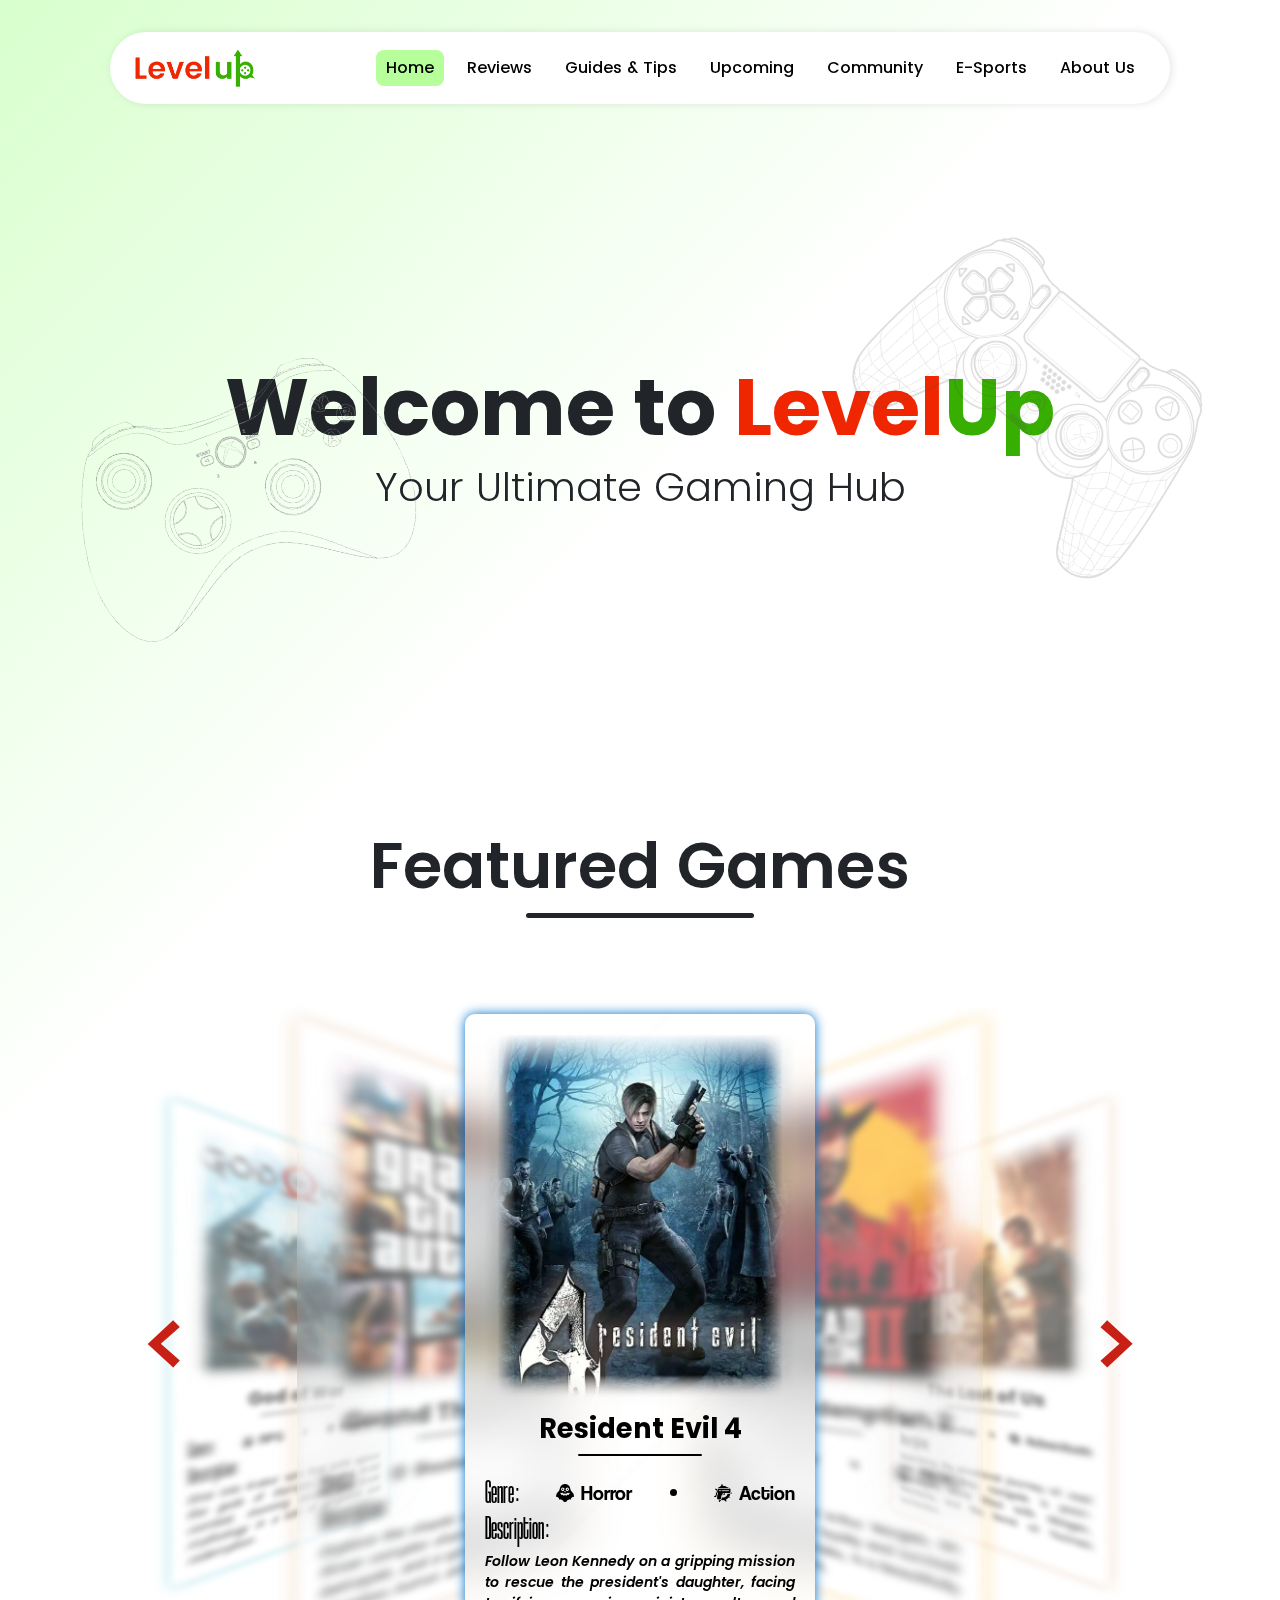
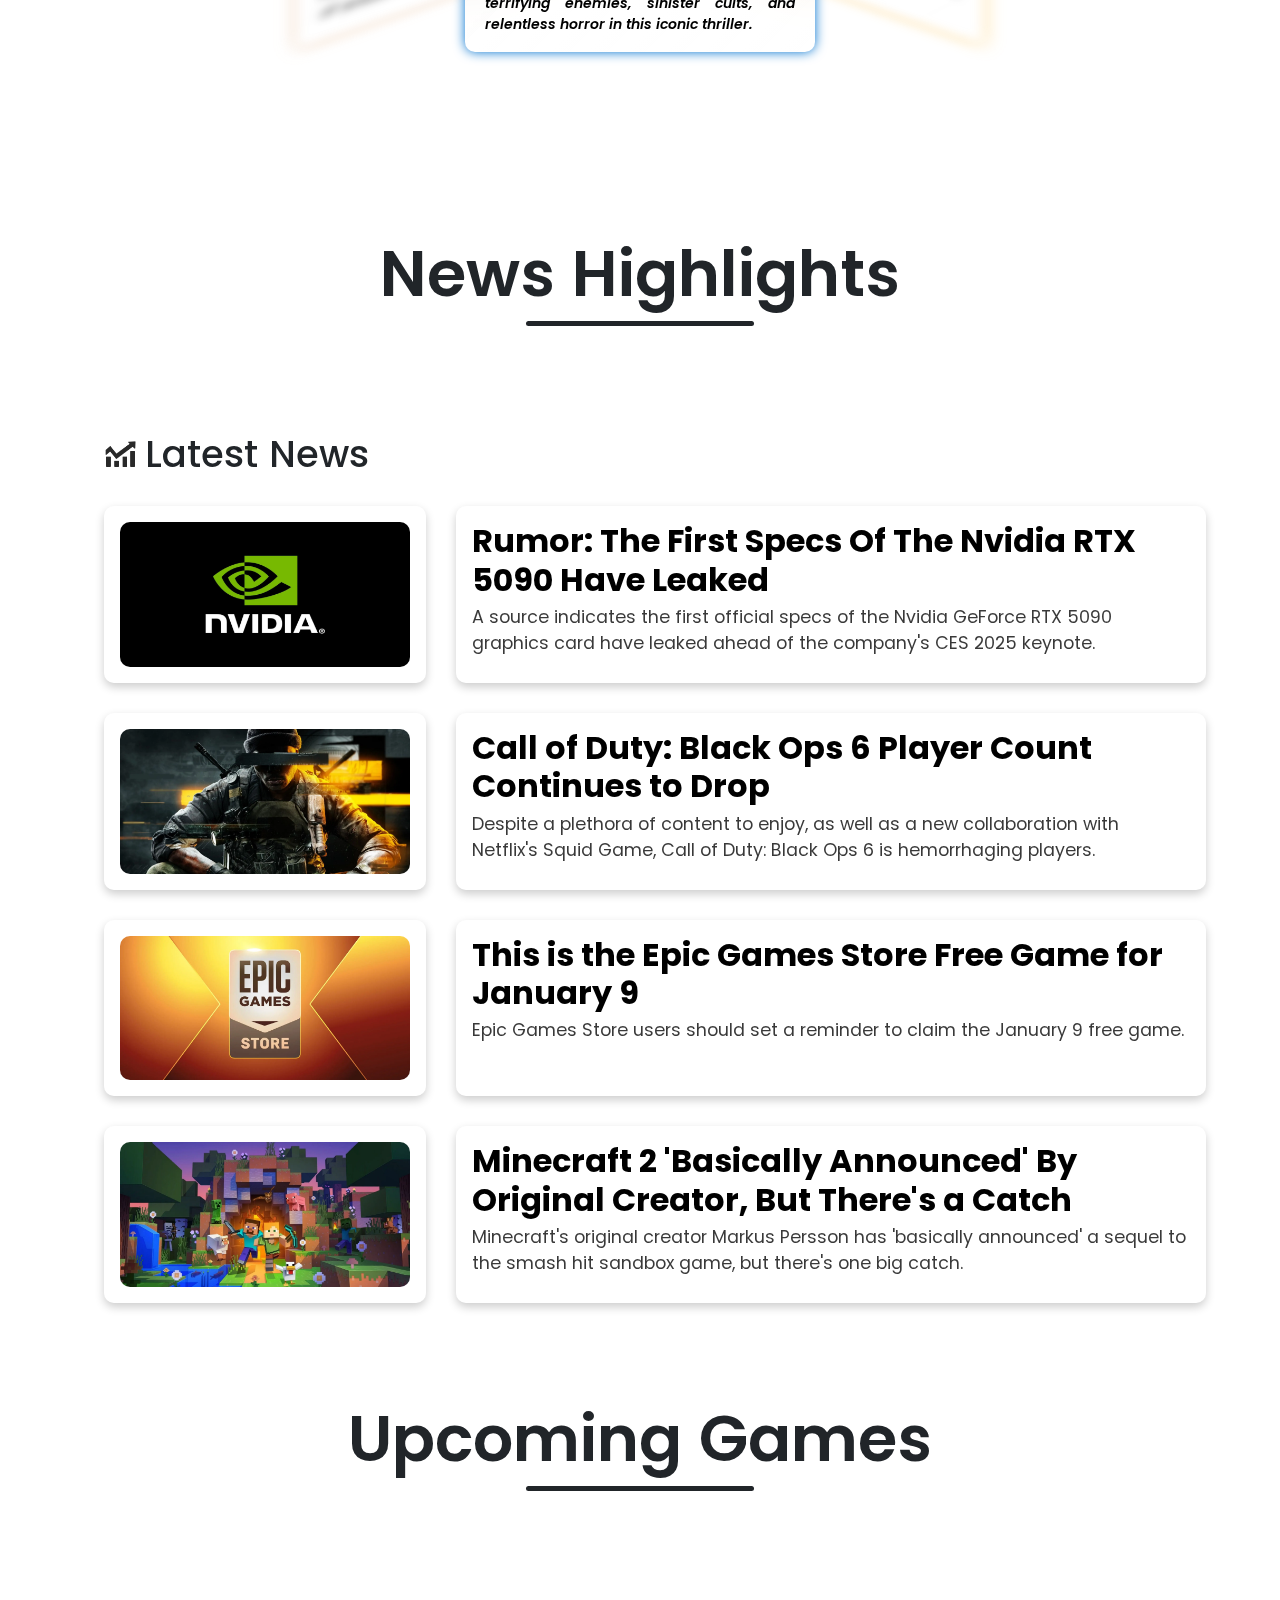
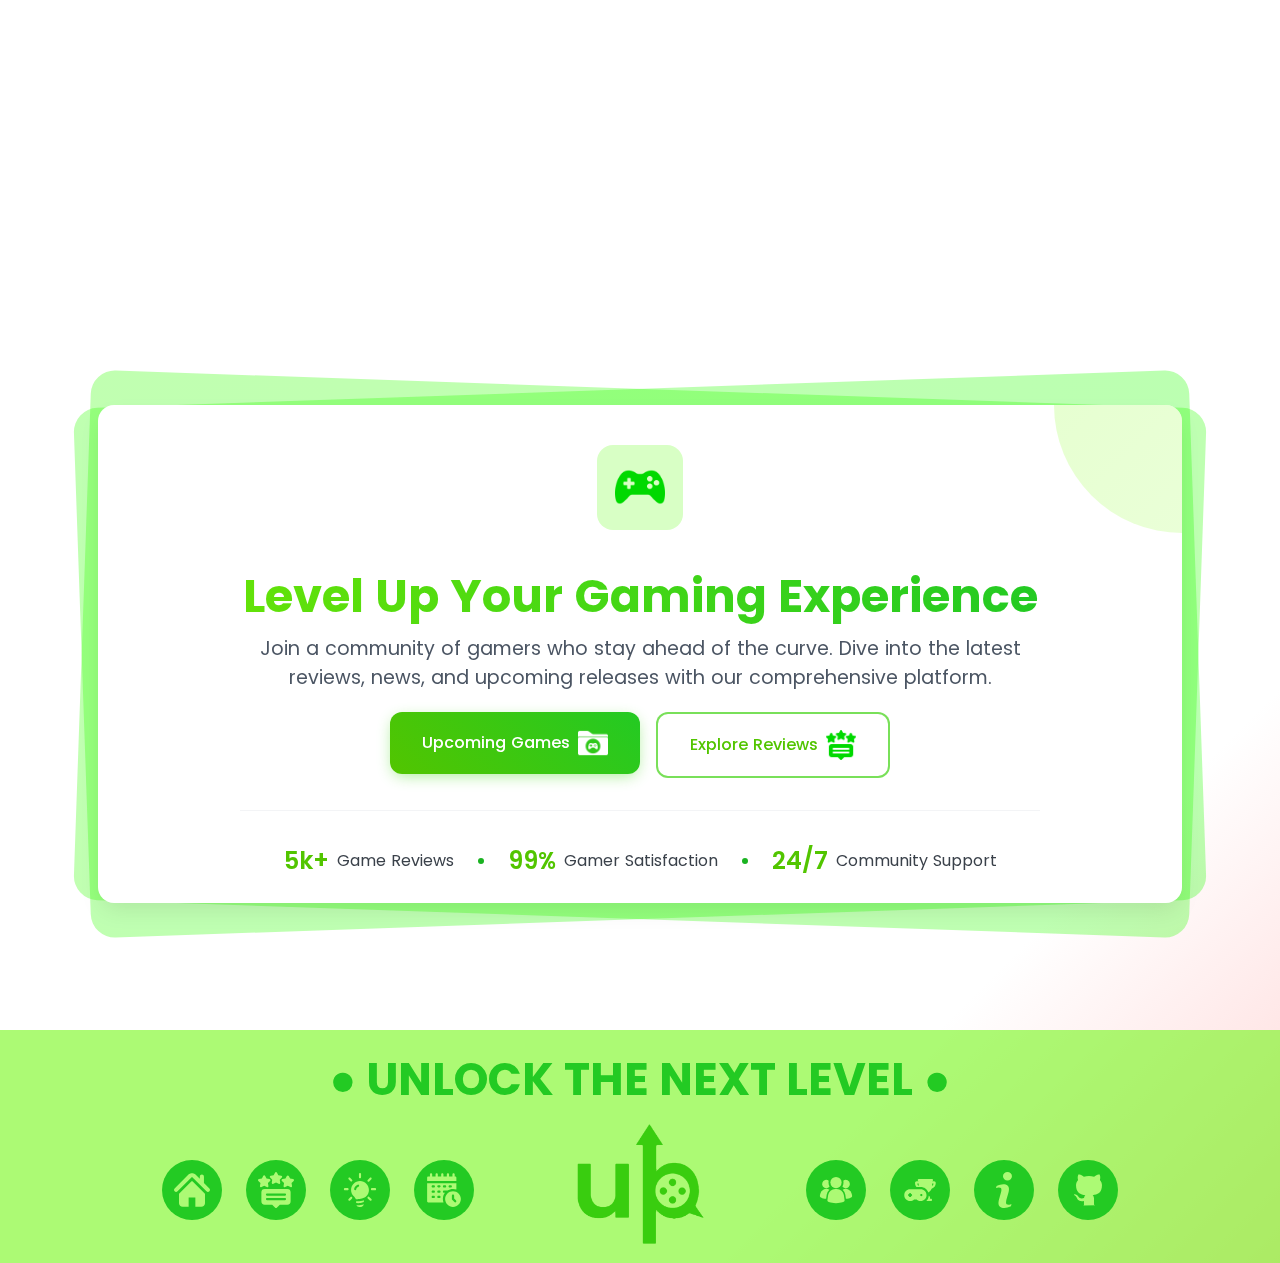
<file: index.html>
<!DOCTYPE html>
<html>

<head>
    <meta name="viewport" content="width=device-width, initial-scale=1">
    <title>LevelUp - Home</title>
    <link rel="stylesheet" href="css/home.min.css">
    <link rel="stylesheet" href="css/bootstrap.min.css">
    <link rel="stylesheet" href="css/nav-bar.min.css">
    <link rel="stylesheet" href="css/fonts.min.css">
    <link rel="icon" href="logo/logo_half.webp">
</head>

<body>
    <div class="container">
        <div class="rounded-navbar-container">
            <div class="rounded-navbar-inner">
                <a href="/" class="logo">
                    <img src="logo/logo_full.webp" class="img-fluid">
                </a>
                <div class="hamburger-menu">
                    <span></span>
                    <span></span>
                    <span></span>
                </div>
                <nav class="nav-menu rounded-corners">
                    <a href="/" class="nav-link-2 active">Home</a>
                    <a href="reviews" class="nav-link-2">Reviews</a>
                    <a href="guides&tips" class="nav-link-2">Guides & Tips</a>
                    <a href="upcoming" class="nav-link-2">Upcoming</a>
                    <a href="community" class="nav-link-2">Community</a>
                    <a href="esports" class="nav-link-2">E-Sports</a>
                    <a href="aboutus" class="nav-link-2">About Us</a>
                </nav>
            </div>
        </div>
        <div style="margin-top: 6%;">
            <div class="row main" style="height: 600px; padding: 220px 0px; margin-bottom: 8%;">
                <h1 style="text-align: center; font-weight: bolder; font-size: 5em;">
                    Welcome to <span style="color: #f02600;">Level</span><span style="color: #37af01;">Up</span>
                </h1>
                <h1 style="text-align: center; font-weight: 300;">
                    Your Ultimate Gaming Hub
                </h1>
            </div>
            <div class="row my-5">
                <h1 style="text-align: center; font-weight: 600; font-size: 4em;" class="sub-title">
                    Featured Games
                </h1>
                <hr class="title-line">
            </div>
            <div class="slider">
                <div class="item" id="item1">
                    <a target="_blank" href="https://mario.fandom.com/wiki/Super_Mario_Galaxy">
                        <img src="images/SuperMarioGalaxy.webp" class="img-fluid" id="cover">
                        <h1>Super Mario Galaxy</h1>
                    </a>
                    <hr>
                    <div class="genre-container">
                        <span class="genre">Genre :</span>
                        <span class="genre-text">
                            <img src="icons/platformer.webp" class="genre-icon">Platformer</span>
                        <span class="dot"></span>
                        <span class="genre-text">
                            <img src="icons/adventure.webp" class="genre-icon">Adventure</span>
                    </div>
                    <div class="description">
                        <div class="genre">Description :</div>
                        <div class="description-text">Join Mario in a gravity-defying journey through dazzling galaxies,
                            solving puzzles and battling iconic foes to rescue Princess Peach and save the universe.
                        </div>
                    </div>
                </div>
                <div class="item" id="item2">
                    <a target="_blank" href="https://godofwar.fandom.com/wiki/God_of_War_(2018)">
                        <img src="images/GodOfWar.webp" class="img-fluid" id="cover">
                        <h1>God of War</h1>
                    </a>
                    <hr>
                    <div class="genre-container">
                        <span class="genre">Genre :</span>
                        <span class="genre-text">
                            <img src="icons/rpg.webp" class="genre-icon">RPG</span>
                        <span class="dot"></span>
                        <span class="genre-text">
                            <img src="icons/adventure.webp" class="genre-icon">Adventure</span>
                    </div>
                    <div class="description">
                        <div class="genre">Description :</div>
                        <div class="description-text">Dive into Kratos' epic final battle against the gods of Olympus,
                            blending brutal combat, stunning visuals, and Greek mythology in a tale of vengeance and
                            redemption.</div>
                    </div>
                </div>
                <div class="item" id="item3">
                    <a target="_blank" href="https://gta.fandom.com/wiki/Grand_Theft_Auto_V">
                        <img src="images/gta5.webp" class="img-fluid" id="cover">
                        <h1>Grand Theft Auto V</h1>
                    </a>
                    <hr>
                    <div class="genre-container">
                        <span class="genre">Genre :</span>
                        <span class="genre-text">
                            <img src="icons/shooter.webp" class="genre-icon">Shooter</span>
                        <span class="dot"></span>
                        <span class="genre-text">
                            <img src="icons/racing.webp" class="genre-icon">Racing</span>
                    </div>
                    <div class="description">
                        <div class="genre">Description :</div>
                        <div class="description-text">Explore the chaotic world of Los Santos as three complex
                            characters navigate heists, betrayals, and a sprawling open world full of action, humor, and
                            endless possibilities.</div>
                    </div>
                </div>
                <div class="item" id="item4">
                    <a target="_blank" href="https://residentevil.fandom.com/wiki/Resident_Evil_4_(2005)">
                        <img src="images/ResidentEvil4.webp" class="img-fluid" id="cover">
                        <h1>Resident Evil 4</h1>
                    </a>
                    <hr>
                    <div class="genre-container">
                        <span class="genre">Genre :</span>
                        <span class="genre-text">
                            <img src="icons/horror.webp" class="genre-icon">Horror</span>
                        <span class="dot"></span>
                        <span class="genre-text">
                            <img src="icons/action.webp" class="genre-icon">Action</span>
                    </div>
                    <div class="description">
                        <div class="genre">Description :</div>
                        <div class="description-text">Follow Leon Kennedy on a gripping mission to rescue the
                            president's daughter, facing terrifying enemies, sinister cults, and relentless horror in
                            this iconic thriller.</div>
                    </div>
                </div>
                <div class="item" id="item5">
                    <a target="_blank" href="https://reddead.fandom.com/wiki/Red_Dead_Redemption_2">
                        <img src="images/RedDeadRedemption2.webp" class="img-fluid" id="cover">
                        <h1 style="font-size: 1.5em;">Red Dead Redemption 2</h1>
                    </a>
                    <hr>
                    <div class="genre-container">
                        <span class="genre">Genre :</span>
                        <span class="genre-text">
                            <img src="icons/shooter.webp" class="genre-icon">Shooter</span>
                        <span class="dot"></span>
                        <span class="genre-text">
                            <img src="icons/rpg.webp" class="genre-icon">RPG</span>
                    </div>
                    <div class="description">
                        <div class="genre">Description :</div>
                        <div class="description-text">Step into the boots of Arthur Morgan, an outlaw struggling with
                            loyalty and survival as the Wild West era fades, in a beautifully crafted open-world epic.
                        </div>
                    </div>
                </div>
                <div class="item" id="item6">
                    <a target="_blank" href="https://thelastofus.fandom.com/wiki/The_Last_of_Us">
                        <img src="images/TheLastOfUs.webp" class="img-fluid" id="cover">
                        <h1>The Last of Us</h1>
                    </a>
                    <hr>
                    <div class="genre-container">
                        <span class="genre">Genre :</span>
                        <span class="genre-text">
                            <img src="icons/shooter.webp" class="genre-icon">Shooter</span>
                        <span class="dot"></span>
                        <span class="genre-text">
                            <img src="icons/adventure.webp" class="genre-icon">Adventure</span>
                    </div>
                    <div class="description">
                        <div class="genre">Description :</div>
                        <div class="description-text">Experience the emotional journey of Joel and Ellie as they
                            navigate a post-apocalyptic world filled with danger, heartache, and the bond of human
                            connection.</div>
                    </div>
                </div>
                <div class="item" id="item7">
                    <a target="_blank" href="https://callofduty.fandom.com/wiki/Call_of_Duty:_Black_Ops_III">
                        <img src="images/CallOfDuty3.webp" class="img-fluid" id="cover">
                        <h1>Call of Duty III</h1>
                    </a>
                    <hr>
                    <div class="genre-container">
                        <span class="genre">Genre :</span>
                        <span class="genre-text">
                            <img src="icons/shooter.webp" class="genre-icon">Shooter</span>
                        <span class="dot"></span>
                        <span class="genre-text">
                            <img src="icons/adventure.webp" class="genre-icon">Adventure</span>
                    </div>
                    <div class="description">
                        <div class="genre">Description :</div>
                        <div class="description-text">Relive the gritty intensity of World War II with immersive
                            battles, strategic missions, and a focus on teamwork in one of the most realistic war
                            shooters of its time.</div>
                    </div>
                </div>
                <button id="next">></button>
                <button id="prev"><</button>
            </div>
            <div class="row my-5">
                <h1 style="text-align: center; font-weight: 600; font-size: 4em;" class="sub-title">
                    News Highlights
                </h1>
                <hr class="title-line">
            </div>
            <div class="news">
                <div class="news-title">
                    <h2 class="section-title">
                        Latest News
                    </h2>
                </div>
                <div class="news-part">
                    <div class="grid-container">
                        <div class="grid-item">
                            <img src="images/news/news1.webp" />
                        </div>
                        <div class="grid-item info">
                            <h3>Rumor: The First Specs Of The Nvidia RTX 5090 Have Leaked</h3>
                            <p>
                                A source indicates the first official specs of the Nvidia GeForce RTX 5090 graphics card
                                have leaked ahead of the company's CES 2025 keynote.
                            </p>
                        </div>

                        <div class="grid-item">
                            <img src="images/news/news2.webp" />
                        </div>
                        <div class="grid-item info">
                            <h3>Call of Duty: Black Ops 6 Player Count Continues to Drop</h3>
                            <p>
                                Despite a plethora of content to enjoy, as well as a new collaboration with Netflix's
                                Squid Game, Call of Duty: Black Ops 6 is hemorrhaging players.
                            </p>
                        </div>
                        <div class="grid-item">
                            <img src="images/news/news3.webp" />
                        </div>
                        <div class="grid-item info">
                            <h3>This is the Epic Games Store Free Game for January 9</h3>
                            <p>
                                Epic Games Store users should set a reminder to claim the January 9 free game.
                            </p>
                        </div>

                        <div class="grid-item">
                            <img src="images/news/news4.webp" />
                        </div>
                        <div class="grid-item info">
                            <h3>
                                Minecraft 2 'Basically Announced' By Original Creator, But There's a Catch</h3>
                            <p>
                                Minecraft's original creator Markus Persson has 'basically announced' a sequel to the
                                smash hit sandbox game, but there's one big catch.
                            </p>
                        </div>
                    </div>
                </div>
            </div>
            <div class="row my-5">
                <h1 style="text-align: center; font-weight: 600; font-size: 4em;" class="sub-title">
                    Upcoming Games
                </h1>
                <hr class="title-line">
            </div>
            <div>
                <div class="upcoming" reverse="true" style="
                    --width: 300px;
                    --height: 300px;
                    --quantity: 9;
                ">
                    <div class="list">
                        <div class="upcoming-game" style="--position: 1">
                            <div class="upcoming-image">
                                <img src="images/upcoming-games/aloft.webp" alt="Aloft">
                            </div>
                            <div class="upcoming-title">Aloft</div>
                        </div>
                        <div class="upcoming-game" style="--position: 2">
                            <div class="upcoming-image">
                                <img src="images/upcoming-games/airborne-empire.webp" alt="Airborne Empire">
                            </div>
                            <div class="upcoming-title">Airborne Empire</div>
                        </div>
                        <div class="upcoming-game" style="--position: 3">
                            <div class="upcoming-image">
                                <img src="images/upcoming-games/dread-out.webp" alt="DreadOut">
                            </div>
                            <div class="upcoming-title">DreadOut</div>
                        </div>
                        <div class="upcoming-game" style="--position: 4">
                            <div class="upcoming-image">
                                <img src="images/upcoming-games/evo.webp" alt="Assetto Corsa EVO">
                            </div>
                            <div class="upcoming-title">Assetto Corsa EVO</div>
                        </div>
                        <div class="upcoming-game" style="--position: 5">
                            <div class="upcoming-image">
                                <img src="images/upcoming-games/faraway.webp" alt="Faraway">
                            </div>
                            <div class="upcoming-title">Faraway</div>

                        </div>
                        <div class="upcoming-game" style="--position: 6">
                            <div class="upcoming-image">
                                <img src="images/upcoming-games/hollow-home.webp" alt="Hollow Home">
                            </div>
                            <div class="upcoming-title">Hollow Home</div>
                        </div>
                        <div class="upcoming-game" style="--position: 7">
                            <div class="upcoming-image">
                                <img src="images/upcoming-games/human-within.webp" alt="Human Within">
                            </div>
                            <div class="upcoming-title">Human Within</div>
                        </div>
                        <div class="upcoming-game" style="--position: 8">
                            <div class="upcoming-image">
                                <img src="images/upcoming-games/rodeostampede.webp" alt="Rodeo Stampede">
                            </div>
                            <div class="upcoming-title">Rodeo Stampede</div>
                        </div>
                        <div class="upcoming-game" style="--position: 9">
                            <div class="upcoming-image">
                                <img src="images/upcoming-games/tribe-nation.webp" alt="Tribe Nation">
                            </div>
                            <div class="upcoming-title">Tribe Nation</div>
                        </div>
                    </div>
                </div>
            </div>
            <div class="cta-wrapper">
                <div class="bg-gradient-1"></div>
                <div class="bg-gradient-2"></div>
                <div class="cta-content">
                    <div class="circle-bg"></div>
                    <div class="content-inner">
                        <div class="icon-header">
                            <img src="icons/controller.webp" alt="Controller" class="green-icon" width="50" height="50">
                        </div>
                        <h2 class="cta-title">Level Up Your Gaming Experience</h2>
                        <p class="subtitle">
                            Join a community of gamers who stay ahead of the curve. Dive into the latest reviews, news,
                            and
                            upcoming releases with our comprehensive platform.
                        </p>
                        <div class="buttons">
                            <a href="upcoming" class="button-link">
                                <button class="cta-btn btn-red">
                                    Upcoming Games
                                    <img src="icons/games.webp" alt="Games" class="inverted" width="30" height="30">
                                </button>
                            </a>
                            <a href="reviews" class="button-link">
                                <button class="cta-btn btn-normal">
                                    Explore Reviews
                                    <img src="icons/reviews.webp" alt="Reviews" class="green-icon" width="30"
                                        height="30">
                                </button>
                            </a>
                        </div>
                        <div class="stats">
                            <div class="stat">
                                <span class="number">5k+</span>
                                Game Reviews
                            </div>
                            <div class="dot"></div>
                            <div class="stat">
                                <span class="number">99%</span>
                                Gamer Satisfaction
                            </div>
                            <div class="dot"></div>
                            <div class="stat">
                                <span class="number">24/7</span>
                                Community Support
                            </div>
                        </div>
                    </div>
                </div>
            </div>
        </div>
        <footer class="footer">
            <div class="content">
                <div class="footer-tag">
                    <h2 class="slogan">● UNLOCK THE NEXT LEVEL ●</h2>
                </div>
                <div class="bottom-center">
                    <div class="bottom-row">
                        <div class="page-icons">
                            <a href="/" class="page-icon">
                                <img src="icons/ghome.svg" alt="Home" class="page-icon-img">
                            </a>
                            <a href="reviews" class="page-icon">
                                <img src="icons/greviews.svg" alt="Reviews" class="page-icon-img">
                            </a>
                            <a href="guides&tips" class="page-icon">
                                <img src="icons/gtips.svg" alt="Guides & Tips" class="page-icon-img">
                            </a>
                            <a href="upcoming" class="page-icon">
                                <img src="icons/gupcoming.svg" alt="Upcoming" class="page-icon-img">
                            </a>
                        </div>
                        <div class="logo">
                            <a href="/">
                                <div class="footer-logo-container">
                                    <img src="logo/logo_bw.webp" alt="Full Logo" class="short-logo logo-img">
                                    <img src="logo/logo_full.webp" alt="Simplified Logo" class="full-logo">
                                </div>
                            </a>
                        </div>
                        <div class="page-icons">
                            <a href="community" class="page-icon">
                                <img src="icons/gcommunity.svg" alt="Community" class="page-icon-img">
                            </a>
                            <a href="esports" class="page-icon">
                                <img src="icons/gesports.svg" alt="E-Sports" class="page-icon-img">
                            </a>
                            <a href="aboutus" class="page-icon">
                                <img src="icons/gaboutus.svg" alt="About Us" class="page-icon-img">
                            </a>
                            <a target="_blank" href="https://github.com/zakariaarc" class="page-icon">
                                <img src="icons/ggithub.svg" alt="GitHub Profile" class="page-icon-img">
                            </a>
                        </div>
                    </div>
                </div>
            </div>
        </footer>
    </div>
    <script src="/js/app.min.js"></script>
    <script src="/js/menu.min.js"></script>
</body>

</html>
</file>
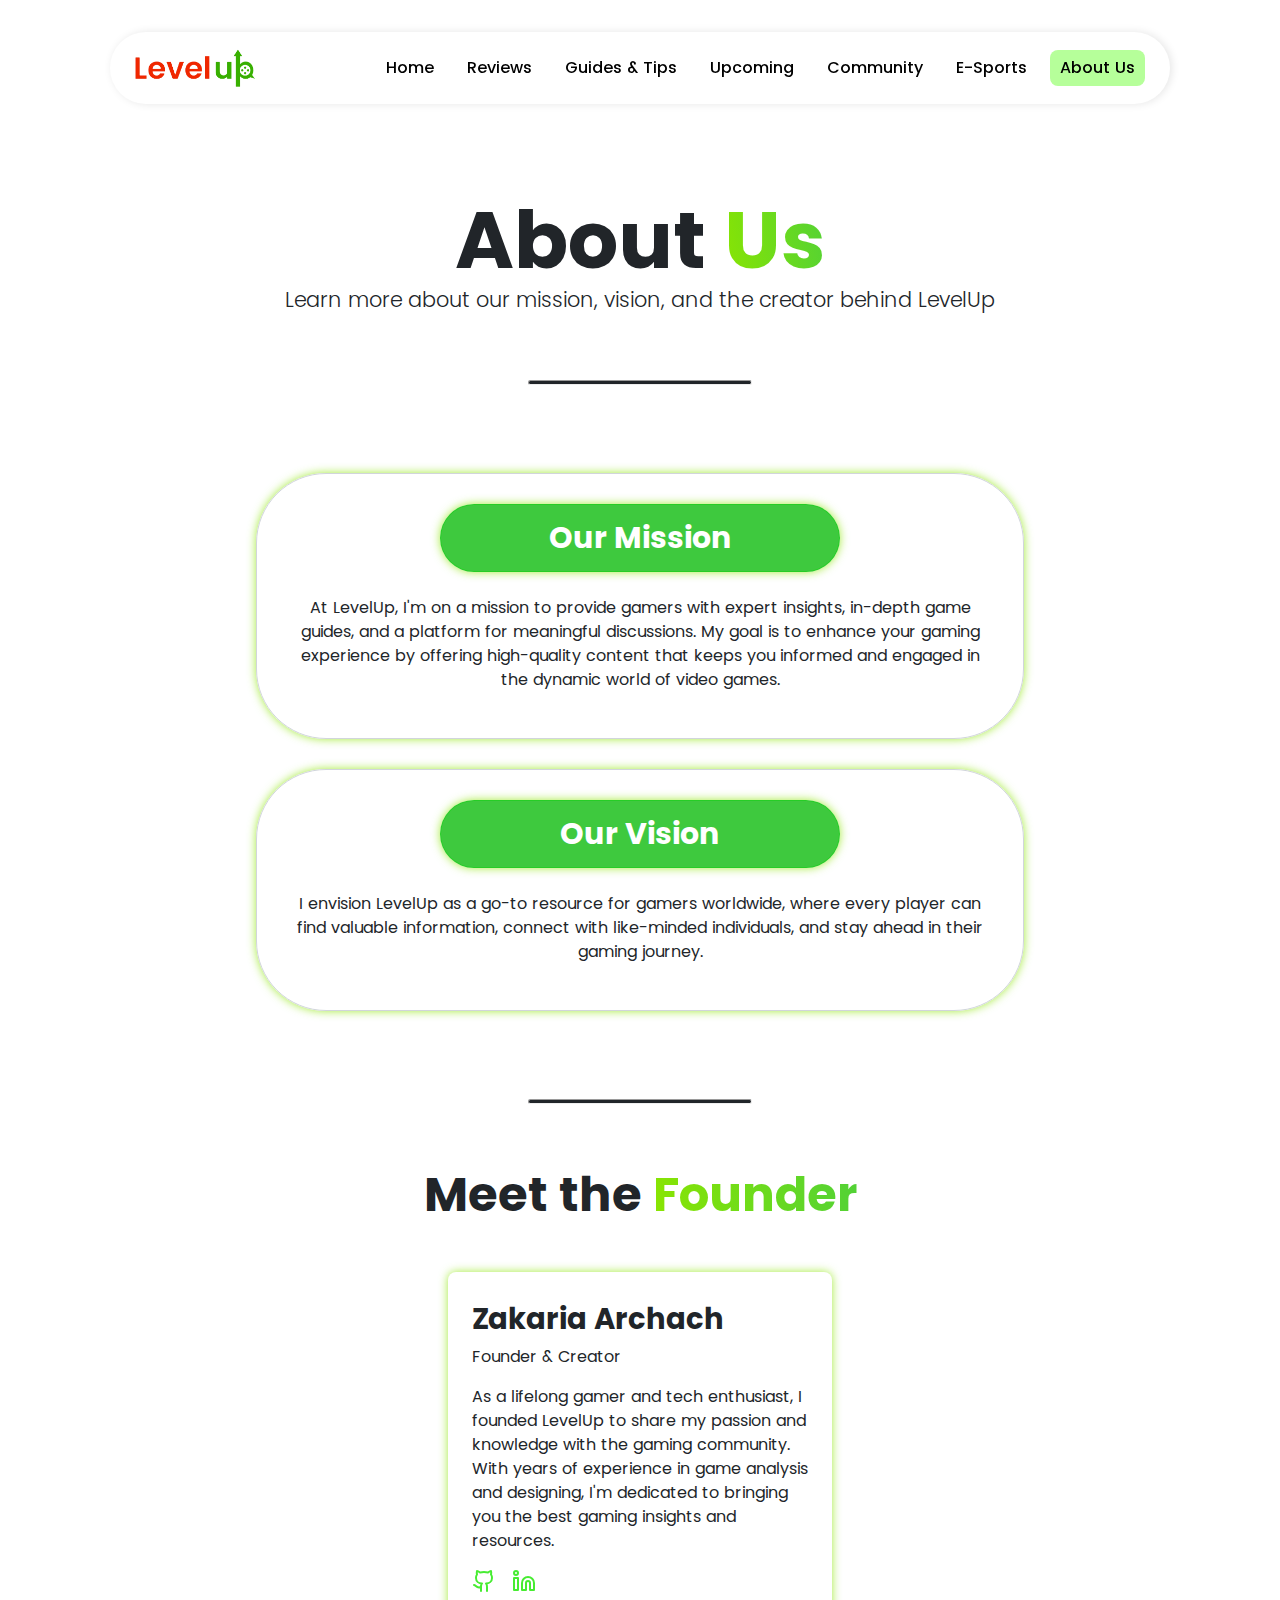
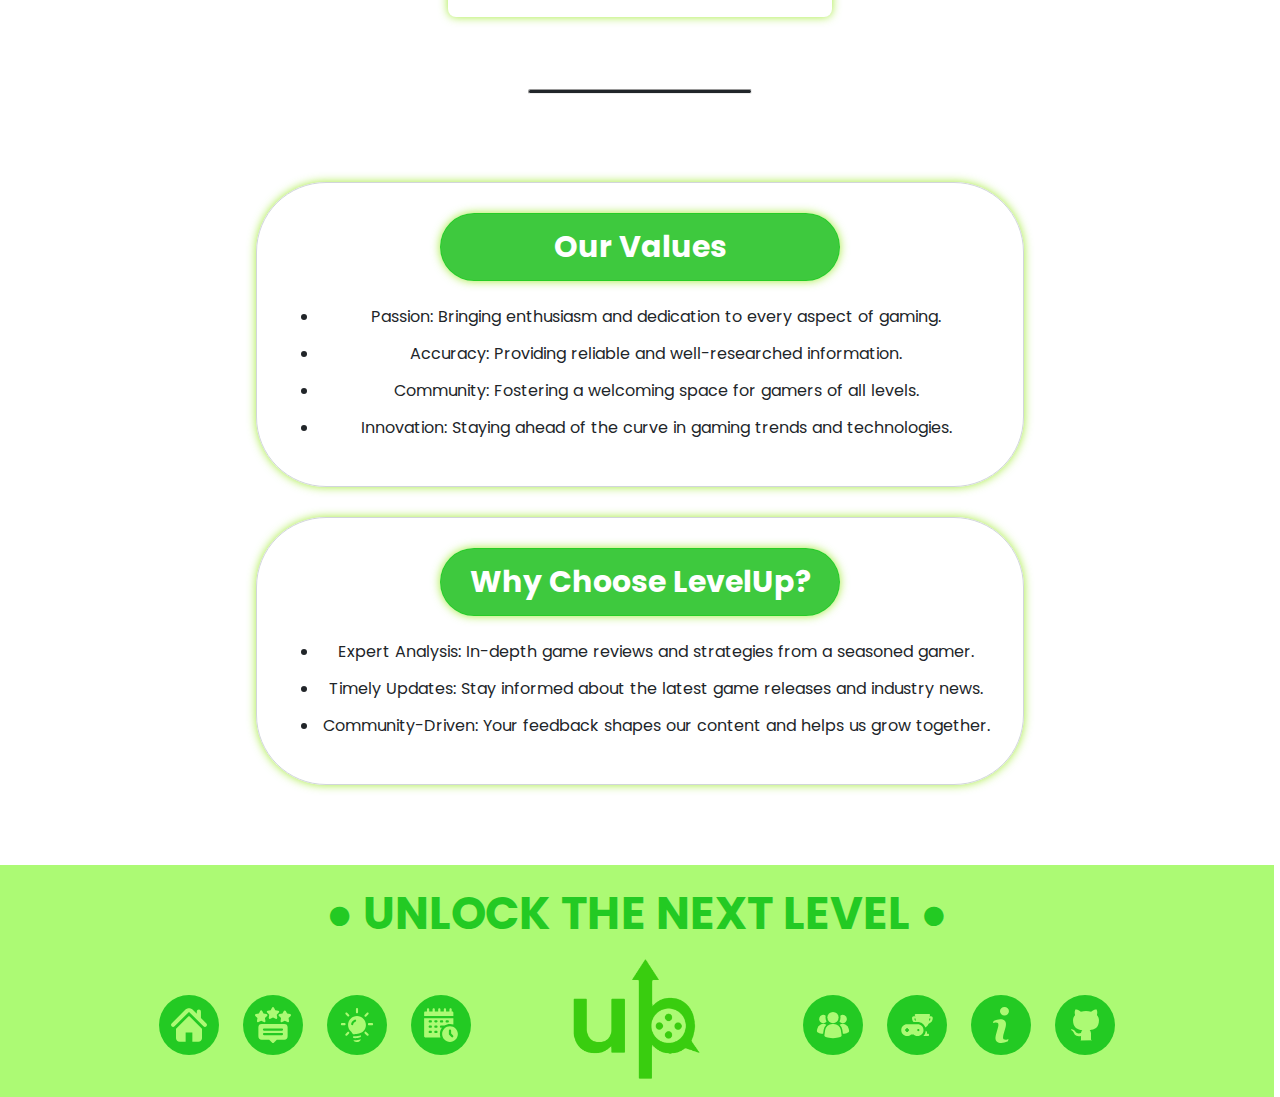
<file: aboutus.html>
<!DOCTYPE html>
<html>

<head>
    <meta name="viewport" content="width=device-width, initial-scale=1">
    <title>About Us</title>
    <link rel="stylesheet" href="css/aboutus.min.css">
    <link rel="stylesheet" href="css/bootstrap.min.css">
    <link rel="stylesheet" href="css/nav-bar.min.css">
    <link rel="stylesheet" href="css/fonts.min.css">
    <link rel="icon" href="logo/logo_half.webp">
</head>

<body>
    <div class="container">
        <div class="rounded-navbar-container">
            <div class="rounded-navbar-inner">
        <a href="/" class="logo">
          <img src="logo/logo_full.webp" class="img-fluid">
        </a>
        <div class="hamburger-menu">
          <span></span>
          <span></span>
          <span></span>
        </div>
                <nav class="nav-menu rounded-corners">
                    <a href="/" class="nav-link-2">Home</a>
                    <a href="reviews" class="nav-link-2">Reviews</a>
                    <a href="guides&tips" class="nav-link-2">Guides & Tips</a>
                    <a href="upcoming" class="nav-link-2">Upcoming</a>
                    <a href="community" class="nav-link-2">Community</a>
                    <a href="esports" class="nav-link-2">E-Sports</a>
                    <a href="aboutus" class="nav-link-2 active">About Us</a>
                    
                </nav>
            </div>
        </div>
        <section class="banner-section">
            <div class="main">
                <h1 class="banner-heading">
                    About <span class="colored">Us</span> </h1>
                <h1 class="banner-subtitle">
                    Learn more about our mission, vision, and the creator behind LevelUp
                </h1>
            </div>
        </section>
        <hr class="title-line">
        <section class="mission-vision">
            <div class="vision-container">
                <div class="aboutus-content">
                    <h2>Our Mission</h2>
                    <p>At LevelUp, I'm on a mission to provide gamers with expert insights, in-depth game guides, and a
                        platform for meaningful discussions. My goal is to enhance your gaming experience by offering
                        high-quality content that keeps you informed and engaged in the dynamic world of video games.
                    </p>
                </div>
                <div class="aboutus-content">
                    <h2>Our Vision</h2>
                    <p>I envision LevelUp as a go-to resource for gamers worldwide, where every player can find
                        valuable
                        information, connect with like-minded individuals, and stay ahead in their gaming journey.
                    </p>
                </div>
            </div>
        </section>
        <hr class="title-line">
        <section class="team">
            <div class="team-container">
                <h2 style="font-size: 48px; margin-top: -10px;">Meet the <span class="colored">Founder</span></h2>
                <div class="founder-card">
                    <div class="founder-info">
                        <h3 style="font-size: 29px; margin-top: 6px;">Zakaria Archach</h3>
                        <p class="role">Founder & Creator</p>
                        <p class="bio">As a lifelong gamer and tech enthusiast, I founded LevelUp to share my passion
                            and
                            knowledge with the gaming community. With years of experience in game analysis and
                            designing,
                            I'm dedicated to bringing you the best gaming insights and resources.</p>
                        <div class="social-links">
                            <a href="https://github.com/zakariaarc" aria-label="Github" target="_blank">
                                <svg xmlns="http://www.w3.org/2000/svg" width="24" height="24" viewBox="0 0 24 24"
                                    fill="none" stroke="#47ec32" stroke-width="2" stroke-linecap="round"
                                    stroke-linejoin="round" class="lucide lucide-github">
                                    <path
                                        d="M15 22v-4a4.8 4.8 0 0 0-1-3.5c3 0 6-2 6-5.5.08-1.25-.27-2.48-1-3.5.28-1.15.28-2.35 0-3.5 0 0-1 0-3 1.5-2.64-.5-5.36-.5-8 0C6 2 5 2 5 2c-.3 1.15-.3 2.35 0 3.5A5.403 5.403 0 0 0 4 9c0 3.5 3 5.5 6 5.5-.39.49-.68 1.05-.85 1.65-.17.6-.22 1.23-.15 1.85v4" />
                                    <path d="M9 18c-4.51 2-5-2-7-2" />
                                </svg>
                            </a>
                            <a href="https://www.linkedin.com/in/zakariaar/" aria-label="LinkedIn" target="_blank">
                                <svg xmlns="http://www.w3.org/2000/svg" width="24" height="24" viewBox="0 0 24 24"
                                    fill="none" stroke="#47ec32" stroke-width="2" stroke-linecap="round"
                                    stroke-linejoin="round" class="lucide lucide-linkedin">
                                    <path
                                        d="M16 8a6 6 0 0 1 6 6v7h-4v-7a2 2 0 0 0-2-2 2 2 0 0 0-2 2v7h-4v-7a6 6 0 0 1 6-6z" />
                                    <rect width="4" height="12" x="2" y="9" />
                                    <circle cx="4" cy="4" r="2" />
                                </svg>
                            </a>
                        </div>
                    </div>
                </div>
            </div>
        </section>
        <hr class="title-line">
        <section class="mission-vision">
            <div class="vision-container">
                <div class="aboutus-content">
                    <h2>Our Values</h2>
                    <ul>
                        <li>Passion: Bringing enthusiasm and dedication to every aspect of gaming.</li>
                        <li>Accuracy: Providing reliable and well-researched information.</li>
                        <li>Community: Fostering a welcoming space for gamers of all levels.</li>
                        <li>Innovation: Staying ahead of the curve in gaming trends and technologies.</li>
                    </ul>
                </div>
                <div class="aboutus-content">
                    <h2>Why Choose LevelUp?</h2>
                    <ul>
                        <li>Expert Analysis: In-depth game reviews and strategies from a seasoned gamer.</li>
                        <li>Timely Updates: Stay informed about the latest game releases and industry news.</li>
                        <li>Community-Driven: Your feedback shapes our content and helps us grow together.</li>
                    </ul>
                </div>
            </div>
        </section>
        <footer class="footer">
            <div class="content">
                <div class="footer-tag">
                    <h2 class="slogan">● UNLOCK THE NEXT LEVEL ●</h2>
                </div>
                <div class="bottom-center">
                    <div class="bottom-row">
                        <div class="page-icons">
                            <a href="/" class="page-icon">
                                <img src="icons/ghome.svg" alt="Home" class="page-icon-img">
                            </a>
                            <a href="reviews" class="page-icon">
                                <img src="icons/greviews.svg" alt="Reviews" class="page-icon-img">
                            </a>
                            <a href="guides&tips" class="page-icon">
                                <img src="icons/gtips.svg" alt="Guides & Tips" class="page-icon-img">
                            </a>
                            <a href="upcoming" class="page-icon">
                                <img src="icons/gupcoming.svg" alt="Upcoming" class="page-icon-img">
                            </a>
                        </div>
                        <div class="logo">
                            <a href="/">
                                <div class="footer-logo-container">
                                    <img src="logo/logo_bw.webp" alt="Full Logo" class="short-logo logo-img">
                                    <img src="logo/logo_full.webp" alt="Simplified Logo" class="full-logo">
                                </div>
                            </a>
                        </div>
                        <div class="page-icons">
                            <a href="community" class="page-icon">
                                <img src="icons/gcommunity.svg" alt="Community" class="page-icon-img">
                            </a>
                            <a href="esports" class="page-icon">
                                <img src="icons/gesports.svg" alt="E-Sports" class="page-icon-img">
                            </a>
                            <a href="aboutus" class="page-icon">
                                <img src="icons/gaboutus.svg" alt="About Us" class="page-icon-img">
                            </a>
                            <a target="_blank" href="https://github.com/zakariaarc" class="page-icon">
                                <img src="icons/ggithub.svg" alt="GitHub Profile" class="page-icon-img">
                            </a>
                        </div>
                    </div>
                </div>
            </div>
        </footer>
    </div>
    <script src="/js/menu.min.js"></script>
</body>

</html>
</file>
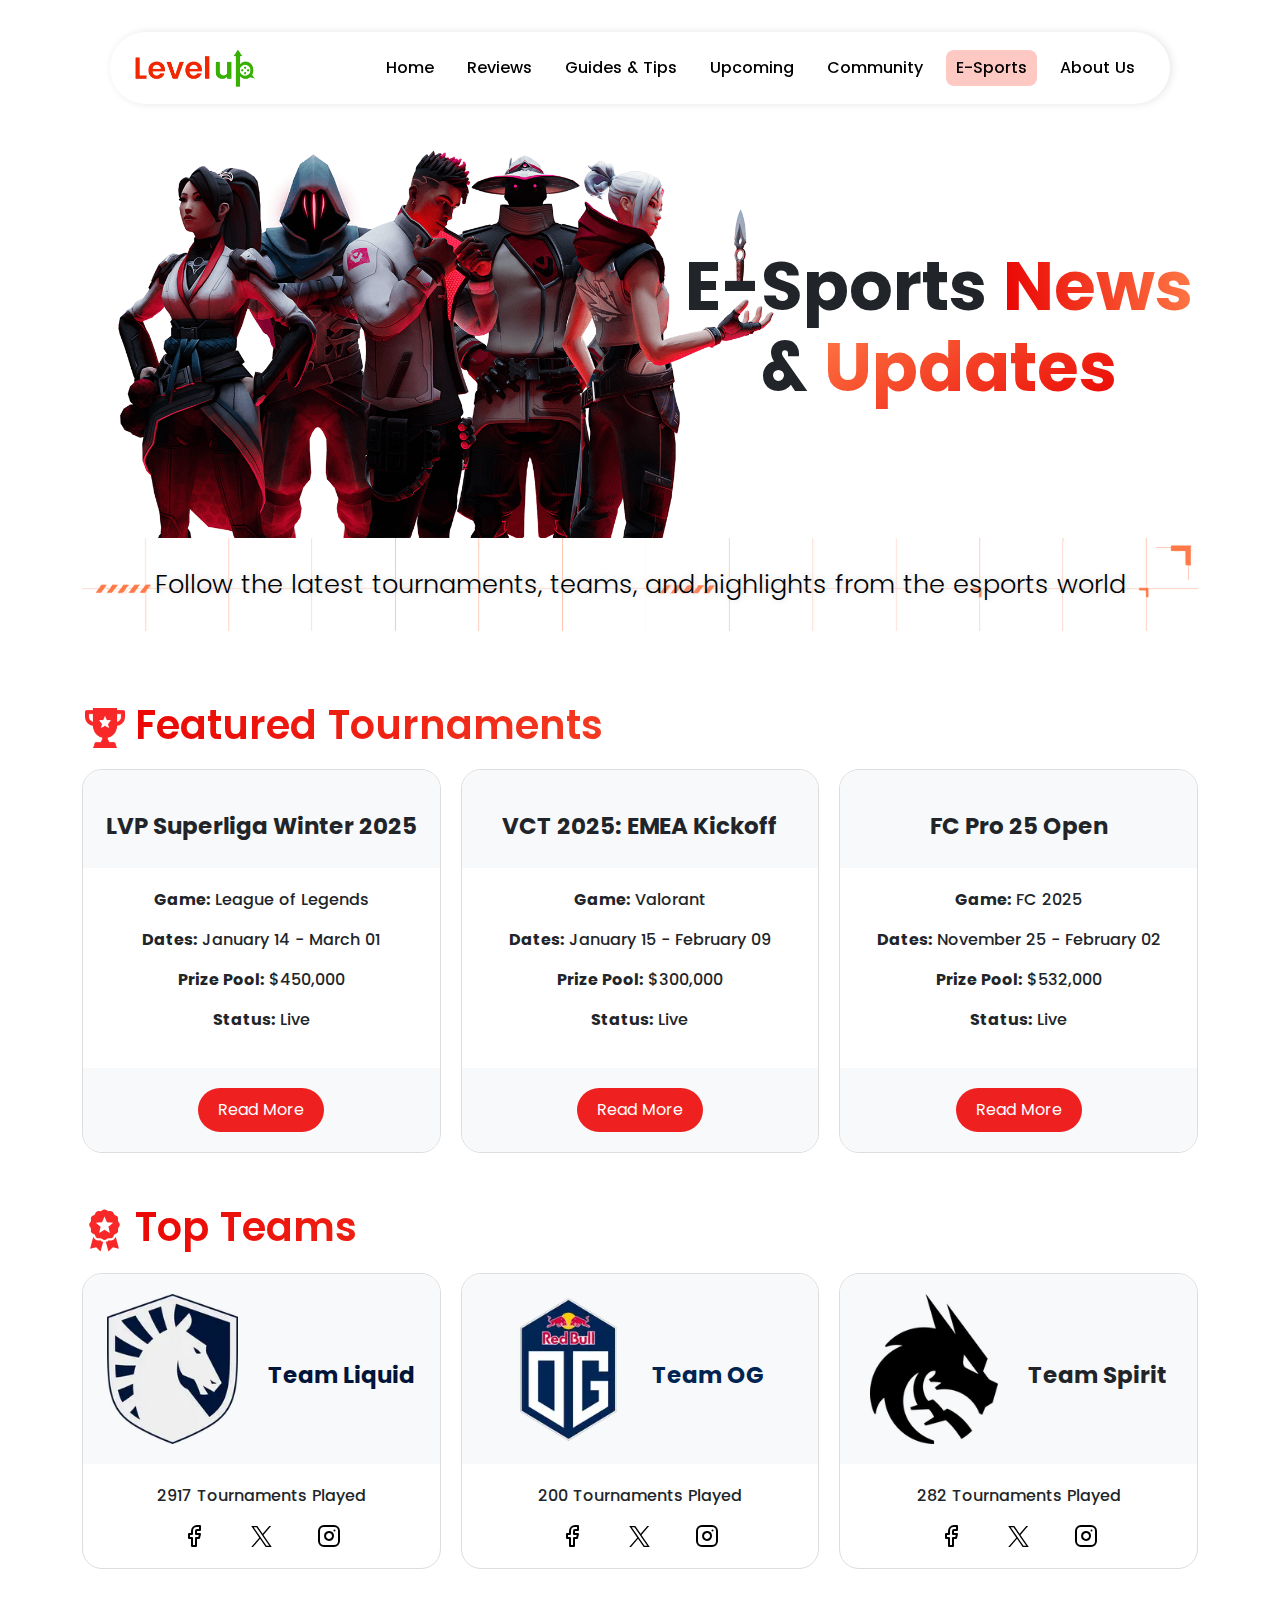
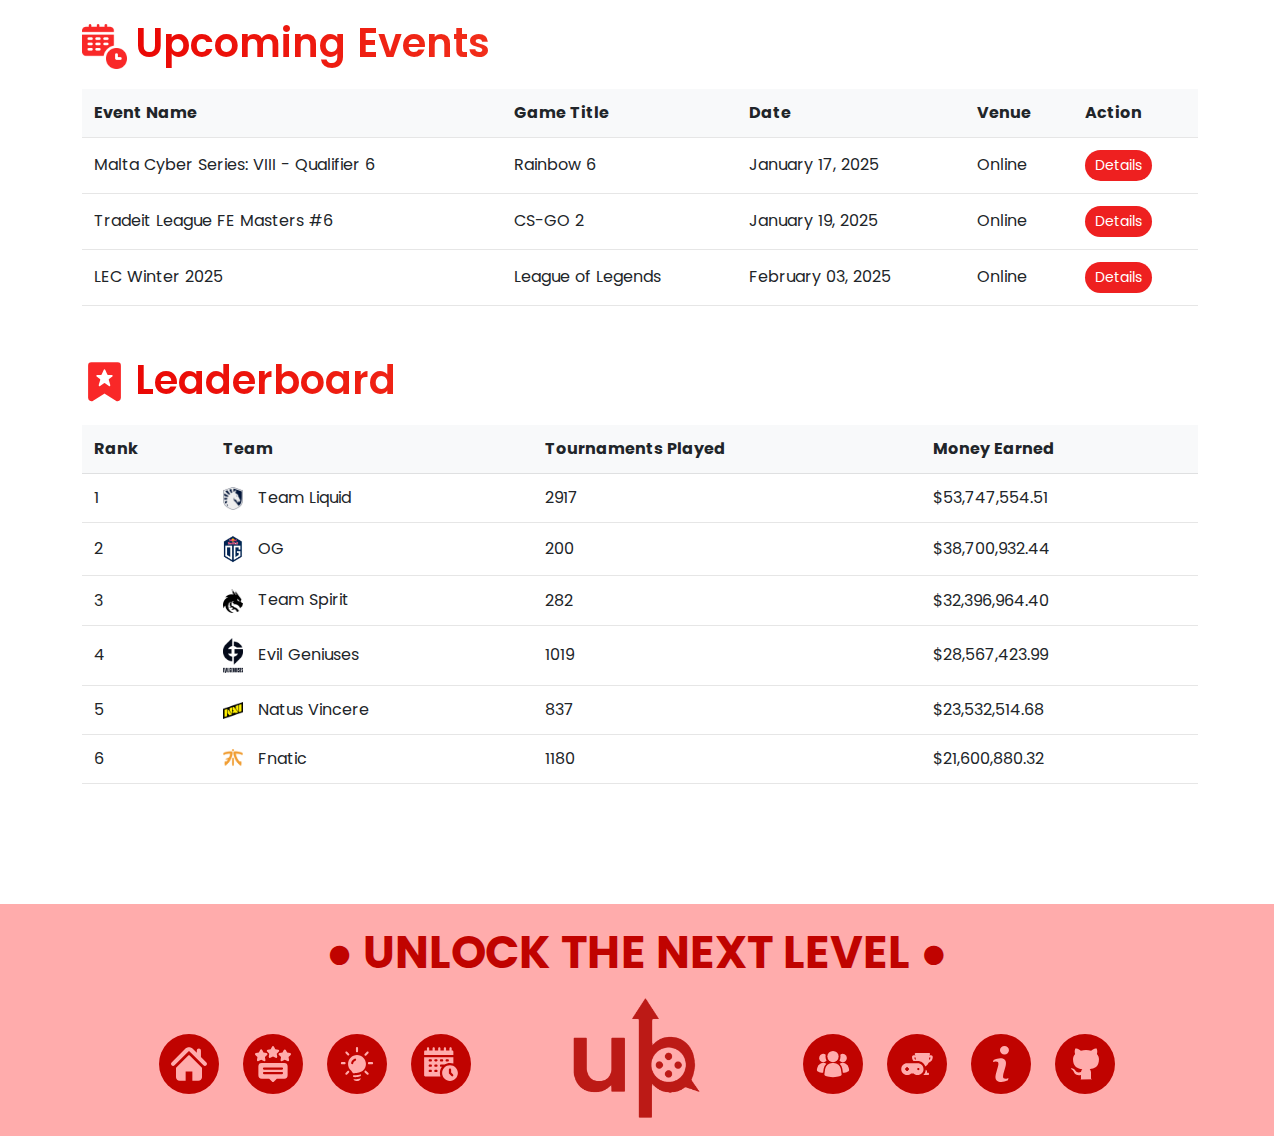
<file: esports.html>
<!DOCTYPE html>
<html>

<head>
    <meta name="viewport" content="width=device-width, initial-scale=1">
    <title>E-Sports</title>
    <link rel="stylesheet" href="css/esports.min.css">
    <link rel="stylesheet" href="css/bootstrap.min.css">
    <link rel="stylesheet" href="css/nav-bar.min.css">
    <link rel="stylesheet" href="css/fonts.min.css">
    <link rel="icon" href="logo/logo_half.webp">
</head>

<body>
    <div class="container">
        <div class="rounded-navbar-container">
            <div class="rounded-navbar-inner">
        <a href="/" class="logo">
          <img src="logo/logo_full.webp" class="img-fluid">
        </a>
        <div class="hamburger-menu">
          <span></span>
          <span></span>
          <span></span>
        </div>
                <nav class="nav-menu rounded-corners">
                    <a href="/" class="nav-link-2 ">Home</a>
                    <a href="reviews" class="nav-link-2">Reviews</a>
                    <a href="guides&tips" class="nav-link-2">Guides & Tips</a>
                    <a href="upcoming" class="nav-link-2">Upcoming</a>
                    <a href="community" class="nav-link-2">Community</a>
                    <a href="esports" class="nav-link-2 active">E-Sports</a>
                    <a href="aboutus" class="nav-link-2">About Us</a>
                    
                </nav>
            </div>
        </div>
        <section class="banner-section">
            <div class="banner-image">
                <img src="images/esports/banner.webp" alt="banner image">
            </div>
            <div class="main">
                <h1 class="banner-heading">
                    E-Sports <span class="colored">News</span> </h1>
                <h1 class="banner-heading">
                    & <span class="colored2">Updates</span> </h1>
            </div>
        </section>
        <section class="tall-banner">
            <div class="tall-banner-container">
                <h2 class="tall-banner-title">Follow the latest tournaments, teams, and highlights from the esports
                    world</h2>
                <img src="images/guides/tall-banner.webp" alt="tall banner">
            </div>
        </section>
        <h1 class="colored featured">Featured Tournaments</h1>
        <section class="featured-tournaments">

            <div class="grid-card-grid">
                <div class="grid-card">
                    <div class="grid-card-header">
                        <h3 style="font-size: 28px;">LVP Superliga Winter 2025</h3>
                    </div>
                    <div class="grid-card-content">
                        <p><strong>Game:</strong> League of Legends</p>
                        <p><strong>Dates:</strong> January 14 - March 01</p>
                        <p><strong>Prize Pool:</strong> $450,000</p>
                        <p><strong>Status:</strong> Live</p>
                    </div>
                    <div class="grid-card-footer">
                        <a target="_blank" href="https://escharts.com/tournaments/lol/superliga-dominos-2025-winter">
                            <button class="ebtn">Read More</button>
                        </a>
                    </div>
                </div>
                <div class="grid-card">
                    <div class="grid-card-header">
                        <h3 style="font-size: 28px;">VCT 2025: EMEA Kickoff</h3>
                    </div>
                    <div class="grid-card-content">
                        <p><strong>Game:</strong> Valorant</p>
                        <p><strong>Dates:</strong> January 15 - February 09</p>
                        <p><strong>Prize Pool:</strong> $300,000</p>
                        <p><strong>Status:</strong> Live</p>
                    </div>
                    <div class="grid-card-footer">
                        <a target="_blank"
                            href="https://escharts.com/tournaments/valorant/vct-2025-emea-kickoff-valorant">
                            <button class="ebtn">Read More</button>
                        </a>
                    </div>
                </div>
                <div class="grid-card">
                    <div class="grid-card-header">
                        <h3 style="font-size: 28px;">FC Pro 25 Open</h3>
                    </div>
                    <div class="grid-card-content">
                        <p><strong>Game:</strong> FC 2025</p>
                        <p><strong>Dates:</strong> November 25 - February 02</p>
                        <p><strong>Prize Pool:</strong> $532,000</p>
                        <p><strong>Status:</strong> Live</p>
                    </div>
                    <div class="grid-card-footer">
                        <a target="_blank" href="https://escharts.com/tournaments/fifa/fc-pro-25-open-fifa">
                            <button class="ebtn">Read More</button>
                        </a>
                    </div>
                </div>
            </div>
        </section>
        <h1 class="colored topteams">Top Teams</h1>
        <section class="top-teams-players">
            <div class="grid-card-grid">
                <div class="grid-card">
                    <div class="grid-card-header">
                        <img src="images/esports/liquid.webp" alt="Team Liquid logo" class="team-logo">
                        <h3 style="color: #011439;">Team Liquid</h3>
                    </div>
                    <div class="grid-card-content">
                        <p>2917 Tournaments Played</p>
                        <div class="social-links">
                            <a href="https://www.facebook.com/teamliquid/" target="_blank">
                                <svg xmlns="http://www.w3.org/2000/svg" width="24" height="24" viewBox="0 0 24 24"
                                    fill="none" stroke="currentColor" stroke-width="2" stroke-linecap="round"
                                    stroke-linejoin="round">
                                    <path d="M18 2h-3a5 5 0 0 0-5 5v3H7v4h3v8h4v-8h3l1-4h-4V7a1 1 0 0 1 1-1h3z">
                                    </path>
                                </svg>
                            </a>
                            <a href="https://x.com/TeamLiquid" target="_blank">
                                <svg id="Capa_1" width="21" height="21" enable-background="new 0 0 1226.37 1226.37"
                                    viewBox="0 0 1226.37 1226.37" xmlns="http://www.w3.org/2000/svg">
                                    <path
                                        d="m727.348 519.284 446.727-519.284h-105.86l-387.893 450.887-309.809-450.887h-357.328l468.492 681.821-468.492 544.549h105.866l409.625-476.152 327.181 476.152h357.328l-485.863-707.086zm-144.998 168.544-47.468-67.894-377.686-540.24h162.604l304.797 435.991 47.468 67.894 396.2 566.721h-162.604l-323.311-462.446z" />
                                </svg>
                            </a>
                            <a href="https://www.instagram.com/teamliquid/" target="_blank">
                                <svg xmlns="http://www.w3.org/2000/svg" width="24" height="24" viewBox="0 0 24 24"
                                    fill="none" stroke="currentColor" stroke-width="2" stroke-linecap="round"
                                    stroke-linejoin="round">
                                    <rect x="2" y="2" width="20" height="20" rx="5" ry="5"></rect>
                                    <path d="M16 11.37A4 4 0 1 1 12.63 8 4 4 0 0 1 16 11.37z"></path>
                                    <line x1="17.5" y1="6.5" x2="17.51" y2="6.5"></line>
                                </svg>
                            </a>
                        </div>
                    </div>
                </div>
                <div class="grid-card">
                    <div class="grid-card-header">
                        <img src="images/esports/og.webp" alt="Team OG logo" class="team-logo">
                        <h3 style="color: #012553;">Team OG</h3>
                    </div>
                    <div class="grid-card-content">
                        <p>200 Tournaments Played</p>
                        <div class="social-links">
                            <a href="https://www.facebook.com/OGDota2/" target="_blank">
                                <svg xmlns="http://www.w3.org/2000/svg" width="24" height="24" viewBox="0 0 24 24"
                                    fill="none" stroke="currentColor" stroke-width="2" stroke-linecap="round"
                                    stroke-linejoin="round">
                                    <path d="M18 2h-3a5 5 0 0 0-5 5v3H7v4h3v8h4v-8h3l1-4h-4V7a1 1 0 0 1 1-1h3z">
                                    </path>
                                </svg>
                            </a>
                            <a href="https://x.com/OGesports" target="_blank">
                                <svg id="Capa_1" width="21" height="21" enable-background="new 0 0 1226.37 1226.37"
                                    viewBox="0 0 1226.37 1226.37" xmlns="http://www.w3.org/2000/svg">
                                    <path
                                        d="m727.348 519.284 446.727-519.284h-105.86l-387.893 450.887-309.809-450.887h-357.328l468.492 681.821-468.492 544.549h105.866l409.625-476.152 327.181 476.152h357.328l-485.863-707.086zm-144.998 168.544-47.468-67.894-377.686-540.24h162.604l304.797 435.991 47.468 67.894 396.2 566.721h-162.604l-323.311-462.446z" />
                                </svg>
                            </a>
                            <a href="https://www.instagram.com/ogesports" target="_blank">
                                <svg xmlns="http://www.w3.org/2000/svg" width="24" height="24" viewBox="0 0 24 24"
                                    fill="none" stroke="currentColor" stroke-width="2" stroke-linecap="round"
                                    stroke-linejoin="round">
                                    <rect x="2" y="2" width="20" height="20" rx="5" ry="5"></rect>
                                    <path d="M16 11.37A4 4 0 1 1 12.63 8 4 4 0 0 1 16 11.37z"></path>
                                    <line x1="17.5" y1="6.5" x2="17.51" y2="6.5"></line>
                                </svg>
                            </a>
                        </div>
                    </div>
                </div>
                <div class="grid-card">
                    <div class="grid-card-header">
                        <img src="images/esports/spirit.webp" alt="Team Spirit logo" class="team-logo">
                        <h3>Team Spirit</h3>
                    </div>
                    <div class="grid-card-content">
                        <p>282 Tournaments Played</p>
                        <div class="social-links">
                            <a href="https://www.facebook.com/teamspiritpage/" target="_blank">
                                <svg xmlns="http://www.w3.org/2000/svg" width="24" height="24" viewBox="0 0 24 24"
                                    fill="none" stroke="currentColor" stroke-width="2" stroke-linecap="round"
                                    stroke-linejoin="round">
                                    <path d="M18 2h-3a5 5 0 0 0-5 5v3H7v4h3v8h4v-8h3l1-4h-4V7a1 1 0 0 1 1-1h3z">
                                    </path>
                                </svg>
                            </a>
                            <a href="https://x.com/team__spirit" target="_blank">
                                <svg id="Capa_1" width="21" height="21" enable-background="new 0 0 1226.37 1226.37"
                                    viewBox="0 0 1226.37 1226.37" xmlns="http://www.w3.org/2000/svg">
                                    <path
                                        d="m727.348 519.284 446.727-519.284h-105.86l-387.893 450.887-309.809-450.887h-357.328l468.492 681.821-468.492 544.549h105.866l409.625-476.152 327.181 476.152h357.328l-485.863-707.086zm-144.998 168.544-47.468-67.894-377.686-540.24h162.604l304.797 435.991 47.468 67.894 396.2 566.721h-162.604l-323.311-462.446z" />
                                </svg>
                            </a>
                            <a href="https://www.instagram.com/team__spirit" target="_blank">
                                <svg xmlns="http://www.w3.org/2000/svg" width="24" height="24" viewBox="0 0 24 24"
                                    fill="none" stroke="currentColor" stroke-width="2" stroke-linecap="round"
                                    stroke-linejoin="round">
                                    <rect x="2" y="2" width="20" height="20" rx="5" ry="5"></rect>
                                    <path d="M16 11.37A4 4 0 1 1 12.63 8 4 4 0 0 1 16 11.37z"></path>
                                    <line x1="17.5" y1="6.5" x2="17.51" y2="6.5"></line>
                                </svg>
                            </a>
                        </div>
                    </div>
                </div>
            </div>
        </section>
        <h1 class="colored events">Upcoming Events</h1>

        <section class="upcoming-events">
            <table>
                <thead>
                    <tr>
                        <th>Event Name</th>
                        <th>Game Title</th>
                        <th>Date</th>
                        <th>Venue</th>
                        <th>Action</th>
                    </tr>
                </thead>
                <tbody>
                    <tr>
                        <td>Malta Cyber Series: VIII - Qualifier 6</td>
                        <td>Rainbow 6</td>
                        <td>January 17, 2025</td>
                        <td>Online</td>
                        <td><a target="_blank"
                                href="https://escharts.com/tournaments/rainbow-6/malta-cyber-series-viii-qualifier-6"><button
                                    class="ebtn ebtn-sm">Details</button></a></td>
                    </tr>
                    <tr>
                        <td>Tradeit League FE Masters #6</td>
                        <td>CS-GO 2</td>
                        <td>January 19, 2025</td>
                        <td>Online</td>
                        <td><a target="_blank"
                                href="https://escharts.com/tournaments/csgo/tradeit-league-fe-masters-6"><button
                                    class="ebtn ebtn-sm">Details</button></a></td>
                    </tr>
                    <tr>
                        <td>LEC Winter 2025</td>
                        <td>League of Legends</td>
                        <td>February 03, 2025</td>
                        <td>Online</td>
                        <td><a target="_blank" href="https://escharts.com/tournaments/lol/lec-winter-2025"><button
                                    class="ebtn ebtn-sm">Details</button></a></td>
                    </tr>
                </tbody>
            </table>
        </section>
        <h1 class="colored leaderboard">Leaderboard</h1>
        <section class="leaderboard" style="margin-bottom: 120px;">
            <table>
                <thead>
                    <tr>
                        <th>Rank</th>
                        <th>Team</th>
                        <th>Tournaments Played</th>
                        <th>Money Earned</th>
                    </tr>
                </thead>
                <tbody>
                    <tr>
                        <td>1</td>
                        <td>
                            <div class="team-info">
                                <img src="images/esports/liquid.webp" alt="Liquid Logo" class="team-icon">
                                Team Liquid
                            </div>
                        </td>
                        <td>2917</td>
                        <td>$53,747,554.51</td>
                    </tr>
                    <tr>
                        <td>2</td>
                        <td>
                            <div class="team-info">
                                <img src="images/esports/og.webp" alt="OG Logo" class="team-icon">
                                OG
                            </div>
                        </td>
                        <td>200</td>
                        <td>$38,700,932.44</td>
                    </tr>
                    <tr>
                        <td>3</td>
                        <td>
                            <div class="team-info">
                                <img src="images/esports/spirit.webp" alt="Spirit Logo" class="team-icon">
                                Team Spirit
                            </div>
                        </td>
                        <td>282</td>
                        <td>$32,396,964.40</td>
                    </tr>
                    <tr>
                        <td>4</td>
                        <td>
                            <div class="team-info">
                                <img src="images/esports/evil.webp" alt="Evil Logo" class="team-icon">
                                Evil Geniuses
                            </div>
                        </td>
                        <td>1019</td>
                        <td>$28,567,423.99</td>
                    </tr>
                    <tr>
                        <td>5</td>
                        <td>
                            <div class="team-info">
                                <img src="images/esports/natus.webp" alt="Natus Logo" class="team-icon">
                                Natus Vincere
                            </div>
                        </td>
                        <td>837</td>
                        <td>$23,532,514.68</td>
                    </tr>
                    <tr>
                        <td>6</td>
                        <td>
                            <div class="team-info">
                                <img src="images/esports/fnatic.webp" alt="Fnatic Logo" class="team-icon">
                                Fnatic
                            </div>
                        </td>
                        <td>1180</td>
                        <td>$21,600,880.32</td>
                    </tr>
                </tbody>
            </table>
        </section>
        <footer class="footer">
            <div class="content">
                <div class="footer-tag">
                    <h2 class="slogan">● UNLOCK THE NEXT LEVEL ●</h2>
                </div>
                <div class="bottom-center">
                    <div class="bottom-row">
                        <div class="page-icons">
                            <a href="/" class="page-icon">
                                <img src="icons/rhome.svg" alt="Home" class="page-icon-img">
                            </a>
                            <a href="reviews" class="page-icon">
                                <img src="icons/rreviews.svg" alt="Reviews" class="page-icon-img">
                            </a>
                            <a href="guides&tips" class="page-icon">
                                <img src="icons/rtips.svg" alt="Guides & Tips" class="page-icon-img">
                            </a>
                            <a href="upcoming" class="page-icon">
                                <img src="icons/rupcoming.svg" alt="Upcoming" class="page-icon-img">
                            </a>
                        </div>
                        <div class="logo">
                            <a href="/">
                                <div class="footer-logo-container">
                                    <img src="logo/logo_bw.webp" alt="Full Logo" class="short-logo logo-img">
                                    <img src="logo/logo_full.webp" alt="Simplified Logo" class="full-logo">
                                </div>
                            </a>
                        </div>
                        <div class="page-icons">
                            <a href="community" class="page-icon">
                                <img src="icons/rcommunity.svg" alt="Community" class="page-icon-img">
                            </a>
                            <a href="esports" class="page-icon">
                                <img src="icons/resports.svg" alt="E-Sports" class="page-icon-img">
                            </a>
                            <a href="aboutus" class="page-icon">
                                <img src="icons/raboutus.svg" alt="About Us" class="page-icon-img">
                            </a>
                            <a target="_blank" href="https://github.com/zakariaarc" class="page-icon">
                                <img src="icons/rgithub.svg" alt="GitHub Profile" class="page-icon-img">
                            </a>
                        </div>
                    </div>
                </div>
            </div>
        </footer>
    </div>
    <script src="/js/menu.min.js"></script>
</body>

</html>
</file>
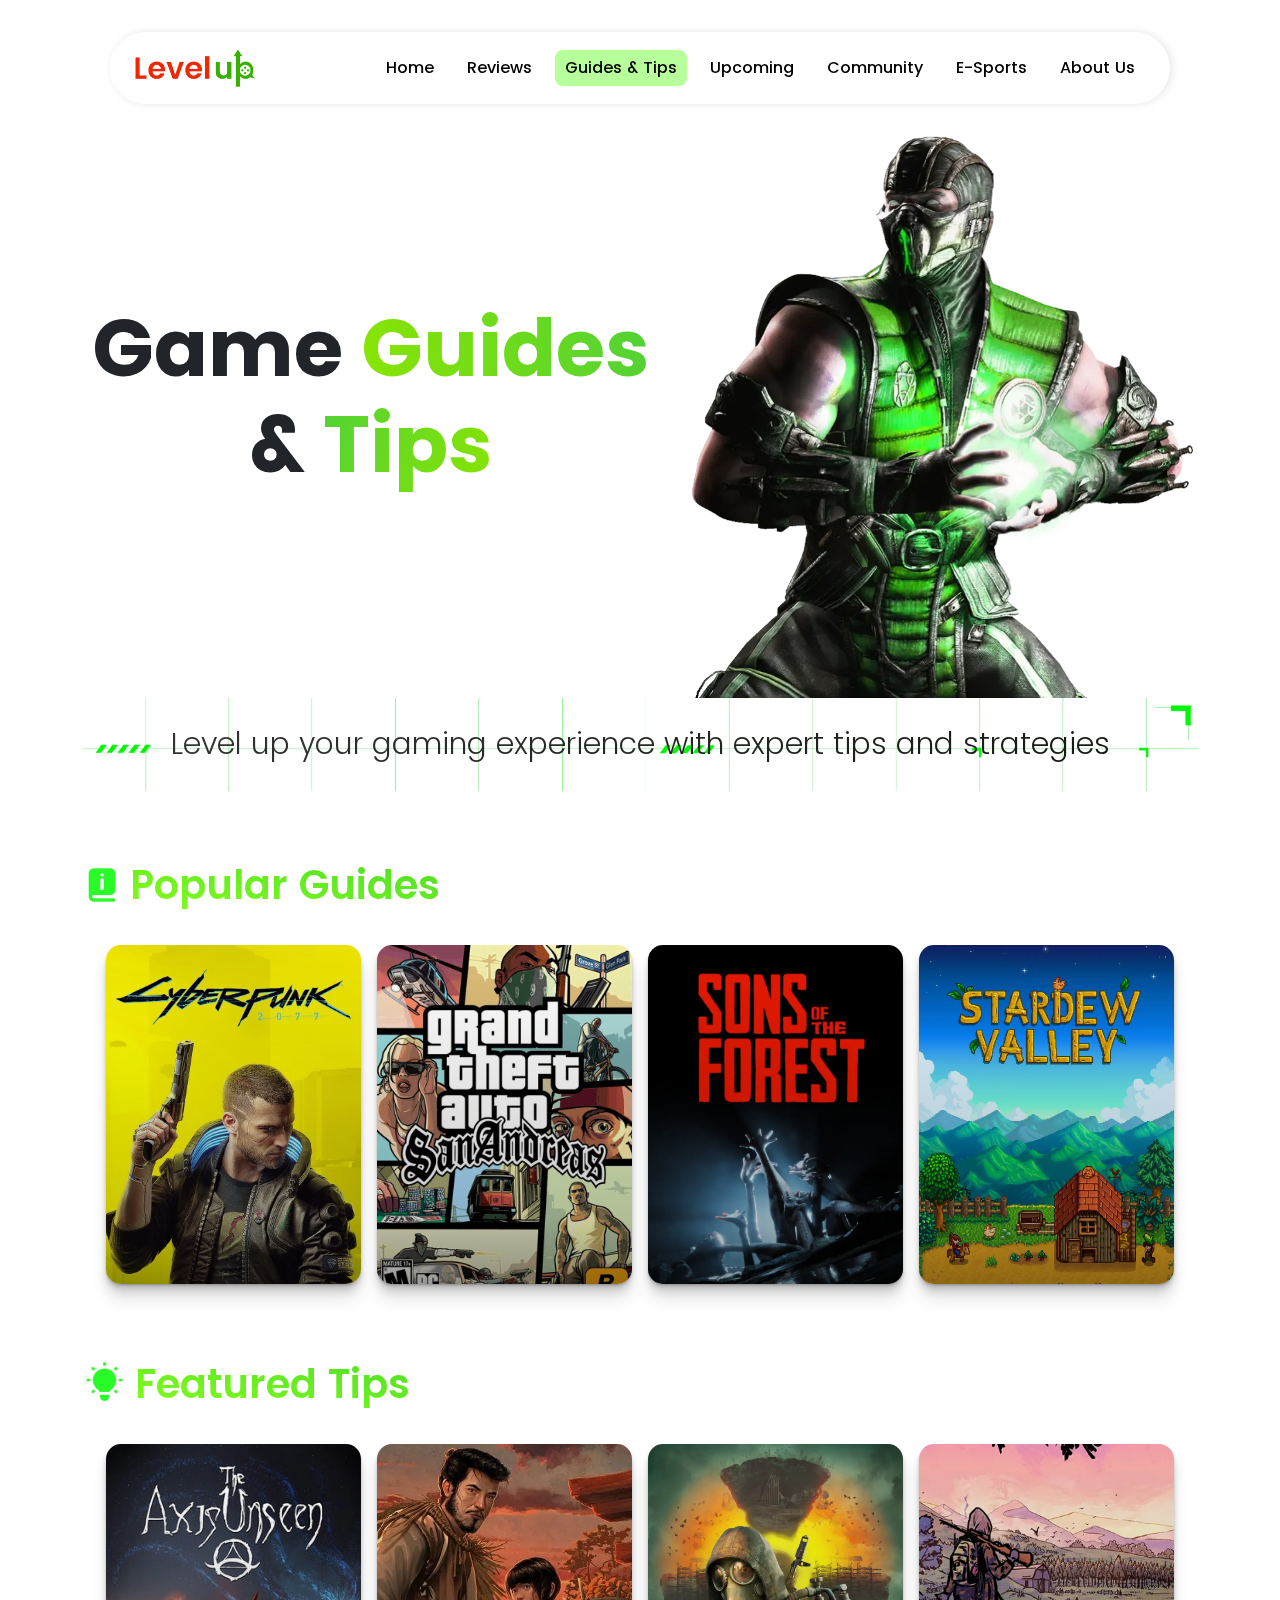
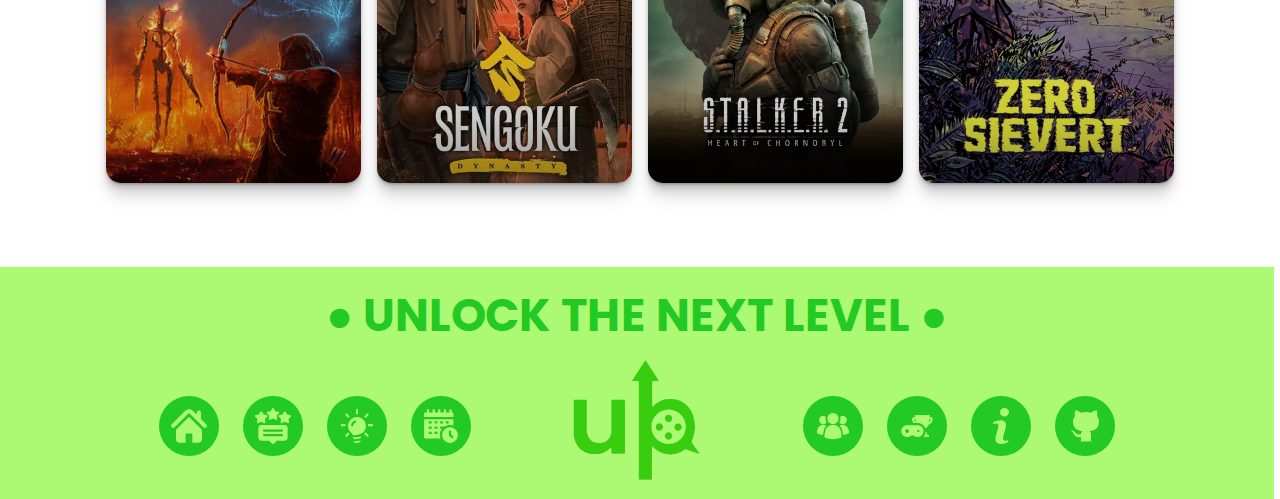
<file: guides&tips.html>
<!DOCTYPE html>
<html>

<head>
    <meta name="viewport" content="width=device-width, initial-scale=1">
    <title>Guides & Tips</title>
    <link rel="stylesheet" href="css/guides&tips.min.css">
    <link rel="stylesheet" href="css/bootstrap.min.css">
    <link rel="stylesheet" href="css/nav-bar.min.css">
    <link rel="stylesheet" href="css/fonts.min.css">
    <link rel="icon" href="logo/logo_half.webp">
</head>

<body>
    <div class="container">
        <div class="rounded-navbar-container">
            <div class="rounded-navbar-inner">
        <a href="/" class="logo">
          <img src="logo/logo_full.webp" class="img-fluid">
        </a>
        <div class="hamburger-menu">
          <span></span>
          <span></span>
          <span></span>
        </div>
                <nav class="nav-menu rounded-corners">
                    <a href="/" class="nav-link-2">Home</a>
                    <a href="reviews" class="nav-link-2">Reviews</a>
                    <a href="guides&tips" class="nav-link-2 active">Guides & Tips</a>
                    <a href="upcoming" class="nav-link-2">Upcoming</a>
                    <a href="community" class="nav-link-2">Community</a>
                    <a href="esports" class="nav-link-2">E-Sports</a>
                    <a href="aboutus" class="nav-link-2">About Us</a>
                    
                </nav>
            </div>
        </div>
        <section class="banner-section">
            <div class="main">
                <h1 class="banner-heading">
                    Game <span class="colored">Guides</span> </h1>
                <h1 class="banner-heading">
                    & <span class="colored2">Tips</span> </h1>
            </div>
            <div class="banner-image">
                <img src="images/guides/banner.webp" alt="banner image">
            </div>
        </section>
        <section class="tall-banner">
            <div class="tall-banner-container">
                <h2 class="tall-banner-title">Level up your gaming experience with expert tips and strategies</h2>
                <img src="images/guides/tall-banner.webp" alt="tall banner">
            </div>
        </section> 
        <h1 class="colored-title icon1">Popular Guides</h1>
        <div class="guides-container">
            <div class="page-content first-row">
                <div class="card">
                    <div class="content-box">
                        <img class="title" src="images/guides/cyberpunklogo.webp" alt="Cyberpunk 2077">
                        <p class="copy">Dive into Night City as a mercenary in a futuristic open world of intrigue and danger</p>
                        <a target="_blank" href="https://www.ign.com/wikis/cyberpunk-2077/">
                        <button class="btn">View Guide</button>
                        </a>
                    </div>
                </div>
                <div class="card">
                    <div class="content-box">
                        <img class="title" src="images/guides/sanandreaslogo.webp" alt="GTA San Andreas">
                        <p class="copy">Explore the streets of San Andreas in this action packed tale of crime and
                            redemption</p>
                        <a target="_blank" href="https://www.ign.com/wikis/grand-theft-auto-san-andreas/Walkthrough">
                        <button class="btn">View Guide</button>
                        </a>
                    </div>
                </div>
                <div class="card">
                    <div class="content-box">
                        <img class="title" src="images/guides/forestlogo.webp" alt="Sons of the Forest">
                        <p class="copy">Survive in a mysterious forest teeming with danger and uncover its secrets</p>
                        <a target="_blank" href="https://www.ign.com/wikis/sons-of-the-forest/">
                        <button class="btn">View Guide</button>
                        </a>
                    </div>
                </div>
                <div class="card">
                    <div class="content-box">
                        <img class="title" src="images/guides/stardewlogow.webp" alt="Stardew Valley">
                        <p class="copy">Build your dream farm, make friends, and enjoy a peaceful rural life</p>
                        <a target="_blank" href="https://www.thegamer.com/stardew-valley-guide-walkthrough/">
                        <button class="btn">View Guide</button>
                        </a>
                    </div>
                </div>
            </div>
        </div>
        <h1 class="colored-title icon2">Featured Tips</h1>
        <div class="guides-container mb-5">
            <div class="page-content second-row">
                <div class="card">
                    <div class="content-box">
                        <img class="title" src="images/guides/axislogo.webp" alt="The Axis Unseen">
                        <p class="copy">Hunt creatures in a mysterious open-world where ancient myths come to life</p>
                        <a target="_blank" href="https://techraptor.net/gaming/guides/axis-unseen-tips-and-tricks-for-beginners">
                        <button class="btn">See Tips</button>
                        </a>
                    </div>
                </div>
                <div class="card">
                    <div class="content-box">
                        <img class="title" src="images/guides/sengokulogo.webp" alt="Sengoku Dynasty">
                        <p class="copy">Build, survive, thrive in feudal Japan as you create your own village</p>
                        <a target="_blank" href="https://www.thegamer.com/sengoku-dynasty-beginner-tips/">
                        <button class="btn">See Tips</button>
                        </a>
                    </div>
                </div>
                <div class="card">
                    <div class="content-box">
                        <img class="title" src="images/guides/stalker2logo.webp" alt="S.T.A.L.K.E.R. 2">
                        <p class="copy">Explore the deadly Chornobyl Exclusion Zone in this survival horror shooter</p>
                        <a target="_blank" href="https://www.ign.com/wikis/stalker-2/Essential_Tips_and_Tricks">
                        <button class="btn">See Tips</button>
                        </a>
                    </div>
                </div>
                <div class="card">
                    <div class="content-box">
                        <img class="title" src="images/guides/zerologo.webp" alt="ZERO Sievert">
                        <p class="copy">Survive in a post apocalyptic wasteland with intense looting and exploration</p>
                        <a target="_blank" href="https://techraptor.net/gaming/guides/zero-sievert-guides-beginner-tips-tricks">
                        <button class="btn">See Tips</button>
                        </a>
                    </div>
                </div>
            </div>
        </div>
        <footer class="footer">
            <div class="content">
                <div class="footer-tag">
                    <h2 class="slogan">● UNLOCK THE NEXT LEVEL ●</h2>
                </div>
                <div class="bottom-center">
                    <div class="bottom-row">
                        <div class="page-icons">
                            <a href="/" class="page-icon">
                                <img src="icons/ghome.svg" alt="Home" class="page-icon-img">
                            </a>
                            <a href="reviews" class="page-icon">
                                <img src="icons/greviews.svg" alt="Reviews" class="page-icon-img">
                            </a>
                            <a href="guides&tips" class="page-icon">
                                <img src="icons/gtips.svg" alt="Guides & Tips" class="page-icon-img">
                            </a>
                            <a href="upcoming" class="page-icon">
                                <img src="icons/gupcoming.svg" alt="Upcoming" class="page-icon-img">
                            </a>
                        </div>
                        <div class="logo">
                            <a href="/">
                                <div class="footer-logo-container">
                                    <img src="logo/logo_bw.webp" alt="Full Logo" class="short-logo logo-img">
                                    <img src="logo/logo_full.webp" alt="Simplified Logo" class="full-logo">
                                </div>
                            </a>
                        </div>
                        <div class="page-icons">
                            <a href="community" class="page-icon">
                                <img src="icons/gcommunity.svg" alt="Community" class="page-icon-img">
                            </a>
                            <a href="esports" class="page-icon">
                                <img src="icons/gesports.svg" alt="E-Sports" class="page-icon-img">
                            </a>
                            <a href="aboutus" class="page-icon">
                                <img src="icons/gaboutus.svg" alt="About Us" class="page-icon-img">
                            </a>
                            <a target="_blank" href="https://github.com/zakariaarc" class="page-icon">
                                <img src="icons/ggithub.svg" alt="GitHub Profile" class="page-icon-img">
                            </a>
                        </div>
                    </div>
                </div>
            </div>
        </footer>
    </div>
    <script src="/js/menu.min.js"></script>
    <script src="/js/guides.min.js"></script>
</body>

</html>
</file>
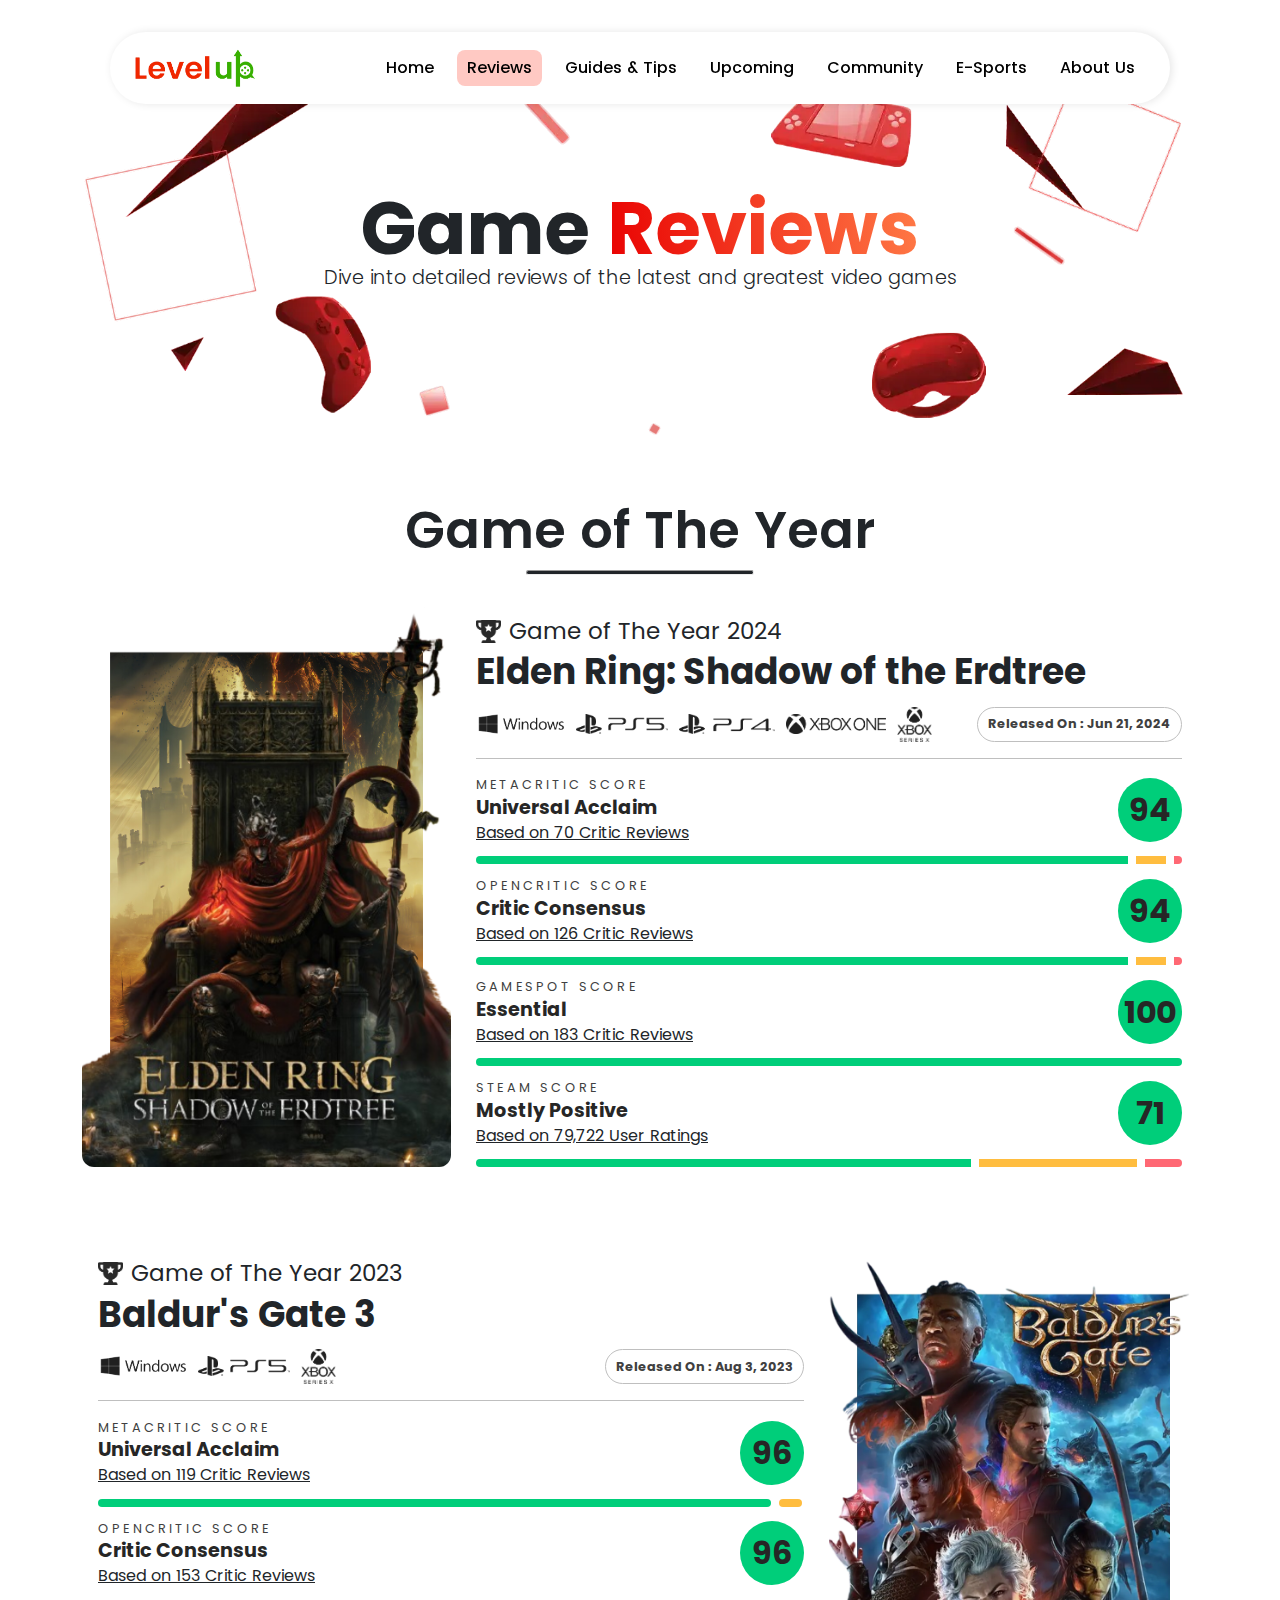
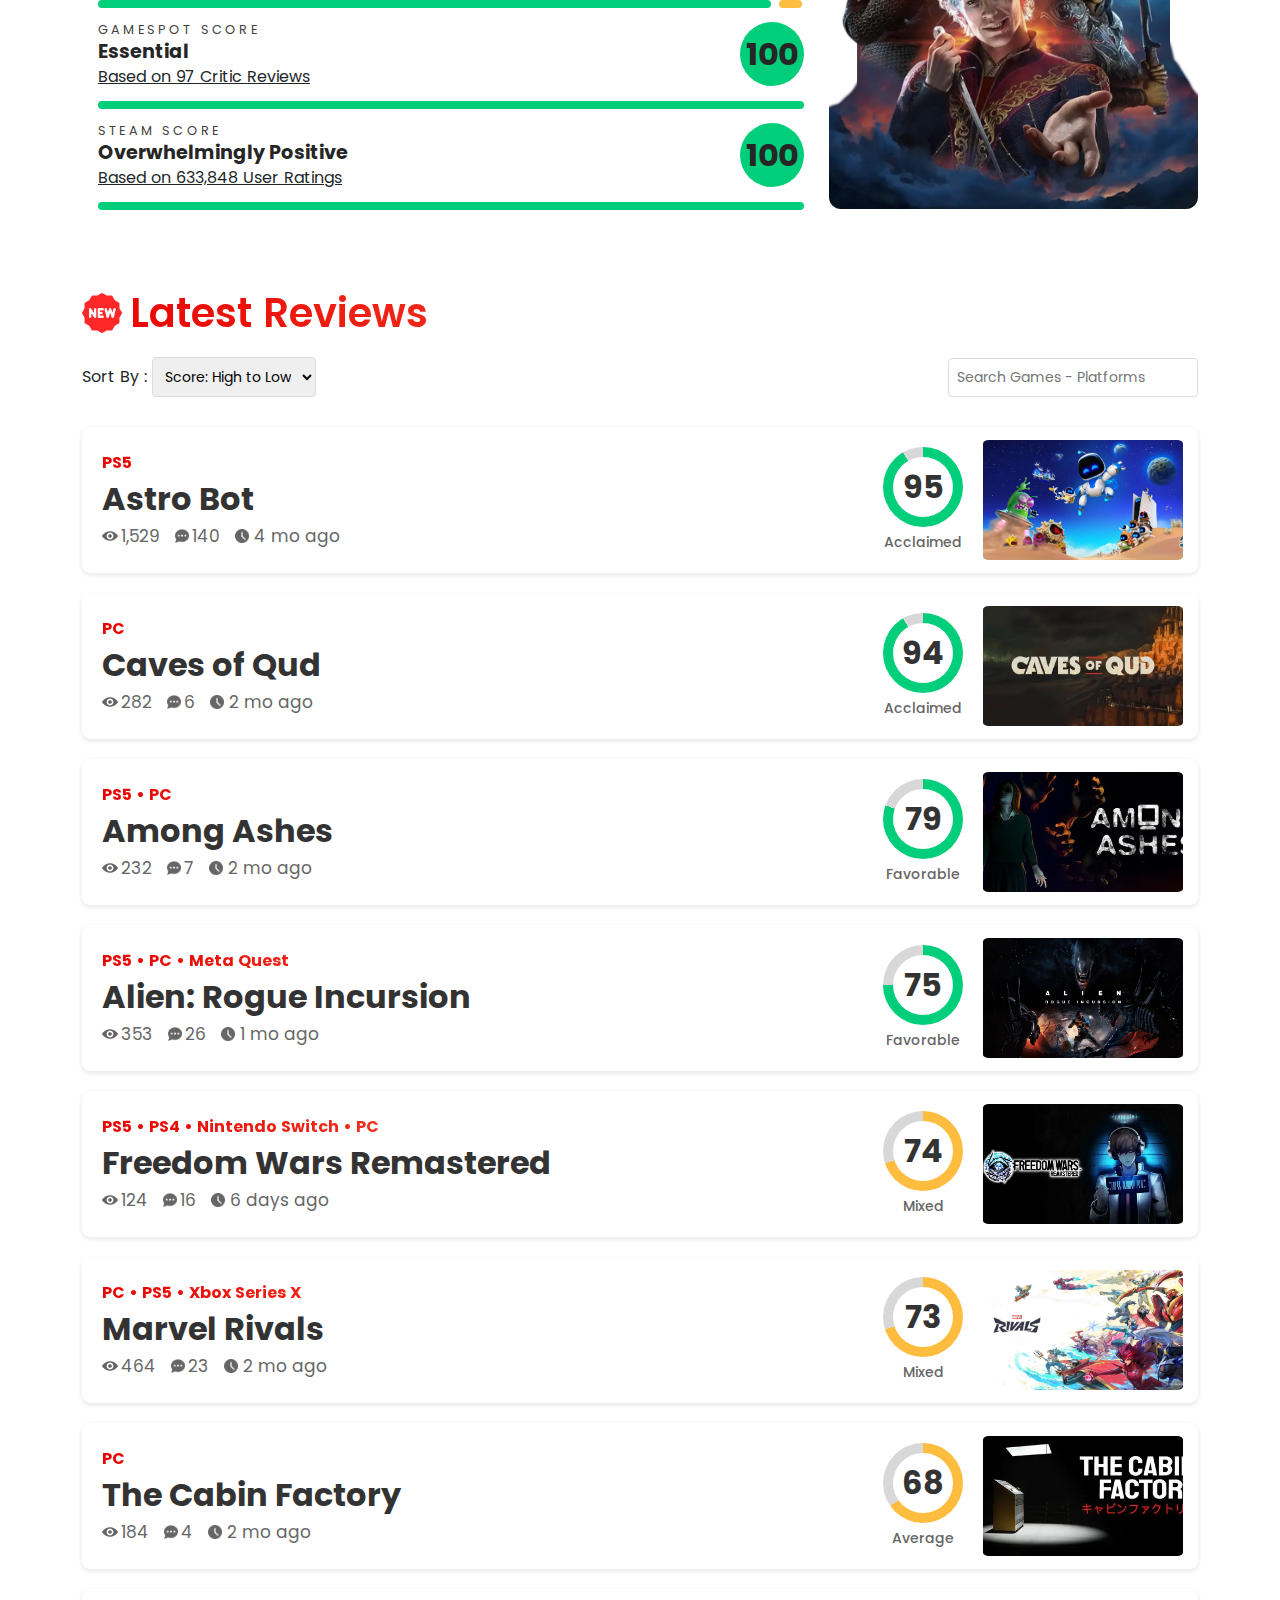
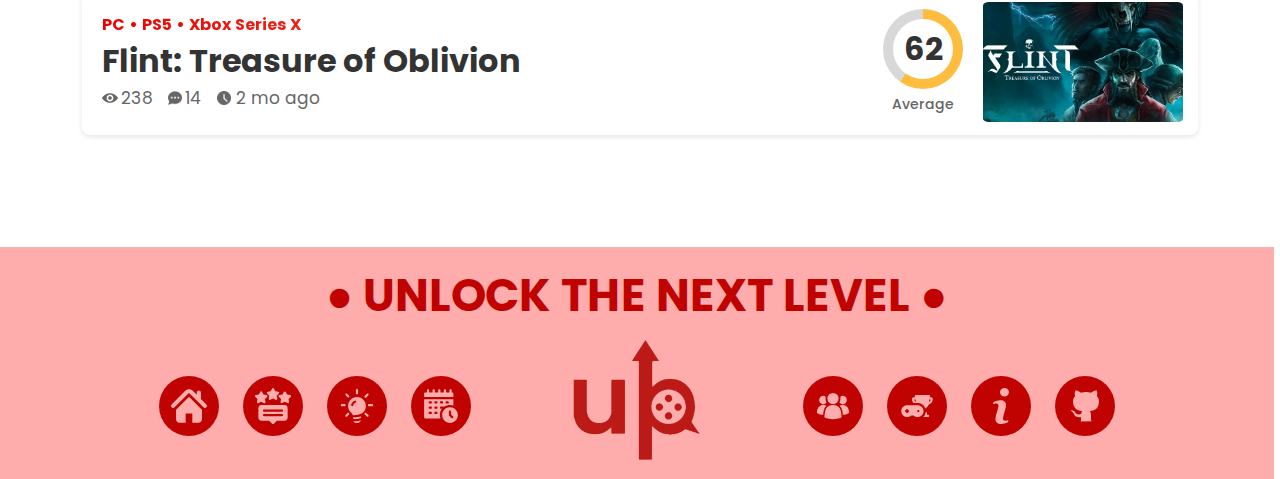
<file: reviews.html>
<!DOCTYPE html>
<html>

<head>
    <meta name="viewport" content="width=device-width, initial-scale=1">
    <title>Reviews</title>
    <link rel="stylesheet" href="css/reviews.min.css">
    <link rel="stylesheet" href="css/bootstrap.min.css">
    <link rel="stylesheet" href="css/nav-bar.min.css">
    <link rel="stylesheet" href="css/fonts.min.css">
    <link rel="icon" href="logo/logo_half.webp">
</head>

<body>
    <div class="container">
        <div class="rounded-navbar-container">
            <div class="rounded-navbar-inner">
                <a href="/" class="logo">
                    <img src="logo/logo_full.webp" class="img-fluid">
                </a>
                <div class="hamburger-menu">
                    <span></span>
                    <span></span>
                    <span></span>
                </div>
                <nav class="nav-menu rounded-corners">
                    <a href="/" class="nav-link-2 ">Home</a>
                    <a href="reviews" class="nav-link-2 active">Reviews</a>
                    <a href="guides&tips" class="nav-link-2">Guides & Tips</a>
                    <a href="upcoming" class="nav-link-2">Upcoming</a>
                    <a href="community" class="nav-link-2">Community</a>
                    <a href="esports" class="nav-link-2">E-Sports</a>
                    <a href="aboutus" class="nav-link-2">About Us</a>
                    
                </nav>
            </div>
        </div>
        <section class="banner-section">
            <div class="main">
                <h1 class="banner-heading">
                    Game <span class="colored">Reviews</span> </h1>
                <h1 class="banner-subtitle">
                    Dive into detailed reviews of the latest and greatest video games
                </h1>
            </div>
        </section>
        <div class="row" style="margin-top: 3rem;">
            <h1 style="text-align: center; font-weight: 600; font-size: 3.2em;">
                Game of The Year
            </h1>
            <hr class="title-line">
        </div>
        <div class="goty">
            <div class="goty-cover">
                <img src="images/reviews/EldenRing.webp">
            </div>
            <div class="goty-section">
                <div class="goty-year">
                    <h1>Game of The Year 2024</h1>
                </div>
                <div class="goty-title">
                    <h1>Elden Ring: Shadow of the Erdtree</h1>
                </div>
                <div class="goty-info">
                    <div class="goty-platform">
                        <div class="goty-platform-wrap">
                            <img src="images/platform/windows.webp">
                            <img src="images/platform/ps5.webp">
                            <img src="images/platform/ps4.webp">
                            <img src="images/platform/xboxone.webp">
                            <img src="images/platform/seriesx.webp" class="big-plat">
                        </div>
                    </div>
                    <div class="goty-date">
                        <div class="goty-release-date">Released On : Jun 21, 2024</div>
                    </div>
                </div>
                <div class="goty-score-area">
                    <div class="goty-score-info">
                        <div class="score-info">
                            <div class="score-content">
                                <div class="left-score">
                                    <span class="score-title">
                                        Metacritic score
                                    </span>
                                    <span class="score-sentiment">
                                        Universal Acclaim
                                    </span>
                                    <span class="score-total">
                                        Based on 70 Critic Reviews
                                    </span>
                                </div>
                                <div class="score-number">
                                    <div class="score-background">
                                        <div class="review-score">
                                            <span>94</span>
                                        </div>
                                    </div>
                                </div>
                            </div>
                        </div>
                        <div class="score-graph">
                            <div class="graph-positive" style="width: calc(94% - 0.3rem);"></div>
                            <div class="graph-neutral" style="width: calc(5% - 0.3rem);"></div>
                            <div class="graph-negative" style="width: calc(1% - 0.3rem);"></div>
                        </div>
                    </div>
                    <div class="goty-score-info">
                        <div class="score-info">
                            <div class="score-content">
                                <div class="left-score">
                                    <span class="score-title">
                                        opencritic score
                                    </span>
                                    <span class="score-sentiment">
                                        Critic Consensus
                                    </span>
                                    <span class="score-total">
                                        Based on 126 Critic Reviews
                                    </span>
                                </div>
                                <div class="score-number">
                                    <div class="score-background">
                                        <div class="review-score">
                                            <span>94</span>
                                        </div>
                                    </div>
                                </div>
                            </div>
                        </div>
                        <div class="score-graph">
                            <div class="graph-positive" style="width: calc(94% - 0.3rem);"></div>
                            <div class="graph-neutral" style="width: calc(5% - 0.3rem);"></div>
                            <div class="graph-negative" style="width: calc(1% - 0.3rem);"></div>
                        </div>
                    </div>
                    <div class="goty-score-info">
                        <div class="score-info">
                            <div class="score-content">
                                <div class="left-score">
                                    <span class="score-title">
                                        gamespot Score
                                    </span>
                                    <span class="score-sentiment">
                                        Essential
                                    </span>
                                    <span class="score-total">
                                        Based on 183 Critic Reviews
                                    </span>
                                </div>
                                <div class="score-number">
                                    <div class="score-background">
                                        <div class="review-score">
                                            <span>100</span>
                                        </div>
                                    </div>
                                </div>
                            </div>
                        </div>
                        <div class="score-graph">
                            <div class="graph-positive graph-full" style="width: calc(100%);"></div>
                        </div>
                    </div>
                    <div class="goty-score-info">
                        <div class="score-info">
                            <div class="score-content">
                                <div class="left-score">
                                    <span class="score-title">
                                        Steam Score
                                    </span>
                                    <span class="score-sentiment">
                                        Mostly Positive
                                    </span>
                                    <span class="score-total">
                                        Based on 79,722 User Ratings
                                    </span>
                                </div>
                                <div class="score-number">
                                    <div class="score-background">
                                        <div class="review-score">
                                            <span>71</span>
                                        </div>
                                    </div>
                                </div>
                            </div>
                        </div>
                        <div class="score-graph">
                            <div class="graph-positive" style="width: calc(71% - 0.3rem);"></div>
                            <div class="graph-neutral" style="width: calc(23% - 0.3rem);"></div>
                            <div class="graph-negative" style="width: calc(6% - 0.3rem);"></div>
                        </div>
                    </div>
                </div>
            </div>
        </div>
        <div class="goty-reverse">
            <div class="goty-section">
                <div class="goty-year">
                    <h1>Game of The Year 2023</h1>
                </div>
                <div class="goty-title">
                    <h1>Baldur's Gate 3</h1>
                </div>
                <div class="goty-info">
                    <div class="goty-platform">
                        <div class="goty-platform-wrap">
                            <img src="images/platform/windows.webp">
                            <img src="images/platform/ps5.webp">
                            <img src="images/platform/seriesx.webp" class="big-plat">
                        </div>
                    </div>
                    <div class="goty-date">
                        <div class="goty-release-date">Released On : Aug 3, 2023</div>
                    </div>
                </div>
                <div class="goty-score-area">
                    <div class="goty-score-info">
                        <div class="score-info">
                            <div class="score-content">
                                <div class="left-score">
                                    <span class="score-title">
                                        Metacritic score
                                    </span>
                                    <span class="score-sentiment">
                                        Universal Acclaim
                                    </span>
                                    <span class="score-total">
                                        Based on 119 Critic Reviews
                                    </span>
                                </div>
                                <div class="score-number">
                                    <div class="score-background">
                                        <div class="review-score">
                                            <span>96</span>
                                        </div>
                                    </div>
                                </div>
                            </div>
                        </div>
                        <div class="score-graph">
                            <div class="graph-positive graph-full" style="width: calc(96% - 0.3rem);"></div>
                            <div class="graph-neutral graph-full" style="width: calc(4% - 0.3rem);"></div>
                        </div>
                    </div>
                    <div class="goty-score-info">
                        <div class="score-info">
                            <div class="score-content">
                                <div class="left-score">
                                    <span class="score-title">
                                        opencritic score
                                    </span>
                                    <span class="score-sentiment">
                                        Critic Consensus
                                    </span>
                                    <span class="score-total">
                                        Based on 153 Critic Reviews
                                    </span>
                                </div>
                                <div class="score-number">
                                    <div class="score-background">
                                        <div class="review-score">
                                            <span>96</span>
                                        </div>
                                    </div>
                                </div>
                            </div>
                        </div>
                        <div class="score-graph">
                            <div class="graph-positive graph-full" style="width: calc(96% - 0.3rem);"></div>
                            <div class="graph-neutral graph-full" style="width: calc(4% - 0.3rem);"></div>
                        </div>
                    </div>
                    <div class="goty-score-info">
                        <div class="score-info">
                            <div class="score-content">
                                <div class="left-score">
                                    <span class="score-title">
                                        gamespot Score
                                    </span>
                                    <span class="score-sentiment">
                                        Essential
                                    </span>
                                    <span class="score-total">
                                        Based on 97 Critic Reviews
                                    </span>
                                </div>
                                <div class="score-number">
                                    <div class="score-background">
                                        <div class="review-score">
                                            <span>100</span>
                                        </div>
                                    </div>
                                </div>
                            </div>
                        </div>
                        <div class="score-graph">
                            <div class="graph-positive graph-full" style="width: calc(100%);"></div>
                        </div>
                    </div>
                    <div class="goty-score-info">
                        <div class="score-info">
                            <div class="score-content">
                                <div class="left-score">
                                    <span class="score-title">
                                        Steam Score
                                    </span>
                                    <span class="score-sentiment">
                                        Overwhelmingly Positive
                                    </span>
                                    <span class="score-total">
                                        Based on 633,848 User Ratings
                                    </span>
                                </div>
                                <div class="score-number">
                                    <div class="score-background">
                                        <div class="review-score">
                                            <span>100</span>
                                        </div>
                                    </div>
                                </div>
                            </div>
                        </div>
                        <div class="score-graph">
                            <div class="graph-positive graph-full" style="width: calc(100%);"></div>
                        </div>
                    </div>
                </div>
            </div>
            <div class="goty-cover">
                <img src="images/reviews/BaldursGate3.webp">
            </div>
        </div>
        <div class="reviews">
            <h1>Latest Reviews</h1>

            <div class="controls">
                <div class="sort-control">
                    <label for="sortBy">Sort By :</label>
                    <select id="sortBy">
                        <option value="high-low">Score: High to Low</option>
                        <option value="low-high">Score: Low to High</option>
                        <option value="newest">Newest First</option>
                    </select>
                </div>
                <div class="search-control">
                    <input type="text" id="searchInput" placeholder="Search Games - Platforms">
                </div>
            </div>

            <div id="reviewsList" class="reviews-list">
                <div class="review-card" data-platform="PS5 PC PS4 Nintendo Switch" data-release-date="2025-01-10">
                    <div class="review-content">
                        <div class="platform">PS5 • PS4 • Nintendo Switch • PC</div>
                        <h2 class="review-title">Freedom Wars Remastered</h2>
                        <div class="meta">
                            <span class="watched">124</span>
                            <span class="comments">16</span>
                            <span class="time">6 days ago</span>
                        </div>
                    </div>
                    <div class="score">
                        <div class="score-ring neutral">
                            <div class="number ">74</div>
                        </div>
                        <div class="score-text">Mixed</div>
                    </div>
                    <img src="images/reviews/freedomwars.webp" alt="Freedom Wars Remastered Review"
                        class="review-image">
                </div>

                <div class="review-card" data-platform="PS5 PC Meta Quest" data-release-date="2024-12-19">
                    <div class="review-content">
                        <div class="platform">PS5 • PC • Meta Quest</div>
                        <h2 class="review-title">Alien: Rogue Incursion</h2>
                        <div class="meta">
                            <span class="watched">353</span>
                            <span class="comments">26</span>
                            <span class="time">1 mo ago</span>
                        </div>
                    </div>
                    <div class="score">
                        <div class="score-ring positive favorable2">
                            <div class="number ">75</div>
                        </div>
                        <div class="score-text">Favorable</div>
                    </div>
                    <img src="images/reviews/alienrogue.webp" alt="Alien: Rogue Incursion Review" class="review-image">
                </div>

                <div class="review-card" data-platform="PC PS5 Xbox Series X" data-release-date="2024-12-17">
                    <div class="review-content">
                        <div class="platform">PC • PS5 • Xbox Series X</div>
                        <h2 class="review-title">Flint: Treasure of Oblivion</h2>
                        <div class="meta">
                            <span class="watched">238</span>
                            <span class="comments">14</span>
                            <span class="time">2 mo ago</span>
                        </div>
                    </div>
                    <div class="score">
                        <div class="score-ring neutral average2">
                            <div class="number ">62</div>
                        </div>
                        <div class="score-text">Average</div>
                    </div>
                    <img src="images/reviews/flint.webp" alt="Flint: Treasure of Oblivion Review" class="review-image">
                </div>

                <div class="review-card" data-platform="PC" data-release-date="2024-12-13">
                    <div class="review-content">
                        <div class="platform">PC</div>
                        <h2 class="review-title">The Cabin Factory</h2>
                        <div class="meta">
                            <span class="watched">184</span>
                            <span class="comments">4</span>
                            <span class="time">2 mo ago</span>
                        </div>
                    </div>
                    <div class="score">
                        <div class="score-ring neutral average">
                            <div class="number ">68</div>
                        </div>
                        <div class="score-text">Average</div>
                    </div>
                    <img src="images/reviews/cabinfactory.webp" alt="The Cabin Factory Review" class="review-image">
                </div>

                <div class="review-card" data-platform="PS5 PC" data-release-date="2024-12-09">
                    <div class="review-content">
                        <div class="platform">PS5 • PC</div>
                        <h2 class="review-title">Among Ashes</h2>
                        <div class="meta">
                            <span class="watched">232</span>
                            <span class="comments">7</span>
                            <span class="time">2 mo ago</span>
                        </div>
                    </div>
                    <div class="score">
                        <div class="score-ring positive favorable">
                            <div class="number ">79</div>
                        </div>
                        <div class="score-text">Favorable</div>
                    </div>
                    <img src="images/reviews/amongashes.webp" alt="Among Ashes Review" class="review-image">
                </div>

                <div class="review-card" data-platform="PC PS5 Xbox Series X" data-release-date="2024-12-06">
                    <div class="review-content">
                        <div class="platform">PC • PS5 • Xbox Series X</div>
                        <h2 class="review-title">Marvel Rivals</h2>
                        <div class="meta">
                            <span class="watched">464</span>
                            <span class="comments">23</span>
                            <span class="time">2 mo ago</span>
                        </div>
                    </div>
                    <div class="score">
                        <div class="score-ring neutral">
                            <div class="number ">73</div>
                        </div>
                        <div class="score-text">Mixed</div>
                    </div>
                    <img src="images/reviews/marvelrivals.webp" alt="Marvel Rivals Review" class="review-image">
                </div>
                <div class="review-card" data-platform="PC" data-release-date="2024-12-05">
                    <div class="review-content">
                        <div class="platform">PC</div>
                        <h2 class="review-title">Caves of Qud</h2>
                        <div class="meta">
                            <span class="watched">282</span>
                            <span class="comments">6</span>
                            <span class="time">2 mo ago</span>
                        </div>
                    </div>
                    <div class="score">
                        <div class="score-ring positive acclaimed">
                            <div class="number ">94</div>
                        </div>
                        <div class="score-text">Acclaimed</div>
                    </div>
                    <img src="images/reviews/cavesofqud.webp" alt="Caves of Qud Review" class="review-image">
                </div>
                <div class="review-card" data-platform="PS5" data-release-date="2024-09-06">
                    <div class="review-content">
                        <div class="platform">PS5</div>
                        <h2 class="review-title">Astro Bot</h2>
                        <div class="meta">
                            <span class="watched">1,529</span>
                            <span class="comments">140</span>
                            <span class="time">4 mo ago</span>
                        </div>
                    </div>
                    <div class="score">
                        <div class="score-ring positive acclaimed">
                            <div class="number ">95</div>
                        </div>
                        <div class="score-text">Acclaimed</div>
                    </div>
                    <img src="images/reviews/astrobot.webp" alt="Astro Bot Review" class="review-image">
                </div>

            </div>
        </div>
        <footer class="footer">
            <div class="content">
                <div class="footer-tag">
                    <h2 class="slogan">● UNLOCK THE NEXT LEVEL ●</h2>
                </div>
                <div class="bottom-center">
                    <div class="bottom-row">
                        <div class="page-icons">
                            <a href="/" class="page-icon">
                                <img src="icons/rhome.svg" alt="Home" class="page-icon-img">
                            </a>
                            <a href="reviews" class="page-icon">
                                <img src="icons/rreviews.svg" alt="Reviews" class="page-icon-img">
                            </a>
                            <a href="guides&tips" class="page-icon">
                                <img src="icons/rtips.svg" alt="Guides & Tips" class="page-icon-img">
                            </a>
                            <a href="upcoming" class="page-icon">
                                <img src="icons/rupcoming.svg" alt="Upcoming" class="page-icon-img">
                            </a>
                        </div>
                        <div class="logo">
                            <a href="/">
                                <div class="footer-logo-container">
                                    <img src="logo/logo_bw.webp" alt="Full Logo" class="short-logo logo-img">
                                    <img src="logo/logo_full.webp" alt="Simplified Logo" class="full-logo">
                                </div>
                            </a>
                        </div>
                        <div class="page-icons">
                            <a href="community" class="page-icon">
                                <img src="icons/rcommunity.svg" alt="Community" class="page-icon-img">
                            </a>
                            <a href="esports" class="page-icon">
                                <img src="icons/resports.svg" alt="E-Sports" class="page-icon-img">
                            </a>
                            <a href="aboutus" class="page-icon">
                                <img src="icons/raboutus.svg" alt="About Us" class="page-icon-img">
                            </a>
                            <a target="_blank" href="https://github.com/zakariaarc" class="page-icon">
                                <img src="icons/rgithub.svg" alt="GitHub Profile" class="page-icon-img">
                            </a>
                        </div>
                    </div>
                </div>
            </div>
        </footer>
    </div>
    <script src="/js/reviews.min.js"></script>
    <script src="/js/menu.min.js"></script>
</body>

</html>
</file>
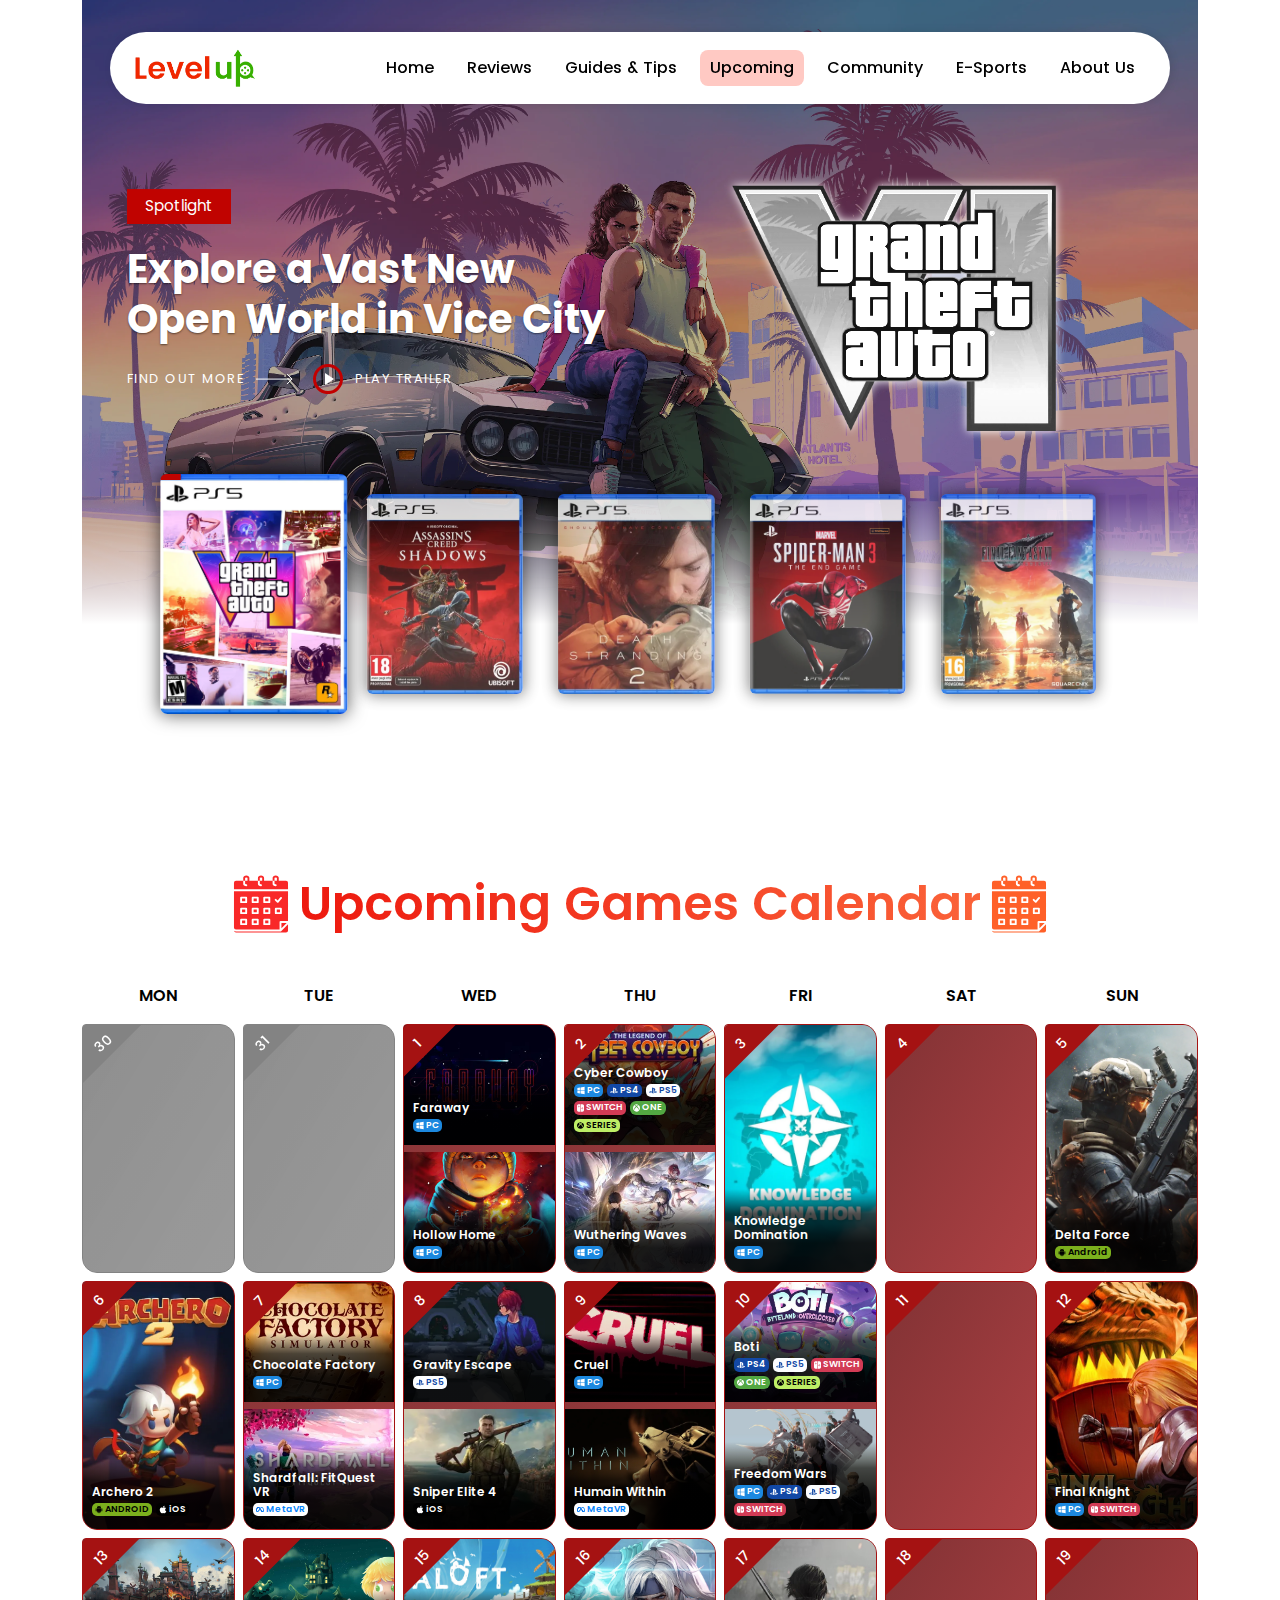
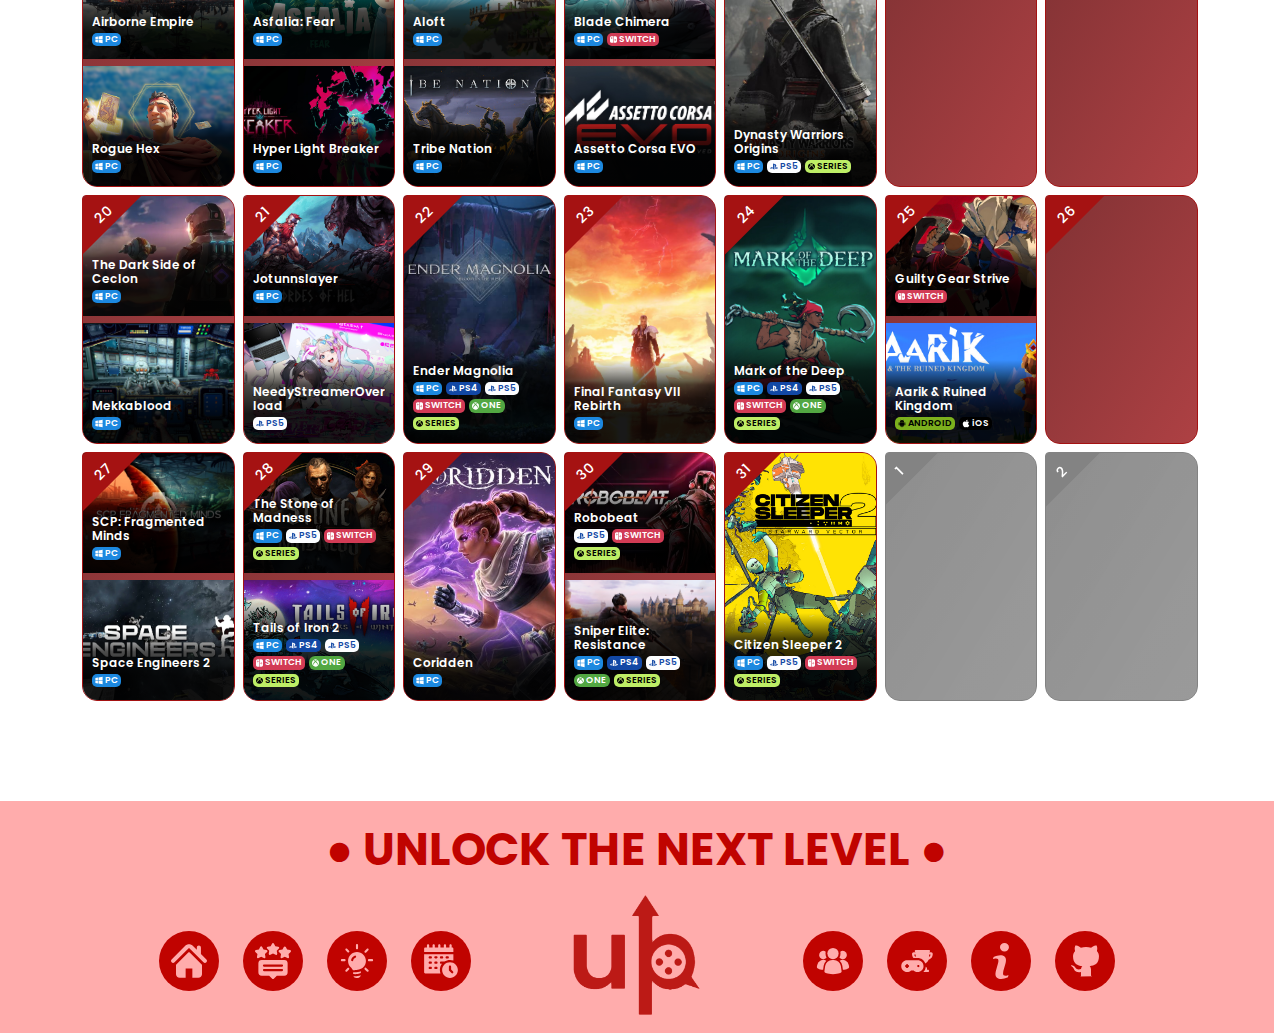
<file: upcoming.html>
<!DOCTYPE html>
<html>

<head>
    <meta name="viewport" content="width=device-width, initial-scale=1">
    <title>Upcoming</title>
    <link rel="stylesheet" href="css/upcoming.min.css">
    <link rel="stylesheet" href="css/bootstrap.min.css">
    <link rel="stylesheet" href="css/nav-bar.min.css">
    <link rel="stylesheet" href="css/fonts.min.css">
    <link rel="icon" href="logo/logo_half.webp">
</head>

<body>
    <div class="container">
        <div class="rounded-navbar-container">
            <div class="rounded-navbar-inner">
                <a href="/" class="logo">
                    <img src="logo/logo_full.webp" class="img-fluid">
                </a>
                <div class="hamburger-menu">
                    <span></span>
                    <span></span>
                    <span></span>
                </div>
                <nav class="nav-menu rounded-corners">
                    <a href="/" class="nav-link-2 ">Home</a>
                    <a href="reviews" class="nav-link-2">Reviews</a>
                    <a href="guides&tips" class="nav-link-2">Guides & Tips</a>
                    <a href="upcoming" class="nav-link-2 active">Upcoming</a>
                    <a href="community" class="nav-link-2">Community</a>
                    <a href="esports" class="nav-link-2">E-Sports</a>
                    <a href="aboutus" class="nav-link-2">About Us</a>
                    
                </nav>
            </div>
        </div>
        <div class="upcoming-carousel">
            <div class="progress-bar progress-bar-primary">
                <div class="progress-bar__fill"></div>
            </div>
            <header class="main-post-wrapper">
                <div class="slides">
                    <article class="main-post main-post-active">
                        <div class="main-post__image">
                            <img src="images/upcoming/gtavi.webp"
                                alt="GTA VI's Leaked Trailer Teases Expansive Open World and New Protagonists"
                                loading="lazy" />
                        </div>
                        <div class="main-post__content">
                            <div class="main-post__tag-wrapper">
                                <span class="main-post__tag">Spotlight</span>
                            </div>
                            <h1 class="main-post__title">Explore a Vast New Open World in Vice City</h1>
                            <div class="post-bottons">
                                <a class="main-post__link" href="#">
                                    <span class="main-post__link-text">find out more</span>
                                    <svg class="main-post__link-icon main-post__link-icon--arrow" width="37" height="12"
                                        viewBox="0 0 37 12" fill="none" xmlns="http://www.w3.org/2000/svg">
                                        <path d="M0 6H36.0001M36.0001 6L31.0001 1M36.0001 6L31.0001 11"
                                            stroke="white" />
                                    </svg>
                                </a>
                                <a class="main-post__link" href="#">
                                    <svg class="main-post__link-icon main-post__link-icon--play-btn" width="30"
                                        height="30" viewBox="0 0 20 20" fill="none" xmlns="http://www.w3.org/2000/svg">
                                        <circle cx="10" cy="10" r="9" stroke="#C20000" stroke-width="2" />
                                        <path d="M14 10L8 6V14L14 10Z" fill="white" />
                                    </svg>
                                    <span class="main-post__link-text">Play Trailer</span>
                                </a>
                            </div>
                        </div>
                        <div class="main-post__content right-content1">
                            <h1 class="main-post__title"><img src="images/upcoming/gtavilogo.webp"
                                    class="upcoming-logo1"></h1>
                        </div>
                    </article>
                    <article class="main-post main-post-not-active">
                        <div class="main-post__image">
                            <img src="images/upcoming/creed.webp"
                                alt="Assassin's Creed Mirage Brings Players Back to the Golden Age of Baghdad"
                                loading="lazy" />
                        </div>
                        <div class="main-post__content">
                            <div class="main-post__tag-wrapper">
                                <span class="main-post__tag">Exclusive</span>
                            </div>
                            <h1 class="main-post__title">Return to the Golden Age of Baghdad</h1>
                            <div class="post-bottons">
                                <a class="main-post__link" href="#">
                                    <span class="main-post__link-text">find out more</span>
                                    <svg class="main-post__link-icon main-post__link-icon--arrow" width="37" height="12"
                                        viewBox="0 0 37 12" fill="none" xmlns="http://www.w3.org/2000/svg">
                                        <path d="M0 6H36.0001M36.0001 6L31.0001 1M36.0001 6L31.0001 11"
                                            stroke="white" />
                                    </svg>
                                </a>
                                <a class="main-post__link" href="#">
                                    <svg class="main-post__link-icon main-post__link-icon--play-btn" width="30"
                                        height="30" viewBox="0 0 20 20" fill="none" xmlns="http://www.w3.org/2000/svg">
                                        <circle cx="10" cy="10" r="9" stroke="#C20000" stroke-width="2" />
                                        <path d="M14 10L8 6V14L14 10Z" fill="white" />
                                    </svg>
                                    <span class="main-post__link-text">Play Trailer</span>
                                </a>
                            </div>
                        </div>
                        <div class="main-post__content right-content2">
                            <h1 class="main-post__title"><img src="images/upcoming/creedlogo.webp"
                                    class="upcoming-logo2"></h1>
                        </div>
                    </article>
                    <article class="main-post main-post-not-active">
                        <div class="main-post__image">
                            <img src="images/upcoming/stranding.webp"
                                alt="Death Stranding 2: Kojima Hints at a Deeper Storyline and New Challenges"
                                loading="lazy" />
                        </div>
                        <div class="main-post__content">
                            <div class="main-post__tag-wrapper">
                                <span class="main-post__tag">Insight</span>
                            </div>
                            <h1 class="main-post__title">A Haunting New Chapter in Sam’s Journey</h1>
                            <div class="post-bottons">
                                <a class="main-post__link" href="#">
                                    <span class="main-post__link-text">find out more</span>
                                    <svg class="main-post__link-icon main-post__link-icon--arrow" width="37" height="12"
                                        viewBox="0 0 37 12" fill="none" xmlns="http://www.w3.org/2000/svg">
                                        <path d="M0 6H36.0001M36.0001 6L31.0001 1M36.0001 6L31.0001 11"
                                            stroke="white" />
                                    </svg>
                                </a>
                                <a class="main-post__link" href="#">
                                    <svg class="main-post__link-icon main-post__link-icon--play-btn" width="30"
                                        height="30" viewBox="0 0 20 20" fill="none" xmlns="http://www.w3.org/2000/svg">
                                        <circle cx="10" cy="10" r="9" stroke="#C20000" stroke-width="2" />
                                        <path d="M14 10L8 6V14L14 10Z" fill="white" />
                                    </svg>
                                    <span class="main-post__link-text">Play Trailer</span>
                                </a>
                            </div>
                        </div>
                        <div class="main-post__content right-content3">
                            <h1 class="main-post__title"><img src="images/upcoming/strandinglogo.webp"
                                    class="upcoming-logo3"></h1>
                        </div>
                    </article>
                    <article class="main-post main-post-not-active">
                        <div class="main-post__image">
                            <img src="images/upcoming/spiderman.webp"
                                alt="Assassin's Creed Mirage Brings Players Back to the Golden Age of Baghdad"
                                loading="lazy" />
                        </div>
                        <div class="main-post__content">
                            <div class="main-post__tag-wrapper">
                                <span class="main-post__tag">Special</span>
                            </div>
                            <h1 class="main-post__title">Spider-Man’s Biggest Battle Yet in the Heart of NYC</h1>
                            <div class="post-bottons">
                                <a class="main-post__link" href="#">
                                    <span class="main-post__link-text">find out more</span>
                                    <svg class="main-post__link-icon main-post__link-icon--arrow" width="37" height="12"
                                        viewBox="0 0 37 12" fill="none" xmlns="http://www.w3.org/2000/svg">
                                        <path d="M0 6H36.0001M36.0001 6L31.0001 1M36.0001 6L31.0001 11"
                                            stroke="white" />
                                    </svg>
                                </a>
                                <a class="main-post__link" href="#">
                                    <svg class="main-post__link-icon main-post__link-icon--play-btn" width="30"
                                        height="30" viewBox="0 0 20 20" fill="none" xmlns="http://www.w3.org/2000/svg">
                                        <circle cx="10" cy="10" r="9" stroke="#C20000" stroke-width="2" />
                                        <path d="M14 10L8 6V14L14 10Z" fill="white" />
                                    </svg>
                                    <span class="main-post__link-text">Play Trailer</span>
                                </a>
                            </div>
                        </div>
                        <div class="main-post__content right-content4">
                            <h1 class="main-post__title"><img src="images/upcoming/spidermanlogo.webp"
                                    class="upcoming-logo4"></h1>
                        </div>
                    </article>
                    <article class="main-post main-post-not-active">
                        <div class="main-post__image">
                            <img src="images/upcoming/fantasy.webp"
                                alt="Assassin's Creed Mirage Brings Players Back to the Golden Age of Baghdad"
                                loading="lazy" />
                        </div>
                        <div class="main-post__content">
                            <div class="main-post__tag-wrapper">
                                <span class="main-post__tag">Highlight</span>
                            </div>
                            <h1 class="main-post__title">Cloud’s Epic Journey Continues in a Stunning World</h1>
                            <div class="post-bottons">
                                <a class="main-post__link" href="#">
                                    <span class="main-post__link-text">find out more</span>
                                    <svg class="main-post__link-icon main-post__link-icon--arrow" width="37" height="12"
                                        viewBox="0 0 37 12" fill="none" xmlns="http://www.w3.org/2000/svg">
                                        <path d="M0 6H36.0001M36.0001 6L31.0001 1M36.0001 6L31.0001 11"
                                            stroke="white" />
                                    </svg>
                                </a>
                                <a class="main-post__link" href="#">
                                    <svg class="main-post__link-icon main-post__link-icon--play-btn" width="30"
                                        height="30" viewBox="0 0 20 20" fill="none" xmlns="http://www.w3.org/2000/svg">
                                        <circle cx="10" cy="10" r="9" stroke="#C20000" stroke-width="2" />
                                        <path d="M14 10L8 6V14L14 10Z" fill="white" />
                                    </svg>
                                    <span class="main-post__link-text">Play Trailer</span>
                                </a>
                            </div>
                        </div>
                        <div class="main-post__content right-content5">
                            <h1 class="main-post__title"><img src="images/upcoming/fantasylogo.webp"
                                    class="upcoming-logo5"></h1>
                        </div>
                    </article>
                </div>
            </header>
            <div class="gradient-mask"></div>
            <div class="posts-wrapper">
                <article class="post post-active">
                    <div class="progress-bar">
                        <div class="progress-bar__fill"></div>
                    </div>
                    <img src="images/upcoming/gtavicover.webp" class="post-cover">
                </article>
                <article class="post">
                    <div class="progress-bar">
                        <div class="progress-bar__fill"></div>
                    </div>
                    <img src="images/upcoming/creedcover.webp" class="post-cover">
                </article>
                <article class="post">
                    <div class="progress-bar">
                        <div class="progress-bar__fill"></div>
                    </div>
                    <img src="images/upcoming/strandingcover.webp" class="post-cover">
                </article>
                <article class="post">
                    <div class="progress-bar">
                        <div class="progress-bar__fill"></div>
                    </div>
                    <img src="images/upcoming/spidermancover.webp" class="post-cover">
                </article>
                <article class="post">
                    <div class="progress-bar">
                        <div class="progress-bar__fill"></div>
                    </div>
                    <img src="images/upcoming/fantasycover.webp" class="post-cover">
                </article>
            </div>
        </div>
        <h1 class="colored-title">Upcoming Games Calendar</h1>
        <div class="calender-container">
            <div class="weekdays">
                <div>MON</div>
                <div>TUE</div>
                <div>WED</div>
                <div>THU</div>
                <div>FRI</div>
                <div>SAT</div>
                <div>SUN</div>
            </div>
            <div class="calendar">
                <div class="day grayed-out">
                    <span class="day-number">30</span>
                </div>
                <div class="day grayed-out">
                    <span class="day-number">31</span>
                </div>
                <div class="day">
                    <span class="day-number">1</span>
                    <div class="game-card">
                        <img src="images/upcoming/faraway.webp" alt="Faraway" class="game-image">
                        <div class="game-info">
                            <h3 class="game-title">Faraway</h3>
                            <div class="platform-badges">
                                <span class="platform-badge pc">
                                    <img src="icons/windows.svg">
                                    <span>PC</span>
                                </span>
                            </div>
                        </div>
                    </div>
                    <div class="game-card">
                        <img src="images/upcoming/hollowhome.webp" alt="Hollow Hom" class="game-image image-top">
                        <div class="game-info">
                            <h3 class="game-title">Hollow Home</h3>
                            <div class="platform-badges">
                                <span class="platform-badge pc">
                                    <img src="icons/windows.svg">
                                    <span>PC</span>
                                </span>
                            </div>
                        </div>
                    </div>
                </div>
                <div class="day">
                    <span class="day-number">2</span>
                    <div class="game-card">
                        <img src="images/upcoming/cybercowboy.webp" alt="The Legend of Cyber Cowboy"
                            class="game-image image-top">
                        <div class="game-info">
                            <h3 class="game-title">Cyber Cowboy</h3>
                            <div class="platform-badges">
                                <span class="platform-badge pc">
                                    <img src="icons/windows.svg">
                                    <span>PC</span>
                                </span>
                                <span class="platform-badge ps4">
                                    <img src="icons/playstation.svg">
                                    <span>PS4</span>
                                </span>
                                <span class="platform-badge ps5">
                                    <img src="icons/playstation5.svg">
                                    <span>PS5</span>
                                </span>
                                <span class="platform-badge switch">
                                    <img src="icons/switch.svg">
                                    <span>SWITCH</span>
                                </span>
                                <span class="platform-badge one">
                                    <img src="icons/whitexbox.svg">
                                    <span>ONE</span>
                                </span>
                                <span class="platform-badge series">
                                    <img src="icons/xbox.svg">
                                    <span>SERIES</span>
                                </span>
                            </div>
                        </div>
                    </div>
                    <div class="game-card">
                        <img src="images/upcoming/wutheringwaves.webp" alt="Wuthering Waves"
                            class="game-image image-top">
                        <div class="game-info">
                            <h3 class="game-title">Wuthering Waves</h3>
                            <div class="platform-badges">
                                <span class="platform-badge pc">
                                    <img src="icons/windows.svg">
                                    <span>PC</span>
                                </span>
                            </div>
                        </div>
                    </div>
                </div>
                <div class="day">
                    <span class="day-number">3</span>
                    <div class="game-card card-full">
                        <img src="images/upcoming/knowledgedomination.webp" alt="Knowledge Domination"
                            class="game-image full">
                        <div class="game-info">
                            <h3 class="game-title">Knowledge Domination</h3>
                            <div class="platform-badges">
                                <span class="platform-badge pc">
                                    <img src="icons/windows.svg">
                                    <span>PC</span>
                                </span>
                            </div>
                        </div>
                    </div>
                </div>
                <div class="day">
                    <span class="day-number">4</span>
                </div>
                <div class="day">
                    <span class="day-number">5</span>
                    <div class="game-card card-full">
                        <img src="images/upcoming/deltaforce.webp" alt="Delta Force" class="game-image full">
                        <div class="game-info">
                            <h3 class="game-title">Delta Force</h3>
                            <div class="platform-badges">
                                <span class="platform-badge apk">
                                    <img src="icons/apk.svg">
                                    <span>Android</span>
                                </span>
                            </div>
                        </div>
                    </div>
                </div>
                <div class="day">
                    <span class="day-number">6</span>
                    <div class="game-card card-full">
                        <img src="images/upcoming/archero.webp" alt="Archero 2" class="game-image full">
                        <div class="game-info">
                            <h3 class="game-title">Archero 2</h3>
                            <div class="platform-badges">
                                <span class="platform-badge apk">
                                    <img src="icons/apk.svg">
                                    <span>ANDROID</span>
                                </span>
                                <span class="platform-badge ios">
                                    <img src="icons/ios.svg">
                                    <span>iOS</span>
                                </span>
                            </div>
                        </div>
                    </div>
                </div>
                <div class="day">
                    <span class="day-number">7</span>
                    <div class="game-card">
                        <img src="images/upcoming/chocolate.webp" alt="Chocolate Factory Simulator"
                            class="game-image image-top">
                        <div class="game-info">
                            <h3 class="game-title">Chocolate Factory</h3>
                            <div class="platform-badges">
                                <span class="platform-badge pc">
                                    <img src="icons/windows.svg">
                                    <span>PC</span>
                                </span>
                            </div>
                        </div>
                    </div>
                    <div class="game-card">
                        <img src="images/upcoming/shardfall.webp" alt="Shardfall: FitQuest VR" class="game-image">
                        <div class="game-info">
                            <h3 class="game-title">Shardfall: FitQuest VR</h3>
                            <div class="platform-badges">
                                <span class="platform-badge meta">
                                    <img src="icons/meta.svg">
                                    <span>MetaVR</span>
                                </span>
                            </div>
                        </div>
                    </div>
                </div>
                <div class="day">
                    <span class="day-number">8</span>
                    <div class="game-card">
                        <img src="images/upcoming/gravityescape.webp" alt="Gravity Escape" class="game-image image-top">
                        <div class="game-info">
                            <h3 class="game-title">Gravity Escape</h3>
                            <div class="platform-badges">
                                <span class="platform-badge ps5">
                                    <img src="icons/playstation5.svg">
                                    <span>PS5</span>
                                </span>
                            </div>
                        </div>
                    </div>
                    <div class="game-card">
                        <img src="images/upcoming/sniperelite.webp" alt="Sniper Elite 4" class="game-image">
                        <div class="game-info">
                            <h3 class="game-title">Sniper Elite 4</h3>
                            <div class="platform-badges">
                                <span class="platform-badge ios">
                                    <img src="icons/ios.svg">
                                    <span>iOS</span>
                                </span>
                            </div>
                        </div>
                    </div>
                </div>
                <div class="day">
                    <span class="day-number">9</span>
                    <div class="game-card">
                        <img src="images/upcoming/cruel.webp" alt="Cruel" class="game-image image-top">
                        <div class="game-info">
                            <h3 class="game-title">Cruel</h3>
                            <div class="platform-badges">
                                <span class="platform-badge pc">
                                    <img src="icons/windows.svg">
                                    <span>PC</span>
                                </span>
                            </div>
                        </div>
                    </div>
                    <div class="game-card">
                        <img src="images/upcoming/humainwithin.webp" alt="Humain Within" class="game-image">
                        <div class="game-info">
                            <h3 class="game-title">Humain Within</h3>
                            <div class="platform-badges">
                                <span class="platform-badge meta">
                                    <img src="icons/meta.svg">
                                    <span>MetaVR</span>
                                </span>
                            </div>
                        </div>
                    </div>
                </div>
                <div class="day">
                    <span class="day-number">10</span>
                    <div class="game-card">
                        <img src="images/upcoming/boti.webp" alt="Boti: Byteland Overclocked"
                            class="game-image image-top">
                        <div class="game-info">
                            <h3 class="game-title">Boti</h3>
                            <div class="platform-badges">
                                <span class="platform-badge ps4">
                                    <img src="icons/playstation.svg">
                                    <span>PS4</span>
                                </span>
                                <span class="platform-badge ps5">
                                    <img src="icons/playstation5.svg">
                                    <span>PS5</span>
                                </span>
                                <span class="platform-badge switch">
                                    <img src="icons/switch.svg">
                                    <span>SWITCH</span>
                                </span>
                                <span class="platform-badge one">
                                    <img src="icons/whitexbox.svg">
                                    <span>ONE</span>
                                </span>
                                <span class="platform-badge series">
                                    <img src="icons/xbox.svg">
                                    <span>SERIES</span>
                                </span>
                            </div>
                        </div>
                    </div>
                    <div class="game-card">
                        <img src="images/upcoming/freedomwars.webp" alt="Freedom Wars Remastered" class="game-image">
                        <div class="game-info">
                            <h3 class="game-title">Freedom Wars</h3>
                            <div class="platform-badges">
                                <span class="platform-badge pc">
                                    <img src="icons/windows.svg">
                                    <span>PC</span>
                                </span>
                                <span class="platform-badge ps4">
                                    <img src="icons/playstation.svg">
                                    <span>PS4</span>
                                </span>
                                <span class="platform-badge ps5">
                                    <img src="icons/playstation5.svg">
                                    <span>PS5</span>
                                </span>
                                <span class="platform-badge switch">
                                    <img src="icons/switch.svg">
                                    <span>SWITCH</span>
                                </span>
                            </div>
                        </div>
                    </div>
                </div>
                <div class="day">
                    <span class="day-number">11</span>
                </div>
                <div class="day">
                    <span class="day-number">12</span>
                    <div class="game-card card-full">
                        <img src="images/upcoming/finalknight.webp" alt="Final Knight" class="game-image full">
                        <div class="game-info">
                            <h3 class="game-title">Final Knight</h3>
                            <div class="platform-badges">
                                <span class="platform-badge pc">
                                    <img src="icons/windows.svg">
                                    <span>PC</span>
                                </span>
                                <span class="platform-badge switch">
                                    <img src="icons/switch.svg">
                                    <span>SWITCH</span>
                                </span>
                            </div>
                        </div>
                    </div>
                </div>
                <div class="day">
                    <span class="day-number">13</span>
                    <div class="game-card">
                        <img src="images/upcoming/airborneempire.webp" alt="Airborne Empire"
                            class="game-image image-top">
                        <div class="game-info">
                            <h3 class="game-title">Airborne Empire</h3>
                            <div class="platform-badges">
                                <span class="platform-badge pc">
                                    <img src="icons/windows.svg">
                                    <span>PC</span>
                                </span>
                            </div>
                        </div>
                    </div>
                    <div class="game-card">
                        <img src="images/upcoming/roguehex.webp" alt="Rogue Hex" class="game-image">
                        <div class="game-info">
                            <h3 class="game-title">Rogue Hex</h3>
                            <div class="platform-badges">
                                <span class="platform-badge pc">
                                    <img src="icons/windows.svg">
                                    <span>PC</span>
                                </span>
                            </div>
                        </div>
                    </div>
                </div>
                <div class="day">
                    <span class="day-number">14</span>
                    <div class="game-card">
                        <img src="images/upcoming/asfalia.webp" alt="Asfalia: Fear" class="game-image">
                        <div class="game-info">
                            <h3 class="game-title">Asfalia: Fear</h3>
                            <div class="platform-badges">
                                <span class="platform-badge pc">
                                    <img src="icons/windows.svg">
                                    <span>PC</span>
                                </span>
                            </div>
                        </div>
                    </div>
                    <div class="game-card">
                        <img src="images/upcoming/hyperlight.webp" alt="Hyper Light Breaker" class="game-image">
                        <div class="game-info">
                            <h3 class="game-title">Hyper Light Breaker</h3>
                            <div class="platform-badges">
                                <span class="platform-badge pc">
                                    <img src="icons/windows.svg">
                                    <span>PC</span>
                                </span>
                            </div>
                        </div>
                    </div>
                </div>
                <div class="day">
                    <span class="day-number">15</span>
                    <div class="game-card">
                        <img src="images/upcoming/aloft.webp" alt="Aloft" class="game-image">
                        <div class="game-info">
                            <h3 class="game-title">Aloft</h3>
                            <div class="platform-badges">
                                <span class="platform-badge pc">
                                    <img src="icons/windows.svg">
                                    <span>PC</span>
                                </span>
                            </div>
                        </div>
                    </div>
                    <div class="game-card">
                        <img src="images/upcoming/tribenation.webp" alt="Tribe Nation" class="game-image">
                        <div class="game-info">
                            <h3 class="game-title">Tribe Nation</h3>
                            <div class="platform-badges">
                                <span class="platform-badge pc">
                                    <img src="icons/windows.svg">
                                    <span>PC</span>
                                </span>
                            </div>
                        </div>
                    </div>
                </div>
                <div class="day">
                    <span class="day-number">16</span>
                    <div class="game-card">
                        <img src="images/upcoming/bladechimera.webp" alt="Blade Chimera" class="game-image">
                        <div class="game-info">
                            <h3 class="game-title">Blade Chimera</h3>
                            <div class="platform-badges">
                                <span class="platform-badge pc">
                                    <img src="icons/windows.svg">
                                    <span>PC</span>
                                </span>
                                <span class="platform-badge switch">
                                    <img src="icons/switch.svg">
                                    <span>SWITCH</span>
                                </span>
                            </div>
                        </div>
                    </div>
                    <div class="game-card">
                        <img src="images/upcoming/assettocorsa.webp" alt="Assetto Corsa EVO" class="game-image">
                        <div class="game-info">
                            <h3 class="game-title">Assetto Corsa EVO</h3>
                            <div class="platform-badges">
                                <span class="platform-badge pc">
                                    <img src="icons/windows.svg">
                                    <span>PC</span>
                                </span>
                            </div>
                        </div>
                    </div>

                </div>
                <div class="day">
                    <span class="day-number">17</span>
                    <div class="game-card card-full">
                        <img src="images/upcoming/dynastywarriors.webp" alt="Dynasty Warriors Origins"
                            class="game-image full">
                        <div class="game-info">
                            <h3 class="game-title">Dynasty Warriors Origins</h3>
                            <div class="platform-badges">
                                <span class="platform-badge pc">
                                    <img src="icons/windows.svg">
                                    <span>PC</span>
                                </span>
                                <span class="platform-badge ps5">
                                    <img src="icons/playstation5.svg">
                                    <span>PS5</span>
                                </span>
                                <span class="platform-badge series">
                                    <img src="icons/xbox.svg">
                                    <span>SERIES</span>
                                </span>
                            </div>
                        </div>
                    </div>
                </div>
                <div class="day">
                    <span class="day-number">18</span>
                </div>
                <div class="day">
                    <span class="day-number">19</span>
                </div>
                <div class="day">
                    <span class="day-number">20</span>
                    <div class="game-card">
                        <img src="images/upcoming/thedarkside.webp" alt="The Dark Side of Ceclon" class="game-image">
                        <div class="game-info">
                            <h3 class="game-title">The Dark Side of Ceclon</h3>
                            <div class="platform-badges">
                                <span class="platform-badge pc">
                                    <img src="icons/windows.svg">
                                    <span>PC</span>
                                </span>
                            </div>
                        </div>
                    </div>
                    <div class="game-card">
                        <img src="images/upcoming/mekkablood.webp" alt="Mekkablood" class="game-image">
                        <div class="game-info">
                            <h3 class="game-title">Mekkablood</h3>
                            <div class="platform-badges">
                                <span class="platform-badge pc">
                                    <img src="icons/windows.svg">
                                    <span>PC</span>
                                </span>
                            </div>
                        </div>
                    </div>
                </div>
                <div class="day">
                    <span class="day-number">21</span>
                    <div class="game-card">
                        <img src="images/upcoming/jotunnslayer.webp" alt="Jotunnslayer: Hordes of Hel"
                            class="game-image">
                        <div class="game-info">
                            <h3 class="game-title">Jotunnslayer</h3>
                            <div class="platform-badges">
                                <span class="platform-badge pc">
                                    <img src="icons/windows.svg">
                                    <span>PC</span>
                                </span>
                            </div>
                        </div>
                    </div>
                    <div class="game-card">
                        <img src="images/upcoming/needystreamer.webp" alt="Needy Streamer Overload" class="game-image">
                        <div class="game-info">
                            <h3 class="game-title">NeedyStreamerOverload</h3>
                            <div class="platform-badges">
                                <span class="platform-badge ps5">
                                    <img src="icons/playstation5.svg">
                                    <span>PS5</span>
                                </span>
                            </div>
                        </div>
                    </div>
                </div>
                <div class="day">
                    <span class="day-number">22</span>
                    <div class="game-card card-full">
                        <img src="images/upcoming/endermagnolia.webp" alt="Ender Magnolia: Bloom in the Mist"
                            class="game-image full">
                        <div class="game-info">
                            <h3 class="game-title">Ender Magnolia</h3>
                            <div class="platform-badges">
                                <span class="platform-badge pc">
                                    <img src="icons/windows.svg">
                                    <span>PC</span>
                                </span>
                                <span class="platform-badge ps4">
                                    <img src="icons/playstation.svg">
                                    <span>PS4</span>
                                </span>
                                <span class="platform-badge ps5">
                                    <img src="icons/playstation5.svg">
                                    <span>PS5</span>
                                </span>
                                <span class="platform-badge switch">
                                    <img src="icons/switch.svg">
                                    <span>SWITCH</span>
                                </span>
                                <span class="platform-badge one">
                                    <img src="icons/whitexbox.svg">
                                    <span>ONE</span>
                                </span>
                                <span class="platform-badge series">
                                    <img src="icons/xbox.svg">
                                    <span>SERIES</span>
                                </span>
                            </div>
                        </div>
                    </div>
                </div>
                <div class="day">
                    <span class="day-number">23</span>
                    <div class="game-card card-full">
                        <img src="images/upcoming/finalfantasy.webp" alt="Final Fantasy VII Rebirth"
                            class="game-image full">
                        <div class="game-info">
                            <h3 class="game-title">Final Fantasy VII Rebirth</h3>
                            <div class="platform-badges">
                                <span class="platform-badge pc">
                                    <img src="icons/windows.svg">
                                    <span>PC</span>
                                </span>
                            </div>
                        </div>
                    </div>
                </div>
                <div class="day">
                    <span class="day-number">24</span>
                    <div class="game-card card-full">
                        <img src="images/upcoming/markofthedeep.webp" alt="Mark of the Deep" class="game-image full">
                        <div class="game-info">
                            <h3 class="game-title">Mark of the Deep</h3>
                            <div class="platform-badges">
                                <span class="platform-badge pc">
                                    <img src="icons/windows.svg">
                                    <span>PC</span>
                                </span>
                                <span class="platform-badge ps4">
                                    <img src="icons/playstation.svg">
                                    <span>PS4</span>
                                </span>
                                <span class="platform-badge ps5">
                                    <img src="icons/playstation5.svg">
                                    <span>PS5</span>
                                </span>
                                <span class="platform-badge switch">
                                    <img src="icons/switch.svg">
                                    <span>SWITCH</span>
                                </span>
                                <span class="platform-badge one">
                                    <img src="icons/whitexbox.svg">
                                    <span>ONE</span>
                                </span>
                                <span class="platform-badge series">
                                    <img src="icons/xbox.svg">
                                    <span>SERIES</span>
                                </span>
                            </div>
                        </div>
                    </div>
                </div>
                <div class="day">
                    <span class="day-number">25</span>
                    <div class="game-card">
                        <img src="images/upcoming/guiltygearstrive.webp" alt="Guilty Gear Strive" class="game-image">
                        <div class="game-info">
                            <h3 class="game-title">Guilty Gear Strive</h3>
                            <div class="platform-badges">
                                <span class="platform-badge switch">
                                    <img src="icons/switch.svg">
                                    <span>SWITCH</span>
                                </span>
                            </div>
                        </div>
                    </div>
                    <div class="game-card">
                        <img src="images/upcoming/aarik.webp" alt="Aarik and the Ruined Kingdom" class="game-image">
                        <div class="game-info">
                            <h3 class="game-title">Aarik & Ruined Kingdom</h3>
                            <div class="platform-badges">
                                <span class="platform-badge apk">
                                    <img src="icons/apk.svg">
                                    <span>ANDROID</span>
                                </span>
                                <span class="platform-badge ios">
                                    <img src="icons/ios.svg">
                                    <span>iOS</span>
                                </span>
                            </div>
                        </div>
                    </div>
                </div>
                <div class="day">
                    <span class="day-number">26</span>
                </div>
                <div class="day">
                    <span class="day-number">27</span>
                    <div class="game-card">
                        <img src="images/upcoming/scp.webp" alt="SCP: Fragmented Minds" class="game-image">
                        <div class="game-info">
                            <h3 class="game-title">SCP: Fragmented Minds</h3>
                            <div class="platform-badges">
                                <span class="platform-badge pc">
                                    <img src="icons/windows.svg">
                                    <span>PC</span>
                                </span>
                            </div>
                        </div>
                    </div>
                    <div class="game-card">
                        <img src="images/upcoming/spaceengineers.webp" alt="Space Engineers 2" class="game-image">
                        <div class="game-info">
                            <h3 class="game-title">Space Engineers 2</h3>
                            <div class="platform-badges">
                                <span class="platform-badge pc">
                                    <img src="icons/windows.svg">
                                    <span>PC</span>
                                </span>
                            </div>
                        </div>
                    </div>
                </div>
                <div class="day">
                    <span class="day-number">28</span>
                    <div class="game-card">
                        <img src="images/upcoming/thestoneofmadness.webp" alt="The Stone of Madness" class="game-image">
                        <div class="game-info">
                            <h3 class="game-title">The Stone of Madness</h3>
                            <div class="platform-badges">
                                <span class="platform-badge pc">
                                    <img src="icons/windows.svg">
                                    <span>PC</span>
                                </span>
                                <span class="platform-badge ps5">
                                    <img src="icons/playstation5.svg">
                                    <span>PS5</span>
                                </span>
                                <span class="platform-badge switch">
                                    <img src="icons/switch.svg">
                                    <span>SWITCH</span>
                                </span>
                                <span class="platform-badge series">
                                    <img src="icons/xbox.svg">
                                    <span>SERIES</span>
                                </span>
                            </div>
                        </div>
                    </div>
                    <div class="game-card">
                        <img src="images/upcoming/tailsofiron.webp" alt="Tails of Iron 2: Whiskers of Winter"
                            class="game-image">
                        <div class="game-info">
                            <h3 class="game-title">Tails of Iron 2</h3>
                            <div class="platform-badges">
                                <span class="platform-badge pc">
                                    <img src="icons/windows.svg">
                                    <span>PC</span>
                                </span>
                                <span class="platform-badge ps4">
                                    <img src="icons/playstation.svg">
                                    <span>PS4</span>
                                </span>
                                <span class="platform-badge ps5">
                                    <img src="icons/playstation5.svg">
                                    <span>PS5</span>
                                </span>
                                <span class="platform-badge switch">
                                    <img src="icons/switch.svg">
                                    <span>SWITCH</span>
                                </span>
                                <span class="platform-badge one">
                                    <img src="icons/whitexbox.svg">
                                    <span>ONE</span>
                                </span>
                                <span class="platform-badge series">
                                    <img src="icons/xbox.svg">
                                    <span>SERIES</span>
                                </span>
                            </div>
                        </div>
                    </div>
                </div>
                <div class="day">
                    <span class="day-number">29</span>
                    <div class="game-card card-full">
                        <img src="images/upcoming/coridden.webp" alt="Coridden" class="game-image full">
                        <div class="game-info">
                            <h3 class="game-title">Coridden</h3>
                            <div class="platform-badges">
                                <span class="platform-badge pc">
                                    <img src="icons/windows.svg">
                                    <span>PC</span>
                                </span>
                            </div>
                        </div>
                    </div>
                </div>
                <div class="day">
                    <span class="day-number">30</span>
                    <div class="game-card">
                        <img src="images/upcoming/robobeat.webp" alt="Robobeat" class="game-image">
                        <div class="game-info">
                            <h3 class="game-title">Robobeat</h3>
                            <div class="platform-badges">
                                <span class="platform-badge ps5">
                                    <img src="icons/playstation5.svg">
                                    <span>PS5</span>
                                </span>
                                <span class="platform-badge switch">
                                    <img src="icons/switch.svg">
                                    <span>SWITCH</span>
                                </span>
                                <span class="platform-badge series">
                                    <img src="icons/xbox.svg">
                                    <span>SERIES</span>
                                </span>
                            </div>
                        </div>
                    </div>
                    <div class="game-card">
                        <img src="images/upcoming/snipereliteresistance.webp" alt="Sniper Elite: Resistance"
                            class="game-image">
                        <div class="game-info">
                            <h3 class="game-title">Sniper Elite: Resistance</h3>
                            <div class="platform-badges">
                                <span class="platform-badge pc">
                                    <img src="icons/windows.svg">
                                    <span>PC</span>
                                </span>
                                <span class="platform-badge ps4">
                                    <img src="icons/playstation.svg">
                                    <span>PS4</span>
                                </span>
                                <span class="platform-badge ps5">
                                    <img src="icons/playstation5.svg">
                                    <span>PS5</span>
                                </span>
                                <span class="platform-badge one">
                                    <img src="icons/whitexbox.svg">
                                    <span>ONE</span>
                                </span>
                                <span class="platform-badge series">
                                    <img src="icons/xbox.svg">
                                    <span>SERIES</span>
                                </span>
                            </div>
                        </div>
                    </div>
                </div>
                <div class="day">
                    <span class="day-number">31</span>
                    <div class="game-card card-full">
                        <img src="images/upcoming/citizensleeper2.webp" alt="Citizen Sleeper 2" class="game-image full">
                        <div class="game-info">
                            <h3 class="game-title">Citizen Sleeper 2</h3>
                            <div class="platform-badges">
                                <span class="platform-badge pc">
                                    <img src="icons/windows.svg">
                                    <span>PC</span>
                                </span>
                                <span class="platform-badge ps5">
                                    <img src="icons/playstation5.svg">
                                    <span>PS5</span>
                                </span>
                                <span class="platform-badge switch">
                                    <img src="icons/switch.svg">
                                    <span>SWITCH</span>
                                </span>
                                <span class="platform-badge series">
                                    <img src="icons/xbox.svg">
                                    <span>SERIES</span>
                                </span>
                            </div>
                        </div>
                    </div>
                </div>
                <div class="day grayed-out">
                    <span class="day-number">1</span>
                </div>
                <div class="day grayed-out">
                    <span class="day-number">2</span>
                </div>
            </div>
        </div>
        <footer class="footer"> 
            <div class="content">
                <div class="footer-tag">
                    <h2 class="slogan">● UNLOCK THE NEXT LEVEL ●</h2>
                </div>
                <div class="bottom-center">
                    <div class="bottom-row">
                        <div class="page-icons">
                            <a href="/" class="page-icon">
                                <img src="icons/rhome.svg" alt="Home" class="page-icon-img">
                            </a>
                            <a href="reviews" class="page-icon">
                                <img src="icons/rreviews.svg" alt="Reviews" class="page-icon-img">
                            </a>
                            <a href="guides&tips" class="page-icon">
                                <img src="icons/rtips.svg" alt="Guides & Tips" class="page-icon-img">
                            </a>
                            <a href="upcoming" class="page-icon">
                                <img src="icons/rupcoming.svg" alt="Upcoming" class="page-icon-img">
                            </a>
                        </div>
                        <div class="logo">
                            <a href="/">
                                <div class="footer-logo-container">
                                    <img src="logo/logo_bw.webp" alt="Full Logo" class="short-logo logo-img">
                                    <img src="logo/logo_full.webp" alt="Simplified Logo" class="full-logo">
                                </div>
                            </a>
                        </div>
                        <div class="page-icons">
                            <a href="community" class="page-icon">
                                <img src="icons/rcommunity.svg" alt="Community" class="page-icon-img">
                            </a>
                            <a href="esports" class="page-icon">
                                <img src="icons/resports.svg" alt="E-Sports" class="page-icon-img">
                            </a>
                            <a href="aboutus" class="page-icon">
                                <img src="icons/raboutus.svg" alt="About Us" class="page-icon-img">
                            </a>
                            <a target="_blank" href="https://github.com/zakariaarc" class="page-icon">
                                <img src="icons/rgithub.svg" alt="GitHub Profile" class="page-icon-img">
                            </a>
                        </div>
                    </div>
                </div>
            </div>
        </footer>
    </div>

    <script src="/js/upcoming.min.js"></script>
    <script src="/js/menu.min.js"></script>
</body>

</html>
</file>
<file: css/home.min.css>
*{font-family:poppins;caret-color:transparent}body{user-select: none;background:linear-gradient(135deg,#adff9679 0,#fff 20%,#fff 90%,#ffabab7c 100%);overflow-x:hidden;background-repeat:no-repeat}hr.title-line{border-radius:20px;height:5px;width:20%;background-color:#212529}.main{position:relative;overflow:hidden;margin:0 -20%;--rotation-before:40deg;--rotation-after:-20deg}.main::before{content:'';position:absolute;top:-7%;left:35%;width:100%;height:100%;background-image:url(../images/controller1.webp);background-position:center;background-repeat:no-repeat;background-size:35%;transform:rotate(var(--rotation-before));opacity:.2;z-index:1}.main::after{content:'';position:absolute;top:10%;left:-35%;width:100%;height:100%;background-image:url(../images/controller2.webp);background-position:center;background-repeat:no-repeat;background-size:30%;transform:rotate(var(--rotation-after));opacity:.8;z-index:1}.slider{display:flex;align-items:center;position:relative;margin-top:4%;margin-bottom:10%;width:100%;height:750px;overflow:hidden}.item{position:absolute;width:350px;height:auto;margin:40px 0 0 -70px;text-align:justify;border-radius:10px;padding:20px;transition:.5s;left:calc(50% - 105px);top:0;color:#000;background:linear-gradient(135deg,rgba(255,255,255,.1),rgba(255,255,255,0));backdrop-filter:blur(20px);-webkit-backdrop-filter:blur(20px)}.item img{mask-image:linear-gradient(transparent,#000 10%,#000 90%,rgba(0,0,0,.094) 96%,transparent),linear-gradient(90deg,transparent,#000 0,#000 90%,rgba(0,0,0,.094) 96%,transparent),linear-gradient(180deg,transparent,#000 0,#000 90%,rgba(0,0,0,.094) 96%,transparent),linear-gradient(270deg,transparent,#000 0,#000 90%,rgba(0,0,0,.094) 96%,transparent);-webkit-mask-image:linear-gradient(transparent,#000 10%,#000 90%,rgba(0,0,0,.094) 96%,transparent),linear-gradient(90deg,transparent,#000 0,#000 90%,rgba(0,0,0,.094) 96%,transparent),linear-gradient(180deg,transparent,#000 0,#000 90%,rgba(0,0,0,.094) 96%,transparent),linear-gradient(270deg,transparent,#000 0,#000 90%,rgba(0,0,0,.094) 96%,transparent);mask-composite:intersect;-webkit-mask-composite:intersect}.item h1{text-align:center;color:#000;font-weight:700;font-size:1.7em;margin:0}.item::before{content:'';position:absolute;top:0;left:0;right:0;bottom:0;background:inherit;filter:blur(1px);opacity:10%;z-index:-1}.genre-container img{mask-image:none}.genre{display:flex;align-items:center;font-size:35px;font-weight:200;font-family:coolvetica2;padding-bottom:5px}.genre-icon{width:18px;height:auto;margin:0 7px 0 0}.genre-text{font-size:20px;font-family:Coolvetica4;display:flex;align-items:center}.genre-container{height:auto;display:flex;flex-direction:row;align-items:center;justify-content:space-between}.description{margin:-7% 0}.description-text{font-size:14px;font-family:poppins;font-weight:600;font-style:italic;margin-bottom:6%;margin-top:-2%}.genre-container .dot{height:7px;width:7px;background-color:#000;border-radius:50%;display:inline-block}#item1{box-shadow:#200b6b 0 0 12px 0}#item2{box-shadow:#23b0d0 0 0 12px 0}#item3{box-shadow:#db995f 0 0 12px 0}#item4{box-shadow:#0072cf 0 0 12px 0}#item5{box-shadow:#fba604 0 0 12px 0}#item6{box-shadow:#db9d70 0 0 12px 0}#item7{box-shadow:#cb5e24 0 0 12px 0}#next{position:absolute;top:40%;color:#c82014;background-color:transparent;border:none;font-size:80px;font-family:TheMix;font-weight:700;right:5%;height:auto}#prev{position:absolute;top:40%;color:#c82014;background-color:transparent;border:none;font-size:80px;font-family:TheMix;font-weight:700;left:5%;height:auto}.slider a{text-decoration:none}hr.ligne{background:#39d1b4}hr{border:1px #000;border-radius:20px;height:2px;width:60%;position:relative;background-color:#000}.news{padding:20px 2%}.section-title{font-size:2.3rem;margin-bottom:.5rem;display:flex;align-items:center}.section-title::before{content:"";display:inline-block;width:33px;height:33px;background-image:url(../icons/uptrend.webp);background-position:center;background-size:cover;background-repeat:no-repeat;margin-right:.5rem;opacity:84%}.news-part{position:relative;margin:30px 0}.grid-container{position:relative;display:grid;grid-template-columns:30% 70%;gap:30px}.grid-item{position:relative;background:rgba(255,255,255,.1);border-radius:10px;padding:15px;backdrop-filter:blur(10px);-webkit-backdrop-filter:blur(10px);border:1px solid rgba(255,255,255,.2);box-shadow:0 4px 10px rgba(0,0,0,.2)}.grid-item img{width:100%;height:100%;object-fit:cover;display:block;border-radius:10px}.grid-item.info{color:#000;display:flex;flex-direction:column}.grid-item.info h3{margin:0;font-size:2em;font-weight:700}.grid-item.info p{color:rgba(0,0,0,.777);margin:5px 0;font-size:1.1em}.grid-item.info strong{color:#f5f5f5}.upcoming{width:100%;margin:7% 0;height:var(--height);overflow:hidden;mask-image:linear-gradient(to right,transparent,#000 10% 90%,transparent)}.upcoming-game{position:relative;display:inline-block;border-radius:8px;box-shadow:0 0 10px rgba(0,0,0,.628),0 0 10px rgba(0,0,0,.519);overflow:hidden}.upcoming-game img{width:100%;display:block}.upcoming-game .upcoming-title{position:absolute;bottom:0;left:0;width:100%;height:30%;background:rgba(0,0,0,.7);color:#fff;display:flex;align-items:center;justify-content:center;font-size:1.7rem;font-weight:600;font-family:poppins;text-align:center;transform:translateY(100%);transition:transform .3s ease;border-bottom-left-radius:8px;border-bottom-right-radius:8px}.upcoming-game:hover .upcoming-title{transform:translateY(0)}.upcoming .list{display:flex;width:100%;min-width:calc(var(--width) * var(--quantity));position:relative}.upcoming .list .upcoming-game{width:var(--width);height:var(--height);position:absolute;left:100%;animation:run 25s linear infinite;transition:filter .5s;animation-delay:calc((25s / var(--quantity)) * (var(--position) - 1) - 25s)!important}.upcoming:hover .upcoming-game{animation-play-state:paused!important;filter:grayscale(1)}.upcoming .upcoming-game:hover{filter:grayscale(0)}@keyframes run{from{left:100%}to{left:calc(var(--width) * -1)}}.cta-wrapper{position:relative;padding:1rem;margin:10% 0}.bg-gradient-1,.bg-gradient-2{position:absolute;inset:0;border-radius:1.5rem}.bg-gradient-1{background:linear-gradient(to right,rgba(47,255,0,.305),rgba(34,255,0,.305));transform:rotate(-2deg)}.bg-gradient-2{background:linear-gradient(to left,rgba(43,255,0,.305),rgba(51,255,0,.305));transform:rotate(2deg)}.cta-content{position:relative;background:#fff;border-radius:1rem;padding:1.5rem;box-shadow:0 10px 25px -5px rgba(0,0,0,.1);overflow:hidden}.circle-bg{position:absolute;top:0;right:0;width:16rem;height:16rem;background:linear-gradient(135deg,#caff9c,#d8ffb6);border-radius:50%;transform:translate(50%,-50%);opacity:.5}.content-inner{position:relative;z-index:1;max-width:50rem;margin:0 auto;text-align:center}.icon-header{display:inline-flex;padding:1.1rem;background:#d8ffc5;border-radius:1rem;margin-top:1rem}.cta-title{font-size:2.9rem;font-weight:700;margin-bottom:.7rem;background:linear-gradient(to right,#63e209,#23ca23);-webkit-background-clip:text;color:transparent}.subtitle{font-size:1.2rem;color:#4b5563;margin-bottom:1.2rem}.buttons{display:flex;gap:1rem;justify-content:center;flex-wrap:wrap}.cta-btn{display:inline-flex;align-items:center;gap:.5rem;padding:1rem 2rem;border-radius:.75rem;font-weight:500;cursor:pointer;transition:all .2s}.cta-btn img{transition:transform .2s}.cta-btn:hover img{transform:translateX(4px)}.btn-red{background:linear-gradient(45deg,#52c500,#23ca23);color:#fff;border:none;box-shadow:0 4px 15px -3px rgba(60,216,17,.479)}.btn-red:hover{transform:scale(1.05);box-shadow:0 6px 20px -3px rgba(60,216,17,.4)}.btn-normal{background:#fff;color:#52c500;border:2px solid #32d001a7}.btn-normal:hover{background:#f5ffee;border-color:#abf595}.stats{margin-top:2rem;padding-top:2rem;border-top:1px solid #f3f4f6;display:flex;justify-content:center;align-items:center;gap:1.5rem;flex-wrap:wrap}.stat{color:#3a414a;display:flex;align-items:center;gap:.5rem}.number{font-size:1.5rem;font-weight:600;color:#52c500}.stats .dot{width:.375rem;height:.375rem;background:#1ab321;border-radius:50%;display:inline-block}.inverted{filter:invert(1)}.green-icon{filter:brightness(0) saturate(100%) invert(28%) sepia(90%) saturate(10000%) hue-rotate(1200deg) brightness(185%) contrast(101%)}.footer{background-color:#79f71f9e;padding:2% 5% .7% 5%;color:#23ca23;position:relative;overflow:hidden;width:100vw;left:50%;right:50%;margin-left:-50vw;margin-right:-50vw}.content{max-width:1400px;margin:0 auto;position:relative}.bottom-row{display:flex;justify-content:space-between;align-items:center;flex-wrap:wrap;gap:1rem;padding:0 3%}.page-icons{display:flex;gap:2rem}.page-icon{background-color:#23ca23;width:70px;height:70px;border-radius:50%;display:flex;align-items:center;justify-content:center;text-decoration:none;transition:opacity .3s ease;overflow:hidden;transition:opacity .3s ease,transform .3s ease}.page-icon:hover{opacity:.8;transform:scale(1.2);transition-duration:.5s}.page-icon-img{width:60%;object-fit:cover}.footer-tag{text-align:center;margin-bottom:2%}.handle{font-size:1.7rem;margin:0;margin-bottom:.5rem;font-style:italic}.slogan{font-size:3rem;margin:0;font-weight:700;color:#23ca23}.footer .logo{text-align:center;width:auto}.logo-img{max-width:150px;margin-top:-4%;height:auto;filter:brightness(0) saturate(100%) invert(28%) sepia(60%) saturate(1056%) hue-rotate(70deg) brightness(195%) contrast(89%)}.footer-links{display:flex;flex-direction:column;align-items:flex-end;gap:.2rem}.footer-links a{color:#23ca23;text-decoration:none;font-size:.9rem}.footer-links a:hover{text-decoration:underline}.footer-logo-container{width:400px;height:150px;display:flex;justify-content:center;align-items:center;position:relative}.footer-logo-container img{width:100%;height:auto;position:absolute;object-fit:contain;transition:opacity .5s ease,transform .5s ease}.short-logo{opacity:1;transform:scale(1)}.full-logo{opacity:0;transform:scale(.7);margin-top:-5%;filter:brightness(0) saturate(100%) invert(28%) sepia(60%) saturate(1056%) hue-rotate(70deg) brightness(195%) contrast(89%)}.footer-logo-container:hover .short-logo{opacity:0;transform:scale(1.1)}.footer-logo-container:hover .full-logo{opacity:1;transform:scale(1)}@media (max-width:1406px){.bottom-row{flex-wrap:nowrap;padding-left:0;padding-right:0}}@media (max-width:1300px){.bottom-row{margin:10px 0 15px 0}.page-icons{gap:1.5rem}.page-icon{width:60px;height:60px}.footer-logo-container{width:300px;height:100px}.full-logo{width:100%!important}.short-logo{height:120%!important}.bottom-center{display:flex;justify-content:center}.slogan{font-size:45px}.slider hr{width:40%}}@media (max-width:992px){.main{padding-top:150px!important;height:550px}.main::before{top:-20%;left:25%;background-size:45%}.main::after{top:25%;left:-25%;background-size:40%}hr.title-line{width:40%}.sub-title{font-size:45px!important}.row h1{font-size:32px}.slider{width:120%;margin-left:-70px}.slider .item{width:250px}.item{left:calc(50% - 50px)}.item h1{font-size:20px}.item:nth-child(5) h1{font-size:17px!important}.genre{font-size:27px}.genre-icon{width:14px;margin-right:5px}.genre-text{font-size:15px}.description-text{font-size:12px}.genre-container .dot{height:4px;width:4px}#next,#prev{font-size:60px;top:33%}#next{right:13%}#prev{left:13%}.section-title{font-size:25px}.section-title::before{width:23px;height:23px;margin-right:4px}.news-part{margin-top:15px}.grid-container{gap:10px}.grid-item.info h3{font-size:1.35em}.grid-item.info p{margin:5px 0;font-size:.8em}.grid-item img{width:100%;height:100%}.upcoming .list .upcoming-game{width:calc((var(--width)) - 150px);height:calc((var(--height)) - 150px)}.upcoming .list{min-width:calc(((var(--width)) - 150px) * var(--quantity))}.upcoming-game .upcoming-title{font-size:14px}.upcoming{height:160px}.icon-header{padding:.4rem;margin-top:.4rem}.cta-title{font-size:2.1rem;margin-top:.7rem}.subtitle{font-size:.9rem}.cta-btn{gap:.5rem;padding:.65rem 1rem;border-radius:1rem;font-size:14px}.cta-btn img{width:24px;height:auto}.icon-header .green-icon{width:39px;height:auto}.stats{font-size:.8rem;gap:.8rem}.number{font-size:1.3rem}.stats .dot{width:.31rem;height:.3rem}.circle-bg{width:10rem;height:10rem}.bottom-row{display:grid}.bottom-row .logo{order:2}.bottom-row{width:80vw;display:grid;grid-template-columns:48% 46%;grid-template-rows:auto auto;gap:20px 10px}.logo{text-align:center;grid-column:2;grid-row:1/span 2}.bottom-center{display:flex;justify-content:center;margin:5px 0 10px 0}.slogan{font-size:40px}.page-icon{width:55px;height:55px}.page-icons{justify-content:center}.footer-logo-container{width:300px;height:100px}.full-logo{width:100%!important}.short-logo{height:120%!important}}@media (max-width:768px){.main::before{top:-25%;left:15%;background-size:55%}.main::after{top:25%;left:-15%;background-size:50%}.main{top:10px}.main h1:first-child{font-size:65px!important;margin-bottom:0}.main h1:nth-child(2){font-size:28px}.slider{width:120%;margin-left:-58px}#next{right:13%}#prev{left:15%}.slider{height:650px}.grid-container{grid-template-columns:none}.grid-item:nth-child(even){margin-bottom:45px}.icon-header{padding:.4rem;margin-top:.4rem}.subtitle{font-size:.7rem}.cta-title{font-size:1.5rem;margin-top:1.2rem}.cta-btn{gap:.3rem;padding:.6rem .8rem;border-radius:1rem;font-size:10px}.icon-header .green-icon{width:30px;height:auto}.cta-btn img{width:20px;height:auto}.stats{font-size:.6rem;gap:.6rem;margin-top:20px;padding-top:20px}.number{font-size:1rem}.page-icons{gap:1rem}.page-icon{width:50px;height:50px}.footer-logo-container{width:250px;height:75px}.full-logo{width:100%!important}.short-logo{height:120%!important}.news{padding-bottom:0}.cta-wrapper{margin-top:80px}.slogan{font-size:23px}.page-icons{gap:.6rem}.page-icon{width:40px;height:40px}.bottom-row{width:80vw;display:grid;grid-template-columns:55% 42%;grid-template-rows:auto auto;gap:20px 10px}.footer-logo-container{width:150px;height:56px}.full-logo{width:100%!important}.short-logo{height:120%!important}}@media (max-width:576px){.main::before{top:-28%;left:15%;background-size:70%}.main::after{top:15%;left:-15%;background-size:65%}.main{top:40px}.main h1:first-child{font-size:57px!important;margin-bottom:-40px}.main h1:nth-child(2){font-size:25px}.sub-title{font-size:40px!important}hr.title-line{height:4px}.slider .item{width:230px}.item{left:calc(50% - 25px);padding:15px 15px 15px 12px}#next,#prev{font-size:60px;top:33%}#next{right:-4%;z-index:10}#prev{left:4%;z-index:10}.description-text{font-size:10px}.genre{font-size:25px}.genre-text{font-size:13px}.genre-icon{width:12px;margin-right:4px}.item:nth-child(5) h1{font-size:16px!important}}@media (hover:none){.upcoming:hover .upcoming-game{animation-play-state:running!important}}
</file>
<file: css/nav-bar.min.css>
.rounded-navbar-container{z-index:99;background-color:#fff;border-radius:999px;width:95%;margin-left:auto;margin-right:auto;padding:0 25px;position:sticky;top:32px;box-shadow:2px 0 8px #0000001a}.rounded-navbar-inner{justify-content:space-between;align-items:center;max-width:1440px;margin-left:auto;margin-right:auto;padding-top:16px;padding-bottom:16px;display:flex}.logo{z-index:2;width:120px}.logo img{transition:transform .3s ease}.logo:hover img{transform:scale(1.2)}.spark-nav-menu{align-items:center;display:flex}.nav-menu .rounded-corners{border-radius:40px;margin-top:1rem;box-shadow:0 0 8px #0000002b}.nav-link-2{display:inline-block;color:#000;text-align:center;border-radius:8px;margin-left:8px;padding:10px 10px;font-size:1rem;font-weight:500;line-height:1;text-decoration:none;transition:background-color .15s,color .15s,opacity .15s,transform .3s ease}.nav-link-2:hover{transform:scale(1.2);opacity:1}.nav-link-2:nth-child(even).nav-link-2:hover{background-color:#ffc9c3;opacity:1;color:#000}.nav-link-2:nth-child(odd).nav-link-2:hover{background-color:#b6ff9a;opacity:1;color:#000}.main{position:relative;overflow:hidden}.nav-link-2:nth-child(even).active{background-color:#ffc9c3;opacity:1;color:#000}.nav-link-2:nth-child(odd).active{background-color:#b6ff9a;opacity:1;color:#000}.hamburger-menu{display:none;flex-direction:column;justify-content:space-between;width:25px;height:20px;cursor:pointer}.hamburger-menu span{display:block;height:3px;background-color:rgba(0,0,0,.785);border-radius:5px;transition:transform .3s ease,opacity .3s ease}.hamburger-menu.active span:nth-child(1){transform:rotate(45deg) translate(5px,6px)}.hamburger-menu.active span:nth-child(2){opacity:0}.hamburger-menu.active span:nth-child(3){transform:rotate(-45deg) translate(6px,-6px)}@media (max-width:1200px){.nav-menu{visibility:hidden;opacity:0;transform:translateY(-20px);transition:visibility .3s,opacity .3s ease,transform .3s ease;position:absolute;top:75px;right:0;background-color:#fff;box-shadow:0 4px 8px rgba(0,0,0,.2);border-radius:20px;padding:5px 0;display:grid;grid-template-columns:repeat(2,1fr)}.nav-menu .nav-link-2:nth-child(7){grid-column:span 2;border-radius:15px}.nav-menu .nav-link-2:nth-child(7):hover{transform:scale(1.05)}.nav-menu.active{visibility:visible;opacity:1;transform:translateY(0)}.nav-menu a{font-size:15px;margin:4px 11px;padding:15px 5px}.nav-link-2:hover{transform:scale(1.1);opacity:1}.hamburger-menu{display:flex}}
</file>
<file: css/fonts.min.css>
@font-face{font-family:TheMix;src:url(../fonts/THEMIXBOLD.OTF) format('opentype');font-weight:700;font-style:normal}@font-face{font-family:Coolvetica1;src:url('../fonts/coolvetica condensed rg.otf') format('opentype');font-weight:400;font-style:normal}@font-face{font-family:Coolvetica2;src:url('../fonts/coolvetica crammed rg.otf') format('opentype');font-weight:400;font-style:normal}@font-face{font-family:Coolvetica3;src:url('../fonts/coolvetica rg it.otf') format('opentype');font-weight:400;font-style:italic}@font-face{font-family:Coolvetica4;src:url('../fonts/coolvetica rg.otf') format('opentype');font-weight:400;font-style:normal}@font-face{font-family:Coolvetica5;src:url('../fonts/coolvetica compressed hv.otf') format('opentype');font-weight:400;font-style:normal}@font-face{font-family:Poppins;src:url(../fonts/POPPINS-BLACKITALIC.TTF) format('truetype');font-weight:900;font-style:italic}@font-face{font-family:Poppins;src:url(../fonts/POPPINS-BOLD.TTF) format('truetype');font-weight:700}@font-face{font-family:Poppins;src:url(../fonts/POPPINS-BOLDITALIC.TTF) format('truetype');font-weight:700;font-style:italic}@font-face{font-family:Poppins;src:url(../fonts/POPPINS-EXTRABOLD.TTF) format('truetype');font-weight:800}@font-face{font-family:Poppins;src:url(../fonts/POPPINS-EXTRABOLDITALIC.TTF) format('truetype');font-weight:800;font-style:italic}@font-face{font-family:Poppins;src:url(../fonts/POPPINS-EXTRALIGHT.TTF) format('truetype');font-weight:200}@font-face{font-family:Poppins;src:url(../fonts/POPPINS-EXTRALIGHTITALIC.TTF) format('truetype');font-weight:200;font-style:italic}@font-face{font-family:Poppins;src:url(../fonts/POPPINS-ITALIC.TTF) format('truetype');font-weight:400;font-style:italic}@font-face{font-family:Poppins;src:url(../fonts/POPPINS-LIGHT.TTF) format('truetype');font-weight:300}@font-face{font-family:Poppins;src:url(../fonts/POPPINS-LIGHTITALIC.TTF) format('truetype');font-weight:300;font-style:italic}@font-face{font-family:Poppins;src:url(../fonts/POPPINS-MEDIUM.TTF) format('truetype');font-weight:500}@font-face{font-family:Poppins;src:url(../fonts/POPPINS-MEDIUMITALIC.TTF) format('truetype');font-weight:500;font-style:italic}@font-face{font-family:Poppins;src:url(../fonts/POPPINS-REGULAR.TTF) format('truetype');font-weight:400}@font-face{font-family:Poppins;src:url(../fonts/POPPINS-SEMIBOLD.TTF) format('truetype');font-weight:600}@font-face{font-family:Poppins;src:url(../fonts/POPPINS-SEMIBOLDITALIC.TTF) format('truetype');font-weight:600;font-style:italic}@font-face{font-family:Poppins;src:url(../fonts/POPPINS-THIN.TTF) format('truetype');font-weight:100}@font-face{font-family:Poppins;src:url(../fonts/POPPINS-THINITALIC.TTF) format('truetype');font-weight:100;font-style:italic}@font-face{font-family:Poppins;src:url(../fonts/POPPINS-BLACK.TTF) format('truetype');font-weight:900}
</file>
<file: css/aboutus.min.css>
*{font-family:poppins;caret-color:transparent;box-sizing:border-box}a{color:#000!important;text-decoration:none!important}body{overflow-x:hidden;user-select: none;width:100vw}hr.title-line{border-radius:20px;height:5px;width:20%;background-color:#212529}.banner-section{position:relative;height:300px;width:100%;padding-top:120px}.banner-heading{font-weight:700;text-align:center;font-weight:bolder;font-size:5em;color:#212529;margin:0}.banner-subtitle{font-weight:300;font-size:1.3em;color:#212529;margin:0;text-align:center}.colored{background:linear-gradient(260deg,#51d137,#8ae501);-webkit-background-clip:text;-webkit-text-fill-color:transparent}.hero{position:relative;height:50vh;background-image:url(/placeholder.svg?height=1080&width=1920);background-size:cover;background-position:center;display:flex;align-items:center;justify-content:center}.hero::before{content:'';position:absolute;top:0;left:0;right:0;bottom:0;background-color:rgba(0,0,0,.5)}.hero-content{position:relative;z-index:1;text-align:center;color:var(--white)}.hero h1{font-size:2.25rem;font-weight:700;margin-bottom:1rem}.hero p{font-size:1.25rem;margin-bottom:2rem}.mission-vision,.values-choose-us{background-color:var(--white);padding:50px 0}.aboutus-content{max-width:48rem;margin:30px auto;text-align:center;border:1px solid #d1d5db;border-radius:70px;padding:30px;box-shadow:0 0 10px #8ae501c6;text-align:center;transition:transform .5s ease}.aboutus-content:hover{transform:scale(1.1)}.aboutus-content h2{border:1px solid #00d40062;border-radius:70px;width:100%;max-width:400px;padding:15px;box-shadow:0 0 10px #8ae501c6;background-color:#03b803c3;margin:0 auto;text-align:center;font-weight:700;color:#fff}.mission-vision h2{font-size:1.875rem;margin-bottom:1.5rem}.mission-vision p{font-size:1rem;font-weight:400}.team{background-color:var(--gray-100);padding:4rem 0}.founder-card{transition:transform .5s ease}.founder-card:hover{transform:scale(1.1)}.social-links a{transition:transform .5s ease}.social-links a:hover{transform:scale(1.2)}.team h2{font-size:1.875rem;font-weight:700;text-align:center;margin-bottom:3rem}.founder-card{max-width:24rem;margin:0 auto;background-color:var(--white);border-radius:.5rem;overflow:hidden;box-shadow:0 0 10px #8ae501c6}.founder-info{padding:1.5rem}.founder-info h3{font-size:1.5rem;font-weight:700;margin-bottom:.5rem}.founder-info .role{color:var(--gray-600);margin-bottom:1rem}.founder-info .bio{margin-bottom:1rem}.social-links{display:flex;gap:1rem}.values-choose-us{background-color:var(--white);padding:4rem 0}.values-choose-us .aboutus-content{max-width:48rem;margin:0 auto}.values-choose-us h2{font-size:1.875rem;font-weight:700;text-align:center;margin-bottom:2rem}.values-choose-us ul{list-style-type:disc;padding-left:1.5rem;margin-bottom:3rem}ul li{margin:13px 0}.values-choose-us li{margin-bottom:.5rem}.footer{background-color:#79f71f9e;padding:2% 5% .7% 5%;color:#23ca23;position:relative;overflow:hidden;width:99.5vw;left:50%;right:50%;margin-left:-50vw;margin-right:-50vw}.content{max-width:1400px;margin:0 auto;position:relative}.bottom-row{display:flex;justify-content:space-between;align-items:center;flex-wrap:wrap;gap:1rem;padding:0 3%}.page-icons{display:flex;gap:2rem}.page-icon{background-color:#23ca23;width:70px;height:70px;border-radius:50%;display:flex;align-items:center;justify-content:center;text-decoration:none;transition:opacity .3s ease;overflow:hidden;transition:opacity .3s ease,transform .3s ease}.page-icon:hover{opacity:.8;transform:scale(1.2);transition-duration:.5s}.page-icon-img{width:60%;object-fit:cover}.footer-tag{text-align:center;margin-bottom:2%}.handle{font-size:1.7rem;margin:0;margin-bottom:.5rem;font-style:italic}.slogan{font-size:3rem;margin:0;font-weight:700;color:#23ca23}.footer .logo{text-align:center;width:auto}.logo-img{max-width:150px;margin-top:-4%;height:auto;filter:brightness(0) saturate(100%) invert(28%) sepia(60%) saturate(1056%) hue-rotate(70deg) brightness(195%) contrast(89%)}.footer-links{display:flex;flex-direction:column;align-items:flex-end;gap:.2rem}.footer-links a{color:#23ca23;text-decoration:none;font-size:.9rem}.footer-links a:hover{text-decoration:underline}.footer-logo-container{width:400px;height:150px;display:flex;justify-content:center;align-items:center;position:relative}.footer-logo-container img{width:100%;height:auto;position:absolute;object-fit:contain;transition:opacity .5s ease,transform .5s ease}.short-logo{opacity:1;transform:scale(1)}.full-logo{opacity:0;transform:scale(.7);margin-top:-5%;filter:brightness(0) saturate(100%) invert(28%) sepia(60%) saturate(1056%) hue-rotate(70deg) brightness(195%) contrast(89%)}.footer-logo-container:hover .short-logo{opacity:0;transform:scale(1.1)}.footer-logo-container:hover .full-logo{opacity:1;transform:scale(1)}@media (max-width:1406px){.bottom-row{flex-wrap:nowrap;padding-left:0;padding-right:0}}@media (max-width:1300px){.bottom-row{margin:10px 0 15px 0}.page-icons{gap:1.5rem}.page-icon{width:60px;height:60px}.footer-logo-container{width:300px;height:100px}.full-logo{width:100%!important}.short-logo{height:120%!important}.bottom-center{display:flex;justify-content:center}.slogan{font-size:45px}}@media (max-width:992px){.banner-heading{font-size:100px;margin-bottom:-10px}.banner-subtitle{font-size:18px}.aboutus-content{padding:30px 15px 15px 15px;border-radius:25px}.mission-vision:nth-of-type(4) .vision-container .aboutus-content ul li{text-align:left}.aboutus-content:hover{transform:scale(1.05)}ul li{font-size:15px}.mission-vision h2{font-size:1.5rem;margin-bottom:1.5rem}.aboutus-content h2{padding:10px 2px;width:50%}hr.title-line{width:40%}.bottom-row{display:grid}.bottom-row .logo{order:2}.bottom-row{width:80vw;display:grid;grid-template-columns:48% 46%;grid-template-rows:auto auto;gap:20px 10px}.logo{text-align:center;grid-column:2;grid-row:1/span 2}.bottom-center{display:flex;justify-content:center;margin:5px 0 10px 0}.slogan{font-size:40px}.page-icon{width:55px;height:55px}.page-icons{justify-content:center}.footer-logo-container{width:300px;height:100px}.full-logo{width:100%!important}.short-logo{height:120%!important}}@media (max-width:768px){.banner-heading{font-size:80px}.banner-subtitle{font-size:15px}.mission-vision h2{font-size:1.5rem;margin-bottom:1.8rem}.aboutus-content h2{padding:13px 2px;width:70%}ul li{font-size:16px}.page-icons{gap:1rem}.page-icon{width:50px;height:50px}.footer-logo-container{width:250px;height:75px}.full-logo{width:100%!important}.short-logo{height:120%!important}.slogan{font-size:23px}.page-icons{gap:.6rem}.page-icon{width:40px;height:40px}.bottom-row{width:80vw;display:grid;grid-template-columns:55% 42%;grid-template-rows:auto auto;gap:20px 10px}.footer-logo-container{width:150px;height:56px}.full-logo{width:100%!important}.short-logo{height:120%!important}}@media (max-width:576px){hr.title-line{height:4px}.container{max-width:420px}.mission-vision h2{font-size:1.3rem;margin-bottom:1.8rem}.aboutus-content h2{padding:13px 2px;width:80%}ul li{font-size:15px}}
</file>
<file: css/esports.min.css>
*{font-family:poppins;caret-color:transparent;box-sizing:border-box}a{color:#000!important;text-decoration:none!important}body{overflow-x:hidden;user-select: none;width:100vw}hr.title-line{border-radius:20px;height:5px;width:20%;background-color:#212529}.banner-section{position:relative;height:490px;width:100%;display:flex;align-items:center;justify-content:space-between;margin-top:2%}.main{flex:1}.banner-image{flex:1;display:flex;justify-content:flex-end;align-items:center}.banner-image img{margin-right:-25%;max-width:120%;max-height:96%;object-fit:contain;padding-top:5%}.banner-heading{font-weight:700;text-align:center;font-size:5em;color:#212529;margin:0;margin-left:50px}.banner-subtitle{font-weight:300;font-size:1.3em;color:#212529;margin:0;text-align:center}.colored{background:linear-gradient(260deg,#ff7b47,#e90101);-webkit-background-clip:text;-webkit-text-fill-color:transparent}.colored2{background:linear-gradient(150deg,#ff7b47,#e90101);-webkit-background-clip:text;-webkit-text-fill-color:transparent}.tall-banner{position:relative;width:100%;transition:transform .2s ease;margin-bottom:70px}.tall-banner:hover{transform:scale(1.04)}.tall-banner-container{position:relative;display:flex;justify-content:center;align-items:center;z-index:2}.tall-banner img{max-width:100%;height:auto;object-fit:contain;filter:hue-rotate(250deg)}.tall-banner-title{position:absolute;margin:0;font-size:1.87em;font-weight:300;color:#000;z-index:3;text-align:center;text-shadow:#d4d4d4 1px 0 6px}h1.colored{background:linear-gradient(260deg,#ff7b47,#e90101);-webkit-background-clip:text;-webkit-text-fill-color:transparent;font-weight:600;margin-bottom:20px;margin-top:50px}h1.featured::before{content:"";display:inline-block;width:45px;height:40px;background-image:url(../icons/trophy.webp);background-position:center;background-size:contain;background-repeat:no-repeat;margin-right:.5rem;opacity:84%;vertical-align:middle;filter:brightness(0) contrast(88%) sepia(100%) hue-rotate(310deg) saturate(5000%)}h1.topteams::before{content:"";display:inline-block;width:45px;height:45px;background-image:url(../icons/top.svg);background-position:center;background-size:contain;background-repeat:no-repeat;margin-right:.5rem;opacity:84%;vertical-align:middle;filter:brightness(0) contrast(88%) sepia(100%) hue-rotate(310deg) saturate(5000%)}h1.events::before{content:"";display:inline-block;width:45px;height:45px;background-image:url(../icons/upcoming.webp);background-position:center;background-size:contain;background-repeat:no-repeat;margin-right:.5rem;opacity:84%;vertical-align:middle;filter:brightness(0) contrast(88%) sepia(100%) hue-rotate(310deg) saturate(5000%)}h1.leaderboard::before{content:"";display:inline-block;width:45px;height:45px;background-image:url(../icons/highlights.svg);background-position:center;background-size:contain;background-repeat:no-repeat;margin-right:.5rem;opacity:84%;vertical-align:middle;filter:brightness(0) contrast(88%) sepia(100%) hue-rotate(310deg) saturate(5000%)}.ebtn{display:inline-block;padding:10px 20px;background-color:#ee2020;color:#fff;text-decoration:none;border-radius:30px;transition:background-color .3s,transform .3s ease;border:none}.ebtn:hover{background-color:#e90101ba;transform:scale(1.08)}.ebtn-sm{padding:5px 10px;font-size:.875rem}.grid-card-grid{display:grid;grid-template-columns:repeat(3,1fr);gap:20px}.grid-card{border:1px solid #ddd;border-radius:20px!important;overflow:hidden;transition:transform .3s ease}.grid-card:hover{transform:scale(1.06)}.grid-card-header{padding:20px;background-color:#f8f9fa;display:flex;align-items:center;justify-content:center}.grid-card-header img{max-width:150px;height:150px;display:inline-block;margin-right:30px}.grid-card-header h3{display:inline-block;font-weight:700;font-size:34px}.grid-card-content{padding:20px;text-align:center}.grid-card-content p{font-weight:500}.grid-card-content svg{margin:0 20px}.grid-card-footer{padding:20px;background-color:#f8f9fa;text-align:center}table{width:100%;border-collapse:collapse;margin-bottom:20px}td,th{padding:12px;text-align:left;border-bottom:1px solid rgba(0,0,0,.099)!important}tbody tr{transition:transform .4s ease}tbody tr:hover{transform:scale(1.05)}th{background-color:#f8f9fa;font-weight:700}.team-icon{width:20px;height:auto;margin-right:10px}.footer{background-color:#ff4e4e78;padding:2% 5% .7% 5%;color:#c00300;position:relative;overflow:hidden;width:99.5vw;left:50%;right:50%;margin-left:-50vw;margin-right:-50vw}.content{max-width:1400px;margin:0 auto;position:relative}.bottom-row{display:flex;justify-content:space-between;align-items:center;flex-wrap:wrap;gap:1rem;padding:0 3%}.page-icons{display:flex;gap:2rem}.page-icon{background-color:#c00300;color:#ff4e4e;width:70px;height:70px;border-radius:50%;display:flex;align-items:center;justify-content:center;text-decoration:none;transition:opacity .3s ease;overflow:hidden;transition:opacity .3s ease,transform .3s ease}.page-icon:hover{opacity:.8;transform:scale(1.2);transition-duration:.5s}.page-icon-img{width:60%;object-fit:cover}.footer-tag{text-align:center;margin-bottom:2%}.handle{font-size:1.7rem;margin:0;margin-bottom:.5rem;font-style:italic}.slogan{font-size:3rem;margin:0;font-weight:700;color:#c00300}.footer .logo{text-align:center;width:auto}.logo-img{max-width:150px;margin-top:-4%;height:auto;filter:brightness(0) saturate(100%) invert(28%) sepia(90%) saturate(700%) hue-rotate(320deg) brightness(90%) contrast(140%)}.footer-links{display:flex;flex-direction:column;align-items:flex-end;gap:.2rem}.footer-links a{color:#c00300;text-decoration:none;font-size:.9rem}.footer-links a:hover{text-decoration:underline}.footer-logo-container{width:400px;height:150px;display:flex;justify-content:center;align-items:center;position:relative}.footer-logo-container img{width:100%;height:auto;position:absolute;object-fit:contain;transition:opacity .5s ease,transform .5s ease}.short-logo{opacity:1;transform:scale(1)}.full-logo{opacity:0;transform:scale(.7);margin-top:-5%;filter:brightness(0) saturate(100%) invert(28%) sepia(90%) saturate(700%) hue-rotate(320deg) brightness(90%) contrast(140%)}.footer-logo-container:hover .short-logo{opacity:0;transform:scale(1.1)}.footer-logo-container:hover .full-logo{opacity:1;transform:scale(1)}@media (max-width:1406px){.bottom-row{flex-wrap:nowrap;padding-left:0;padding-right:0}}@media (max-width:1400px){.tall-banner-title{font-size:1.6rem}.banner-section{height:421px;margin-top:4%}.banner-heading{font-size:4.25rem;margin-left:40px}.grid-card-header h3{font-size:23px!important}}@media (max-width:1300px){.bottom-row{margin:10px 0 15px 0}.page-icons{gap:1.5rem}.page-icon{width:60px;height:60px}.footer-logo-container{width:300px;height:100px}.full-logo{width:100%!important}.short-logo{height:120%!important}.bottom-center{display:flex;justify-content:center}.slogan{font-size:45px}}@media (max-width:1200px){.tall-banner-title{font-size:1.35rem}.banner-image img{margin-right:-20%}.banner-section{height:354px;margin-top:6%}.banner-heading{font-size:3.64rem;margin-left:0}.grid-card-header h3{font-size:19px!important}.grid-card-content{padding:30px 11px}.grid-card-grid{gap:10px}.grid-card:hover{transform:scale(1.02)}tbody tr:hover{transform:scale(1.03)}.top-teams-players .grid-card-grid .grid-card .grid-card-header h3{font-size:32px!important;text-align:center;width:50%;margin:0}.top-teams-players .grid-card-grid .grid-card .grid-card-header img{max-width:50%;margin:0}}@media (max-width:992px){.banner-heading{font-size:70px}.banner-section{height:630px;margin-top:15%;flex-direction:column-reverse}.banner-image img{width:100%!important;margin:0}.tall-banner-title{font-size:1rem}.tall-banner{margin-top:-10px}.grid-card-header h3{font-size:15px!important}.grid-card-header{padding:11px}.featured-tournaments .grid-card-grid .grid-card .grid-card-content p{font-size:11px;margin-bottom:10px}.featured-tournaments .grid-card-grid .grid-card .grid-card-content p:last-of-type{margin-bottom:0}.grid-card-content{padding:20px 11px}.ebtn{font-size:12px;padding:8px 16px}.grid-card-footer{padding:15px}.top-teams-players .grid-card-grid .grid-card .grid-card-header h3{font-size:25px!important}.top-teams-players .grid-card-grid .grid-card .grid-card-header img{height:90px}.grid-card-header{padding:20px 6px}.grid-card-content p{font-size:14px}hr.title-line{width:40%}.bottom-row{display:grid}.bottom-row .logo{order:2}.bottom-row{width:80vw;display:grid;grid-template-columns:48% 46%;grid-template-rows:auto auto;gap:20px 10px}.logo{text-align:center;grid-column:2;grid-row:1/span 2}.bottom-center{display:flex;justify-content:center;margin:5px 0 10px 0}.slogan{font-size:40px}.page-icon{width:55px;height:55px}.page-icons{justify-content:center}.footer-logo-container{width:300px;height:100px}.full-logo{width:100%!important}.short-logo{height:120%!important}}@media (max-width:768px){.banner-heading{font-size:58px}.banner-section{height:470px;margin-top:15%}.tall-banner-title{font-size:.74rem}h1.colored{font-size:27px}h1.events::before,h1.leaderboard::before,h1.topteams::before{width:30px;height:30px;margin-right:.3rem}h1.featured::before{width:25px;height:25px;margin-right:.3rem}.grid-card-grid{grid-template-columns:repeat(1,1fr);gap:20px}.grid-card-header h3{font-size:22px!important;margin:14px 0}.grid-card-content{padding:30px 11px}.featured-tournaments .grid-card-grid .grid-card .grid-card-content p{font-size:14px;margin-bottom:10px}.ebtn{font-size:14px;padding:8px 18px}.grid-card-footer{padding:20px}.top-teams-players .grid-card-grid .grid-card .grid-card-header h3{font-size:32px!important}.top-teams-players .grid-card-grid .grid-card .grid-card-header img{max-width:60%;margin-right:25px}.top-teams-players .grid-card-grid .grid-card .grid-card-header h3{width:40%}.grid-card-content p{font-size:17px;margin-bottom:20px}.social-links a svg{width:25px!important;height:25px!important}thead tr th{font-size:13px}tbody tr td{font-size:13px}.upcoming-events table thead tr th:nth-child(1){width:25%}.upcoming-events table thead tr th:nth-child(2){width:20%}.upcoming-events table thead tr th:nth-child(3){width:32%}.upcoming-events table thead tr th:nth-child(4){width:8%}.upcoming-events table thead tr th:nth-child(5){width:15%}.leaderboard table thead tr th:nth-child(1){width:10%}.upcoming-events table tbody tr td a button.ebtn{font-size:12px;padding:8px 16px}.page-icons{gap:1rem}.page-icon{width:50px;height:50px}.footer-logo-container{width:250px;height:75px}.full-logo{width:100%!important}.short-logo{height:120%!important}.slogan{font-size:23px}.page-icons{gap:.6rem}.page-icon{width:40px;height:40px}.bottom-row{width:80vw;display:grid;grid-template-columns:55% 42%;grid-template-rows:auto auto;gap:20px 10px}.footer-logo-container{width:150px;height:56px}.full-logo{width:100%!important}.short-logo{height:120%!important}}@media (max-width:576px){hr.title-line{height:4px}.container{max-width:420px}.banner-heading{font-size:45px}.banner-section{height:360px;margin-top:15%}.tall-banner-title{font-size:.57rem}.tall-banner{margin-bottom:40px}h1.colored{font-size:27px}.leaderboard table thead tr th:nth-child(1){width:5%}.leaderboard table thead tr th:nth-child(2){width:55%}.leaderboard table thead tr th:nth-child(3){width:20%}.leaderboard table thead tr th:nth-child(4){width:20%}.upcoming-events table tbody tr td{font-size:9px}.upcoming-events table thead tr th:nth-child(1){width:24%}.upcoming-events table thead tr th:nth-child(2){width:21%}.upcoming-events table thead tr th:nth-child(3){width:38%}.upcoming-events table thead tr th:nth-child(4){width:5%}.upcoming-events table thead tr th:nth-child(5){width:12%}.upcoming-events table tbody tr td a button.ebtn{font-size:10px;padding:6px 10px}thead tr th{font-size:14px;text-align:center;padding:12px 6px}tbody tr td{font-size:10px}}
</file>
<file: css/guides&tips.min.css>
*{font-family:poppins;caret-color:transparent}body{overflow-x:hidden;user-select: none;width:100vw}hr.title-line{border-radius:20px;height:5px;width:20%;background-color:#212529}.banner-section{position:relative;height:676px;width:100%;display:flex;align-items:center;justify-content:space-between;margin-top:2%}.main{flex:1}.banner-image{flex:1;display:flex;justify-content:flex-end;align-items:center}.banner-image img{max-width:90%;max-height:90%;object-fit:contain;padding-top:5%}.banner-heading{font-weight:700;text-align:center;font-size:5em;color:#212529;margin:0;margin-left:50px}.banner-subtitle{font-weight:300;font-size:1.3em;color:#212529;margin:0;text-align:center}.colored{background:linear-gradient(260deg,#51d137,#8ae501);-webkit-background-clip:text;-webkit-text-fill-color:transparent}.colored2{background:linear-gradient(290deg,#8ae501,#51d137);-webkit-background-clip:text;-webkit-text-fill-color:transparent}.tall-banner{position:relative;width:100%;transition:transform .2s ease;margin-bottom:70px}.tall-banner:hover{transform:scale(1.04)}.tall-banner-container{position:relative;display:flex;justify-content:center;align-items:center;z-index:2}.tall-banner img{max-width:100%;height:auto;object-fit:contain}.tall-banner-title{position:absolute;margin:0;font-size:2em;font-weight:300;background:linear-gradient(90deg,#323232,#151b13);-webkit-background-clip:text;-webkit-text-fill-color:transparent;z-index:3;text-align:center}h1.colored-title{background:linear-gradient(10deg,#8aff1d,#00b72e);-webkit-background-clip:text;-webkit-text-fill-color:transparent;font-weight:600;display:flex;align-items:center;margin:40px 0 10px 0}h1.colored-title::before{content:"";display:inline-block;width:40px;height:40px;background-position:center;background-size:contain;background-repeat:no-repeat;margin-right:.5rem;opacity:84%;filter:brightness(0) contrast(50%) sepia(63%) hue-rotate(105deg) saturate(4600%)}h1.icon1::before{background-image:url(../icons/guides.webp)}h1.icon2::before{background-image:url(../icons/tips.webp);filter:brightness(0) contrast(50%) sepia(63%) hue-rotate(105deg) saturate(4600%);width:45px;height:45px;margin-top:-.4%}.guides-container{display:flex;justify-content:center}.page-content{margin:10px auto 20px auto!important;display:grid;grid-gap:1rem;padding:1rem;width:1100px;grid-template-columns:repeat(4,3fr)}.page-content .card{position:relative;display:flex;justify-content:center;align-items:center;overflow:hidden;padding:1rem;width:100%;text-align:center;color:#fff;background-color:#f5f5f5;box-shadow:0 1px 1px rgba(0,0,0,.1),0 2px 2px rgba(0,0,0,.1),0 4px 4px rgba(0,0,0,.1),0 8px 8px rgba(0,0,0,.1),0 16px 16px rgba(0,0,0,.1);height:339px;border-radius:15px;border:none!important}.page-content .card:before{content:"";position:absolute;top:0;left:0;width:100%;height:110%;background-size:cover;background-position:0 0;transition:transform calc(700ms * 1.5) cubic-bezier(.19,1,.22,1);pointer-events:none}.page-content .card:after{content:"";display:block;position:absolute;top:0;left:0;width:100%;height:200%;pointer-events:none;background-image:linear-gradient(to bottom,rgba(0,0,0,0) 0,rgba(0,0,0,.2) 40%,rgba(0,0,0,.8) 70%,rgba(0,0,0,1) 100%);transform:translateY(-50%);transition:transform .3s}.page-content .card .title{display:none}.page-content .card:focus-within .title,.page-content .card:hover .title{display:block}.page-content.first-row .card:nth-child(1):before{background-image:url(../images/guides/cyberpunk.webp);background-size:cover;background-position:center}.page-content.first-row .card:nth-child(2):before{background-image:url(../images/guides/sanandreas.webp);background-size:contain;background-size:101%;background-position:center;background-position-y:-60%}.page-content.first-row .card:nth-child(3):before{background-image:url(../images/guides/sonsofforest.webp);background-size:contain;background-size:100%;background-position:center;background-position-y:60%}.page-content.first-row .card:nth-child(4):before{background-image:url(../images/guides/stardewvalley.webp);background-size:contain;background-size:100%;background-position:center;background-position-y:140%}.page-content.second-row .card:nth-child(1):before{background-image:url(../images/guides/axis.webp);background-size:cover;background-position:center;background-position-y:120%}.page-content.second-row .card:nth-child(2):before{background-image:url(../images/guides/sengoku.webp);background-size:contain;background-size:100%;background-position:center;background-position-y:-130%}.page-content.second-row .card:nth-child(3):before{background-image:url(../images/guides/stalker2.webp);background-size:contain;background-size:100%;background-position:center;background-position-y:0}.page-content.second-row .card:nth-child(4):before{background-image:url(../images/guides/zero.webp);background-size:contain;background-position:center;background-position-y:0}.content-box{position:relative;display:flex;flex-direction:column;align-items:center;width:100%;padding:1rem;transition:transform .7s cubic-bezier(.19,1,.22,1);z-index:1}.content-box>*+*{margin-top:1rem}.first-row .card:nth-child(1) .title{width:200px;filter:grayscale(100%) brightness(10000%) contrast(100%)}.first-row .card:nth-child(2) .title{width:120px}.first-row .card:nth-child(3) .title{width:120px;filter:grayscale(100%) brightness(10000%) contrast(100%)}.first-row .card:nth-child(4) .title{width:170px}.second-row .card:nth-child(1) .title{width:160px;filter:grayscale(100%) brightness(10000%) contrast(100%)}.second-row .card:nth-child(2) .title{width:110px;filter:grayscale(100%) brightness(130%) contrast(100%)}.second-row .card:nth-child(3) .title{width:180px;filter:invert(1)}.second-row .card:nth-child(4) .title{width:170px;filter:grayscale(100%) brightness(110%) contrast(100%)}.copy{font-size:1rem;line-height:1.2;margin-top:15px}.content-box button:focus{background-color:#fff!important}.content-box a .btn{cursor:pointer;margin-top:-20px!important;border-radius:10px;padding:.7rem 1rem;font-size:.65rem;font-weight:700;letter-spacing:.025rem;text-transform:uppercase;color:#000;background-color:#fff;border:none;margin:0}.content-box a{text-decoration:none;color:#000}.content-box a .btn:hover{background-color:rgba(255,255,255,.756)}.content-box a .btn:focus{outline:2px dashed #fff;outline-offset:3px}.page-content .card:after{transform:translateY(0)}.content-box{transform:translateY(calc(100% - 4.5rem))}.content-box>:not(.title){opacity:0;transform:translateY(1rem);transition:transform .7s cubic-bezier(.19,1,.22,1),opacity .7s cubic-bezier(.19,1,.22,1)}.page-content .card:focus-within,.page-content .card:hover{align-items:center}.page-content .card.clicked:before,.page-content .card:focus-within:before,.page-content .card:hover:before{transform:translateY(-4%)}.page-content .card.clicked:after,.page-content .card:focus-within:after,.page-content .card:hover:after{transform:translateY(-50%)}.page-content .card.clicked .content-box,.page-content .card:focus-within .content-box,.page-content .card:hover .content-box{transform:translateY(0)}.page-content .card.clicked .content-box>:not(.title),.page-content .card:focus-within .content-box>:not(.title),.page-content .card:hover .content-box>:not(.title){opacity:1;transform:translateY(0);transition-delay:calc(700ms / 8)}.page-content .card:focus-within .content-box,.page-content .card:focus-within .content-box>:not(.title),.page-content .card:focus-within:after,.page-content .card:focus-within:before{transition-duration:0s}.page-content .card.clicked .title{display:block}.footer{background-color:#79f71f9e;padding:2% 5% .7% 5%;color:#23ca23;position:relative;overflow:hidden;width:99.5vw;left:50%;right:50%;margin-left:-50vw;margin-right:-50vw}.content{max-width:1400px;margin:0 auto;position:relative}.bottom-row{display:flex;justify-content:space-between;align-items:center;flex-wrap:wrap;gap:1rem;padding:0 3%}.page-icons{display:flex;gap:2rem}.page-icon{background-color:#23ca23;width:70px;height:70px;border-radius:50%;display:flex;align-items:center;justify-content:center;text-decoration:none;transition:opacity .3s ease;overflow:hidden;transition:opacity .3s ease,transform .3s ease}.page-icon:hover{opacity:.8;transform:scale(1.2);transition-duration:.5s}.page-icon-img{width:60%;object-fit:cover}.footer-tag{text-align:center;margin-bottom:2%}.handle{font-size:1.7rem;margin:0;margin-bottom:.5rem;font-style:italic}.slogan{font-size:3rem;margin:0;font-weight:700;color:#23ca23}.footer .logo{text-align:center;width:auto}.logo-img{max-width:150px;margin-top:-4%;height:auto;filter:brightness(0) saturate(100%) invert(28%) sepia(60%) saturate(1056%) hue-rotate(70deg) brightness(195%) contrast(89%)}.footer-links{display:flex;flex-direction:column;align-items:flex-end;gap:.2rem}.footer-links a{color:#23ca23;text-decoration:none;font-size:.9rem}.footer-links a:hover{text-decoration:underline}.footer-logo-container{width:400px;height:150px;display:flex;justify-content:center;align-items:center;position:relative}.footer-logo-container img{width:100%;height:auto;position:absolute;object-fit:contain;transition:opacity .5s ease,transform .5s ease}.short-logo{opacity:1;transform:scale(1)}.full-logo{opacity:0;transform:scale(.7);margin-top:-5%;filter:brightness(0) saturate(100%) invert(28%) sepia(60%) saturate(1056%) hue-rotate(70deg) brightness(195%) contrast(89%)}.footer-logo-container:hover .short-logo{opacity:0;transform:scale(1.1)}.footer-logo-container:hover .full-logo{opacity:1;transform:scale(1)}@media (max-width:1406px){.bottom-row{flex-wrap:nowrap;padding-left:0;padding-right:0}.main{margin-right:-40px;flex:1}.banner-heading{margin:0}.banner-section{height:auto}.tall-banner-title{font-size:30px}}@media (max-width:1300px){.bottom-row{margin:10px 0 15px 0}.page-icons{gap:1.5rem}.page-icon{width:60px;height:60px}.footer-logo-container{width:300px;height:100px}.full-logo{width:100%!important}.short-logo{height:120%!important}.bottom-center{display:flex;justify-content:center}.slogan{font-size:45px}}@media (max-width:1200px){.page-content.second-row .card:nth-child(2):before{background-position-y:-60%}.page-content.second-row .card:nth-child(3):before{background-size:103%}.page-content.second-row .card:nth-child(4):before{background-size:103%}.second-row .card:nth-child(4) .title{width:140px}.copy{font-size:.9rem;line-height:1.2}.content-box a .btn{padding:.6rem .9rem;font-size:.7rem}.second-row .card:nth-child(3) .title{width:160px}.second-row .card:nth-child(2) .title{width:90px}.second-row .card:nth-child(1) .title{width:115px}.first-row .card:nth-child(1) .title{width:140px}.first-row .card:nth-child(2) .title{width:90px}.first-row .card:nth-child(3) .title{width:90px}.first-row .card:nth-child(4) .title{width:115px}.tall-banner-title{font-size:25px}.main{font-size:14px;margin-right:-110px}.tall-banner{margin-bottom:50px}.tall-banner:hover{transform:scale(1.02)}.page-content .card{height:290px}}@media (max-width:992px){h1.colored-title{font-size:30px;margin-top:25px}h1.colored-title::before{width:30px;height:30px;margin-right:.3rem}.banner-heading{font-size:3.3rem}.banner-image img{width:80%;height:80%}.tall-banner{margin-bottom:30px}.tall-banner-title{font-size:18px}.page-content .card{height:210px}.page-content.first-row .card:nth-child(1):before{background-size:103%;background-position-y:-1%}.page-content.first-row .card:nth-child(2):before{background-size:101%}.page-content.second-row .card:nth-child(2):before{background-position-y:-40%}.copy{font-size:.6rem;line-height:1.2}div.content-box{padding:16px 0}.copy{margin:8px 0}.content-box a .btn{padding:.5rem .6rem;font-size:8px}.first-row .card:nth-child(1) .title{width:110px}.first-row .card:nth-child(2) .title{width:75px}.first-row .card:nth-child(3) .title{width:70px}.first-row .card:nth-child(4) .title{width:100px}.second-row .card:nth-child(1) .title{width:90px}.second-row .card:nth-child(2) .title{width:70px}.second-row .card:nth-child(3) .title{width:100px}.second-row .card:nth-child(4) .title{width:90px}hr.title-line{width:40%}.bottom-row{display:grid}.bottom-row .logo{order:2}.bottom-row{width:80vw;display:grid;grid-template-columns:48% 46%;grid-template-rows:auto auto;gap:20px 10px}.logo{text-align:center;grid-column:2;grid-row:1/span 2}.bottom-center{display:flex;justify-content:center;margin:5px 0 10px 0}.slogan{font-size:40px}.page-icon{width:55px;height:55px}.page-icons{justify-content:center}.footer-logo-container{width:300px;height:100px}.full-logo{width:100%!important}.short-logo{height:120%!important}}@media (max-width:768px){h1.colored-title{font-size:25px;margin-top:15px}h1.colored-title::before{width:22px;height:22px;margin-right:.25rem}.banner-section{margin-top:40px}.main{margin-right:-90px;flex:1}.banner-image{margin-right:30px}.tall-banner{margin-bottom:25px}.tall-banner-title{font-size:14px}.page-content .card{height:149px}.copy{font-size:.4rem;margin-bottom:14px}.content-box a .btn{padding:.3rem .4rem;border-radius:7px;font-size:5px}.first-row .card:nth-child(1) .title{width:80px}.content-box{padding-bottom:7px!important}.content-box a{margin-top:0}.first-row .card:nth-child(2) .title{width:45px}.first-row .card:nth-child(3) .title{width:45px}.first-row .card:nth-child(4) .title{width:70px}.second-row .card:nth-child(1) .title{width:60px}.second-row .card:nth-child(2) .title{width:50px}.second-row .card:nth-child(3) .title{width:70px}.second-row .card:nth-child(4) .title{width:70px}.page-content.first-row .card:nth-child(1):before{background-size:103%}.page-content.first-row .card:nth-child(2):before{background-size:101%}.page-content.first-row .card:nth-child(3):before{background-size:100%}.page-content.first-row .card:nth-child(4):before{background-size:100%}.page-content.second-row .card:nth-child(1):before{background-size:100%}.page-content.second-row .card:nth-child(2):before{background-size:100%}.page-content.second-row .card:nth-child(3):before{background-size:103%}.page-content.second-row .card:nth-child(4):before{background-size:103%}.page-icons{gap:1rem}.page-icon{width:50px;height:50px}.footer-logo-container{width:250px;height:75px}.full-logo{width:100%!important}.short-logo{height:120%!important}.slogan{font-size:23px}.page-icons{gap:.6rem}.page-icon{width:40px;height:40px}.bottom-row{width:80vw;display:grid;grid-template-columns:55% 42%;grid-template-rows:auto auto;gap:20px 10px}.footer-logo-container{width:150px;height:56px}.full-logo{width:100%!important}.short-logo{height:120%!important}}@media (max-width:576px){.container{max-width:520px}.banner-section{margin-top:40px}.main{margin-right:-40px;flex:1}.banner-image{margin-right:30px}.banner-heading{font-size:3.1rem}.tall-banner-title{font-size:14px}.page-content{grid-template-columns:repeat(2,50%);width:100%;grid-gap:30px 5px;justify-items:center;margin-right:2%!important}.page-content .card{height:268px;width:200px}.copy{font-size:.9rem}div.content-box{padding:10px 10px}.content-box a .btn{padding:.6rem .7rem;font-size:10px}.first-row .card:nth-child(1) .title{width:170px}.first-row .card:nth-child(2) .title{width:105px}.first-row .card:nth-child(3) .title{width:105px}.first-row .card:nth-child(4) .title{width:150px}.second-row .card:nth-child(1) .title{width:140px}.second-row .card:nth-child(2) .title{width:110px}.second-row .card:nth-child(3) .title{width:150px}.second-row .card:nth-child(4) .title{width:140px}hr.title-line{height:4px}}@media (max-width:496px){.page-content .card{height:204px;width:150px}.copy{font-size:.6rem;margin-bottom:20px}div.content-box{padding:10px 3px}.content-box a .btn{padding:.5rem .5rem;font-size:7px}.first-row .card:nth-child(1) .title{width:120px}.first-row .card:nth-child(2) .title{width:70px}.first-row .card:nth-child(3) .title{width:70px}.first-row .card:nth-child(4) .title{width:100px}.second-row .card:nth-child(1) .title{width:100px}.second-row .card:nth-child(2) .title{width:70px}.second-row .card:nth-child(3) .title{width:100px}.second-row .card:nth-child(4) .title{width:100px}.container{max-width:400px}.banner-heading{font-size:40px}.tall-banner-title{font-size:10px}}
</file>
<file: css/reviews.min.css>
*{font-family:poppins;caret-color:transparent}body{overflow-x:hidden;user-select: none;width:100vw}hr.title-line{border-radius:20px;height:5px;width:20%;background-color:#212529}.banner-section{position:relative;height:418px;width:100%;background:url(../images/banner.webp) no-repeat center center/cover;padding-top:120px}.banner-heading{font-weight:700;text-align:center;font-weight:bolder;font-size:5em;color:#212529;margin:0}.banner-subtitle{font-weight:300;font-size:1.3em;color:#212529;margin:0;text-align:center}.colored{background:linear-gradient(260deg,#ff7b47,#e90101);-webkit-background-clip:text;-webkit-text-fill-color:transparent}.goty{grid-column-gap:9px;grid-row-gap:9px;grid-template-rows:auto;grid-template-columns:1fr 2fr;align-items:center;display:grid;margin-bottom:3%}.goty-reverse{grid-column-gap:9px;grid-row-gap:9px;grid-template-rows:auto;grid-template-columns:2fr 1fr;align-items:center;display:grid;margin-bottom:3%}.goty-cover{border-radius:12px;width:100%;max-width:450px;height:620px;overflow:hidden;display:flex;justify-content:center;transition:transform .4s ease}.goty-cover:hover{transform:scale(1.12)}.goty-cover img{height:100%;border-radius:8px}.goty-section{grid-row:span 1;padding:0 1rem;display:flex;flex-direction:column;background-color:#fff}.goty-title,.goty-title h1{font-size:40px;font-weight:700;line-height:2.5rem;margin-bottom:1%;margin-top:0}.goty-year,.goty-year h1{display:flex;align-items:center;font-size:25px;font-weight:400;margin-top:5%;margin-bottom:1%}.goty-year h1{margin:0}.goty-year h1::before{content:"";display:inline-block;width:30px;height:27px;background-image:url(../icons/trophy.webp);background-position:center;background-size:cover;background-repeat:no-repeat;margin-right:.5rem;opacity:84%}.goty-info{display:flex;justify-content:space-between}.goty-platform{align-self:center;align-items:center;display:flex;width:auto;height:auto}.goty-platform-wrap{display:inline-block;line-height:0;font-size:25px}.goty-platform-wrap img{height:auto;overflow:hidden;height:25px;width:auto;filter:brightness(0) contrast(75%);margin:0 2px;transition:transform .2s ease}.goty-platform-wrap img:hover{transform:scale(1.1)}img.big-plat{height:40px}.goty-date{box-sizing:border-box;display:flex}.goty-release-date{display:flex;align-items:center;background-color:#fff;border:1px solid #bfbfbf;border-radius:20px;padding:3px 15px;color:#404040;font-weight:700;font-size:1rem;transition:transform .2s ease}.goty-release-date:hover{transform:scale(1.1)}.goty-score-area{align-self:center;border-top:1px solid #bfbfbf;width:100%;padding-top:1rem;margin:1rem 0}.score-info{flex-wrap:nowrap;width:100%}.score-content{display:flex;justify-content:space-between;align-items:center}.score-title{font-size:1rem;letter-spacing:.2rem;line-height:1.5rem;display:block;color:#404040;text-transform:uppercase}.score-sentiment{font-style:normal;font-weight:700;color:#262626;font-size:1.2rem;line-height:1.5rem}.score-total{display:block;text-decoration:underline}.score-number{display:flex;align-items:center;transition:transform .3s ease}.score-number:hover{transform:scale(1.2)}.review-score{border-radius:50%;font-size:2rem;height:4rem;line-height:2.5rem;width:4rem;background:#00ce7a;color:#262626;font-weight:700;display:flex;flex-direction:column;justify-content:center;align-items:center}.score-graph{min-height:1rem;overflow:hidden;white-space:nowrap;margin-top:1rem;display:flex}.graph-positive{margin-left:0;border-bottom-left-radius:.5rem;border-top-left-radius:.5rem;height:.5rem;line-height:1rem;padding:0 4px;text-align:right;background:#00ce7a}.graph-full{border-radius:.5rem}.graph-neutral{height:.5rem;line-height:1rem;margin-left:8px;padding:0 4px;text-align:right;background:#ffbd3f}.graph-negative{border-bottom-right-radius:.5rem;border-top-right-radius:.5rem;height:.5rem;line-height:1rem;margin-left:8px;padding:0 4px;text-align:right;background:#ff6874}.reviews{margin:5% 0 10% 0}.reviews h1{background:linear-gradient(260deg,#ff7b47,#e90101);-webkit-background-clip:text;-webkit-text-fill-color:transparent;margin-bottom:20px;font-weight:600;display:flex;align-items:center}.reviews h1::before{content:"";display:inline-block;width:40px;height:40px;background-image:url(../icons/new.webp);background-position:center;background-size:contain;background-repeat:no-repeat;margin-right:.5rem;opacity:84%;filter:brightness(10%) contrast(0) sepia(59%) hue-rotate(340deg) saturate(5000%)}.controls{display:flex;justify-content:space-between;margin-bottom:30px;align-items:center}.sort-control select{padding:8px;border:1px solid #ddd;border-radius:4px;font-size:14px}.search-control input{padding:8px;border:1px solid #ddd;border-radius:4px;width:250px;font-size:14px}.reviews-list{display:grid;gap:20px}.review-card{display:flex;align-items:center;background:#fff;border-radius:8px;overflow:hidden;box-shadow:0 2px 5px rgba(0,0,0,.1);transition:transform .3s ease}.review-card:hover{transform:scale(1.05)}.review-content{padding:20px;flex-grow:1}.platform{background:linear-gradient(260deg,#ff7b47,#e90101);-webkit-background-clip:text;-webkit-text-fill-color:transparent;font-weight:700;margin-bottom:0}.review-title{font-size:32px;margin-bottom:5px;margin-top:5px;font-weight:700;color:#333}.meta{color:#666;font-size:17px;font-weight:400;display:flex;align-items:center}.meta span{margin-right:15px}.score{display:flex;flex-direction:column;align-items:center;justify-content:center;padding:20px;transition:transform .3s ease}.score:hover{transform:scale(1.1)}.score-ring{display:flex;flex-direction:column;align-items:center;justify-content:center;border-radius:100%;padding:20px;width:80px;height:80px}.score .positive{background:#00ce7a;background-image:linear-gradient(90deg,rgba(0,0,0,0) 50%,#00ce7a 50%),linear-gradient(162deg,#d8d8d8 50%,rgba(0,0,0,0) 50%)}.score .neutral{background-color:#ffbd3f;background-image:linear-gradient(90deg,rgba(0,0,0,0) 50%,#ffbd3f 50%),linear-gradient(162deg,#d8d8d8 50%,rgba(0,0,0,0) 50%)}.score .negative{background-color:#ff6874;background-image:linear-gradient(90deg,rgba(0,0,0,0) 50%,#ff6874 50%),linear-gradient(162deg,#d8d8d8 50%,rgba(0,0,0,0) 50%)}.score .acclaimed{background-image:linear-gradient(90deg,rgba(0,0,0,0) 50%,#00ce7a 50%),linear-gradient(240deg,#d8d8d8 50%,rgba(0,0,0,0) 50%)}.score .favorable{background-image:linear-gradient(90deg,rgba(0,0,0,0) 50%,#00ce7a 50%),linear-gradient(200deg,#d8d8d8 50%,rgba(0,0,0,0) 50%)}.score .favorable2{background-image:linear-gradient(90deg,rgba(0,0,0,0) 50%,#00ce7a 50%),linear-gradient(180deg,#d8d8d8 50%,rgba(0,0,0,0) 50%)}.score .average{background-image:linear-gradient(90deg,rgba(0,0,0,0) 50%,#ffbd3f 50%),linear-gradient(145deg,#d8d8d8 50%,rgba(0,0,0,0) 50%)}.score .average2{background-image:linear-gradient(90deg,rgba(0,0,0,0) 50%,#ffbd3f 50%),linear-gradient(125deg,#d8d8d8 50%,rgba(0,0,0,0) 50%)}.score-ring .number{font-size:32px;font-weight:700;color:#333;width:60px;min-height:60px;border-radius:100%;background-color:#fff;display:block;display:flex;align-items:center;justify-content:center}.score-text{color:#666;font-weight:500;font-size:14px;padding-top:5px}.review-image{width:200px;height:120px;object-fit:cover;margin-right:15px;border-radius:3%;transition:transform .3s ease}.review-image:hover{transform:scale(1.1)}span.watched::before{content:"";display:inline-block;width:16px;height:16px;background-image:url(../icons/watched.webp);background-position:center;background-size:contain;background-repeat:no-repeat;margin-right:.2rem;opacity:60%;vertical-align:-8%}span.comments::before{content:"";display:inline-block;width:14px;height:14px;background-image:url(../icons/comments.webp);background-position:center;background-size:contain;background-repeat:no-repeat;margin-right:.2rem;opacity:60%;vertical-align:-4%}span.time::before{content:"";display:inline-block;width:14px;height:14px;background-image:url(../icons/time.webp);background-position:center;background-size:contain;background-repeat:no-repeat;margin-right:.3rem;opacity:60%;vertical-align:-4%}.footer{background-color:#ff4e4e78;padding:2% 5% .7% 5%;color:#c00300;position:relative;overflow:hidden;width:99.5vw;left:50%;right:50%;margin-left:-50vw;margin-right:-50vw}.content{max-width:1400px;margin:0 auto;position:relative}.bottom-row{display:flex;justify-content:space-between;align-items:center;flex-wrap:wrap;gap:1rem;padding:0 3%}.page-icons{display:flex;gap:2rem}.page-icon{background-color:#c00300;color:#ff4e4e;width:70px;height:70px;border-radius:50%;display:flex;align-items:center;justify-content:center;text-decoration:none;transition:opacity .3s ease;overflow:hidden;transition:opacity .3s ease,transform .3s ease}.page-icon:hover{opacity:.8;transform:scale(1.2);transition-duration:.5s}.page-icon-img{width:60%;object-fit:cover}.footer-tag{text-align:center;margin-bottom:2%}.handle{font-size:1.7rem;margin:0;margin-bottom:.5rem;font-style:italic}.slogan{font-size:3rem;margin:0;font-weight:700;color:#c00300}.footer .logo{text-align:center;width:auto}.logo-img{max-width:150px;margin-top:-4%;height:auto;filter:brightness(0) saturate(100%) invert(28%) sepia(90%) saturate(700%) hue-rotate(320deg) brightness(90%) contrast(140%)}.footer-links{display:flex;flex-direction:column;align-items:flex-end;gap:.2rem}.footer-links a{color:#c00300;text-decoration:none;font-size:.9rem}.footer-links a:hover{text-decoration:underline}.footer-logo-container{width:400px;height:150px;display:flex;justify-content:center;align-items:center;position:relative}.footer-logo-container img{width:100%;height:auto;position:absolute;object-fit:contain;transition:opacity .5s ease,transform .5s ease}.short-logo{opacity:1;transform:scale(1)}.full-logo{opacity:0;transform:scale(.7);margin-top:-5%;filter:brightness(0) saturate(100%) invert(28%) sepia(90%) saturate(700%) hue-rotate(320deg) brightness(90%) contrast(140%)}.footer-logo-container:hover .short-logo{opacity:0;transform:scale(1.1)}.footer-logo-container:hover .full-logo{opacity:1;transform:scale(1)}@media (max-width:1406px){.bottom-row{flex-wrap:nowrap;padding-left:0;padding-right:0}.banner-section{height:380px}.banner-heading{font-size:4.6em;line-height:100%}.banner-subtitle{font-size:1.2em}.goty-cover{height:560px}.goty-cover:hover{transform:scale(1.06)}.goty-year,.goty-year h1{font-size:23px}.goty-title,.goty-title h1{font-size:36px}.goty-year h1::before{width:25px;height:23px}.goty-platform-wrap img{height:20px}.goty-platform-wrap img:hover{transform:scale(1.06)}img.big-plat{height:35px}.goty-release-date{font-size:.8rem;padding:2px 10px}.goty-release-date:hover{transform:scale(1.06)}.goty-score-area{padding-top:.8rem}.score-title{font-size:.8rem;line-height:1.3rem}.score-content{margin-top:4px}.score-graph{margin-top:.7rem}}@media (max-width:1300px){.bottom-row{margin:10px 0 15px 0}.page-icons{gap:1.5rem}.page-icon{width:60px;height:60px}.footer-logo-container{width:300px;height:100px}.full-logo{width:100%!important}.short-logo{height:120%!important}.bottom-center{display:flex;justify-content:center}.slogan{font-size:45px}}@media (max-width:1200px){.banner-section{height:310px;padding-top:95px}.banner-heading{font-size:4em;line-height:100%}.banner-subtitle{font-size:1em}.row h1{font-size:40px!important}.goty-section{padding-left:.5rem}.goty-cover{height:460px}.goty-year h1{font-size:20px}.goty-year h1::before{width:20px;height:18px;margin-right:.3rem}.goty-title h1{font-size:30px}.goty-platform-wrap img{height:17px}img.big-plat{height:33px}.goty-release-date{font-size:.7rem}.score-content{margin:0}.score-title{font-size:.6rem;line-height:1rem}.score-sentiment{font-size:1.05rem;line-height:1rem}.score-total{font-size:14px;line-height:1rem}.review-score{height:3.4rem;width:3.4rem;font-size:1.6rem}.score-graph{margin-top:.5rem}.reviews h1{font-size:30px}.reviews h1::before{width:35px;height:35px}.review-card:hover{transform:scale(1.02)}.meta{font-size:14px}span.watched::before{width:14px;height:14px}span.comments::before{width:12px;height:11px}span.time::before{width:11px;height:12px}}@media (max-width:992px){.banner-section{height:235px;padding-top:60px}.banner-heading{font-size:3.5em;line-height:100%}.row{margin-top:1rem!important}.banner-subtitle{font-size:.9em;font-weight:400}hr.title-line{width:30%}.row h1{font-size:35px!important}.goty-section{padding-left:.5rem;padding-right:0}.goty-info{align-items:center}.goty-cover{height:350px}.goty-year h1{font-size:16px}.goty-year h1::before{width:17px;height:15px;margin-right:.3rem}.goty-title h1{font-size:24px;line-height:25px;margin-bottom:0}.goty-platform-wrap img{height:13px;margin:0}img.big-plat{height:30px}.goty-release-date{font-size:.55rem;padding:0 6px;height:25px;text-align:center}.goty-score-area{margin-top:7px;padding-top:2px}.score-title{font-size:.55rem;line-height:.8rem;font-weight:500}.score-sentiment{font-size:1rem;line-height:.8rem}.score-total{font-size:12px;line-height:.9rem}.review-score{height:3.1rem;width:3.1rem;font-size:1.4rem}.score-graph{margin-top:5px;min-height:auto}.graph-negative,.graph-neutral,.graph-positive{height:.35rem}.goty-score-info{margin:5px 0}.bottom-row{display:grid}.bottom-row .logo{order:2}.bottom-row{width:80vw;display:grid;grid-template-columns:48% 46%;grid-template-rows:auto auto;gap:20px 10px}.logo{text-align:center;grid-column:2;grid-row:1/span 2}.bottom-center{display:flex;justify-content:center;margin:5px 0 10px 0}.slogan{font-size:40px}.page-icon{width:55px;height:55px}.page-icons{justify-content:center}.footer-logo-container{width:300px;height:100px}.full-logo{width:100%!important}.short-logo{height:120%!important}}@media (max-width:768px){.banner-section{height:170px;margin-top:26px;padding-top:40px;margin-bottom:30px}.banner-heading{font-size:3em;line-height:90%}.banner-subtitle{font-size:.7em;font-weight:400}hr.title-line{width:25%;height:4px}.row h1{font-size:30px!important;margin-bottom:0}.goty{grid-template-columns:1fr;margin-top:20px;gap:3px}.goty-cover{order:-1;max-width:100%}.goty-cover:hover{transform:scale(1.03)}.goty-reverse{grid-template-columns:1fr}.goty-section{padding:0}.goty .goty-cover{content:url(../images/reviews/eldenring2.webp);height:300px;width:auto}.goty-reverse .goty-cover{content:url(../images/reviews/BaldursGate3-2.webp);height:300px;width:auto}.score-number:hover{transform:scale(1.05)}.score-graph{margin:8px 0}.reviews h1{font-size:27px}.reviews h1::before{width:30px;height:30px}.platform{font-size:12px}.review-title{font-size:20px}.review-image{width:150px;height:90px}.score-ring{width:55px;height:55px}.score-ring .number{width:43px;min-height:43px;font-size:24px}.score-text{font-size:12px}.bottom-center{display:flex;justify-content:center;margin:5px 0 10px 0}.meta{font-size:10px}.meta span{display:flex;align-items:center;margin-right:10px}span.watched::before{width:11px;height:11px}span.comments::before{width:9px;height:8px}span.time::before{width:8px;height:9px}.review-content{padding:15px}.page-icons{gap:1rem}.page-icon{width:50px;height:50px}.footer-logo-container{width:250px;height:75px}.full-logo{width:100%!important}.short-logo{height:120%!important}.slogan{font-size:23px}.page-icons{gap:.6rem}.page-icon{width:40px;height:40px}.bottom-row{width:80vw;display:grid;grid-template-columns:55% 42%;grid-template-rows:auto auto;gap:20px 10px}.footer-logo-container{width:150px;height:56px}.full-logo{width:100%!important}.short-logo{height:120%!important}.sort-control{font-size:14px}.sort-control select{font-size:13px;padding:6px}.search-control input{font-size:12px;width:220px}}@media (max-width:576px){.container{max-width:540px}hr.title-line{height:4px}}@media (max-width:527px){.banner-section{height:130px;margin-top:30px;padding-top:30px;margin-bottom:20px}.banner-heading{font-size:2.4em;line-height:90%}.banner-subtitle{font-size:.6em;font-weight:400}hr.title-line{width:20%;height:3px}.row h1{font-size:27px!important;margin-bottom:0}.goty-cover{width:100%!important;height:auto!important}.goty-info{justify-content:center;flex-wrap:wrap;flex-direction:column}.goty-title h1{font-size:22px}.goty-platform{margin:4px 0}.goty-platform-wrap img{height:16px;margin:0}.goty-platform-wrap{display:flex;justify-content:center;align-items:center;flex-wrap:wrap;gap:4px}img.big-plat{height:35px}.goty-release-date{font-size:.8rem;padding:5px 10px;height:35px;margin-bottom:6px}.sort-control{font-size:12px}.sort-control select{font-size:11px;padding:5px}.search-control input{font-size:10px;width:160px;padding:5px}.meta span{margin-right:4px}span.watched::before{width:10px;height:10px}span.comments::before{width:8px;height:7px}span.time::before{width:7px;height:8px}.review-image{width:100px;height:auto;object-fit:cover}.review-card{position:relative}.review-content .platform{float:left;position:absolute;margin-top:-1px;margin-left:1px}.review-title{padding-top:10px}}
</file>
<file: css/upcoming.min.css>
*{font-family:poppins;caret-color:transparent;box-sizing:border-box}body{overflow-x:hidden;user-select: none;width:100vw}hr.title-line{border-radius:20px;height:5px;width:20%;background-color:#212529}.upcoming-carousel{margin-top:-6%;min-height:660px;position:relative;margin-bottom:300px}.progress-bar{position:absolute;top:0;left:0;height:5px;width:100%;border-radius:20px 20px 0 0}.progress-bar-primary{opacity:0}.progress-bar__fill{width:0;height:inherit;background:#c00300;transition:all .16s}.main-post-wrapper{position:absolute;width:100%;height:100%}.slides{width:100%;height:100%;position:relative;overflow:hidden}.main-post{position:absolute;top:100%;right:0;left:0;bottom:0;width:100%;height:100%}.post .post-cover{height:240px;border-radius:6px;box-shadow:0 0 15px .4px rgba(0,0,0,.609)}.post:hover{transform:scale(1.1)}.main-post__image{position:absolute;top:0;left:0;width:100%;height:100%;bottom:0}.main-post__image img{width:100%;height:100%;display:block;object-fit:cover}.main-post__image::before{content:"";display:block;position:absolute;top:0;left:0;width:100%;height:100%;background:rgba(0,0,0,.288)}.main-post__content{position:absolute;top:44%;left:4%;transform:translateY(-40%);color:#fff;width:90%}.main-post__tag-wrapper{margin:0;display:inline-flex;overflow:hidden}.main-post__tag{font-size:.95em;background:#c00300;padding:6px 18px;color:#fff}.main-post__title{font-weight:700;font-size:2.8em;line-height:1.25;text-shadow:0 1px 2px rgba(0,0,0,.5);margin:20px 0}.main-post__link{text-decoration:none;color:#fff;text-transform:uppercase;letter-spacing:1.5px;display:inline-flex;align-items:center}.main-post__link-text{font-size:.9em}.main-post__link-icon--arrow{margin-left:12px}.main-post__link-icon--play-btn{margin-right:12px}.main-post__link:hover .main-post__link-icon--arrow path,.main-post__link:hover .main-post__link-text{color:#c00300;stroke:#c00300}.main-post-active{top:0;z-index:1;transition:top .6s .6s ease-out}.main-post-not-active{top:100%;z-index:0;transition:top .75s 2s}.main-post.main-post-active .main-post__tag-wrapper{width:25%;transition:all .98s 1.3s}.main-post.main-post-not-active .main-post__tag-wrapper{width:0;transition:width .3s .2s}.main-post.main-post-active .main-post__title{opacity:1;transform:translateY(0);transition:opacity .8s 1.42s,transform .5s 1.4s}.main-post.main-post-not-active .main-post__title{transform:translateY(40px);opacity:0;transition:transform .2s .35s,opacity .5s .2s}.main-post.main-post-active .main-post__link{opacity:1;transition:opacity .9s 2.2s}.main-post.main-post-not-active .main-post__link{opacity:0;transition:opacity .5s .2s}.posts-wrapper{display:grid;grid-template-columns:repeat(5,1fr);-moz-column-gap:25px;column-gap:25px;position:absolute;bottom:0;max-width:95%;margin:auto;left:50%;transform:translateX(-50%);width:100%;z-index:2}.post{opacity:.8;color:#fff;position:relative;transition:opacity .2s linear,transform .5s ease;margin:0 5px}.post__header{display:flex;justify-content:space-between;align-items:center;font-size:.8em}.post__tag{color:#80837e}.post__title{font-weight:400;font-size:.95em;line-height:1.5}.post-active{opacity:1;pointer-events:none;transform:scale(1.2)}.post--disabled{pointer-events:none}.post:hover{cursor:pointer;opacity:1}.main-post__content{width:45%}.posts-wrapper{left:40%;transform:translatex(-80%) translateY(50%);max-width:40%}.main-post__content .main-post__title img.upcoming-logo1{max-width:400px}.main-post__content .main-post__title img.upcoming-logo2{max-width:280px}.main-post__content .main-post__title img.upcoming-logo3{max-width:500px}.main-post__content .main-post__title img.upcoming-logo4{max-width:450px}.main-post__content .main-post__title img.upcoming-logo5{max-width:430px}.right-content1{position:absolute;top:42%;left:56%;transform:translateY(-40%);color:#fff;filter:brightness(200%) saturate(0) drop-shadow(0 0 5px #fff)}.right-content2{position:absolute;top:44%;left:65%;transform:translateY(-45%);color:#fff;filter:brightness(0) saturate(0) invert(1) drop-shadow(0 0 2px #fff)}.right-content3{position:absolute;top:42%;left:54%;transform:translateY(-40%);color:#fff;filter:invert(1) drop-shadow(0 0 5px #fff)}.right-content4{position:absolute;top:40%;left:57%;transform:translateY(-40%);color:#fff;filter:drop-shadow(0 0 2px #fff)}.right-content5{position:absolute;top:40%;left:58%;transform:translateY(-40%);color:#fff;filter:brightness(150%) drop-shadow(0 0 4px #fff)}div.post-bottons{display:flex}div.post-bottons a{padding:0 10px}.main-post__link:first-of-type{padding-left:0}.gradient-mask{position:absolute;top:0;left:0;width:100%;height:100%;background:linear-gradient(to bottom,rgba(255,255,255,0) 80%,rgba(255,255,255,1) 100%);z-index:2;pointer-events:none}h1.colored-title{background:linear-gradient(260deg,#ff7b47,#e90101);-webkit-background-clip:text;-webkit-text-fill-color:transparent;margin-bottom:50px;font-weight:600;font-size:3em;display:flex;align-items:center;justify-content:center;text-align:center}h1.colored-title::before{content:"";display:inline-block;width:60px;height:60px;background-image:url(../icons/calender.svg);background-position:center;background-size:contain;background-repeat:no-repeat;margin-right:.5rem;opacity:84%;filter:brightness(0) contrast(88%) sepia(100%) hue-rotate(310deg) saturate(5000%)}h1.colored-title::after{content:"";display:inline-block;width:60px;height:60px;background-image:url(../icons/calender.svg);background-position:center;background-size:contain;background-repeat:no-repeat;margin-left:.5rem;opacity:84%;filter:brightness(50%) contrast(0) sepia(39%) hue-rotate(350deg) saturate(5000%)}.calender-container{color:#fff;margin-bottom:100px}.weekdays{display:grid;grid-template-columns:repeat(7,1fr);gap:.5rem;text-align:center;font-weight:600;color:#000;margin-bottom:1rem}.calendar{display:grid;grid-template-columns:repeat(7,1fr);gap:.5rem}.day{height:auto;background-color:#6e282fb7;border-radius:4px 15px 15px 15px;position:relative;overflow:hidden;transition:transform .6s ease;border:1px solid #a51212;z-index:1}.day.hovered{transform:scale(1.4);z-index:10}.day.resetting{transform:scale(1);z-index:8}.day::before{content:'';position:absolute;top:0;left:0;right:0;bottom:0;background:linear-gradient(to bottom right,rgba(113,11,11,.565),rgba(208,10,10,.4));z-index:1}.grayed-out{opacity:.6!important;filter:grayscale()}.day-number{position:absolute;font-size:.875rem;font-weight:500;z-index:3;transform:rotate(-45deg);padding:9px;padding-left:12px}.day-number::before{content:'';position:absolute;top:1px;left:-10px;border-style:solid;border-width:4rem 4rem 0 0;border-color:#a51212 transparent transparent transparent;z-index:-1;transform:rotate(45deg)}.game-card{position:relative;overflow:hidden;z-index:2;display:flex;align-items:end;justify-content:center}.card-full{height:100%}.day>.game-card:not(:last-child){margin-bottom:7px}.game-image{width:200px;height:120px;object-fit:cover}.image-top{object-position:top}.image-bottom{object-position:bottom}.game-info{position:absolute;width:100%;padding:13px 9px;background:linear-gradient(to top,rgba(0,0,0,.9) 35%,rgba(0,0,0,.7) 70%,transparent)}.full{min-height:100%}.game-title{font-size:.75rem;font-weight:600;margin-bottom:.2rem;overflow:hidden;text-overflow:ellipsis;word-wrap:break-word}.platform-badges{display:flex;flex-wrap:wrap;gap:.25rem}.platform-badge{font-size:9px;padding:.125rem .25rem;border-radius:.125rem;font-weight:600;color:#fff;display:flex;align-content:center;transition:transform .3s ease}.platform-badge:hover{transform:scale(1.2)}.platform-badge.pc{background-color:#1c88df;position:relative;padding:0 3px;border-radius:5px}.platform-badge.ps5{background-color:#fcfdff;color:#1248a5;position:relative;padding:0 3px;border-radius:5px}.platform-badge.ps4{background-color:#1248a5;position:relative;padding:0 3px;border-radius:5px}.platform-badge.switch{background-color:#d23b55;position:relative;padding:0 3px;border-radius:5px}.platform-badge.one{background-color:#52a742;position:relative;padding:0 3px;border-radius:6px;padding-right:4px}.platform-badge.series{background-color:#beee66;color:#000;position:relative;padding:0 3px;border-radius:5px}.platform-badge.apk{background-color:#7cb01d;color:#000;position:relative;padding:0 3px;border-radius:5px}.platform-badge.ios{background-color:#000;color:#fff;position:relative;padding:0 3px;border-radius:5px}.platform-badge.meta{background-color:#fff;color:#0082fb;position:relative;padding:0 3px;border-radius:5px}.pc img{width:8px;height:100%;margin-right:2px}.ps4 img{width:8px;height:100%;margin-right:2px}.ps5 img{width:8px;height:100%;margin-right:2px}.switch img{width:7px;height:100%;margin-right:2px}.one img{width:7px;height:100%;margin-right:2px}.series img{width:7px;height:100%;margin-right:2px}.apk img{width:8px;height:100%;margin-right:2px}.ios img{width:8px;height:100%;margin-right:2px}.meta img{width:8px;height:100%;margin-right:2px}.footer{background-color:#ff4e4e78;padding:2% 5% .7% 5%;color:#c00300;position:relative;overflow:hidden;width:99.5vw;left:50%;right:50%;margin-left:-50vw;margin-right:-50vw}.content{max-width:1400px;margin:0 auto;position:relative}.bottom-row{display:flex;justify-content:space-between;align-items:center;flex-wrap:wrap;gap:1rem;padding:0 3%}.page-icons{display:flex;gap:2rem}.page-icon{background-color:#c00300;color:#ff4e4e;width:70px;height:70px;border-radius:50%;display:flex;align-items:center;justify-content:center;text-decoration:none;transition:opacity .3s ease;overflow:hidden;transition:opacity .3s ease,transform .3s ease}.page-icon:hover{opacity:.8;transform:scale(1.2);transition-duration:.5s}.page-icon-img{width:60%;object-fit:cover}.footer-tag{text-align:center;margin-bottom:2%}.handle{font-size:1.7rem;margin:0;margin-bottom:.5rem;font-style:italic}.slogan{font-size:3rem;margin:0;font-weight:700;color:#c00300}.footer .logo{text-align:center;width:auto}.logo-img{max-width:150px;margin-top:-4%;height:auto;filter:brightness(0) saturate(100%) invert(28%) sepia(90%) saturate(700%) hue-rotate(320deg) brightness(90%) contrast(140%)}.footer-links{display:flex;flex-direction:column;align-items:flex-end;gap:.2rem}.footer-links a{color:#c00300;text-decoration:none;font-size:.9rem}.footer-links a:hover{text-decoration:underline}.footer-logo-container{width:400px;height:150px;display:flex;justify-content:center;align-items:center;position:relative}.footer-logo-container img{width:100%;height:auto;position:absolute;object-fit:contain;transition:opacity .5s ease,transform .5s ease}.short-logo{opacity:1;transform:scale(1)}.full-logo{opacity:0;transform:scale(.7);margin-top:-5%;filter:brightness(0) saturate(100%) invert(28%) sepia(90%) saturate(700%) hue-rotate(320deg) brightness(90%) contrast(140%)}.footer-logo-container:hover .short-logo{opacity:0;transform:scale(1.1)}.footer-logo-container:hover .full-logo{opacity:1;transform:scale(1)}@media (max-width:1406px){.bottom-row{flex-wrap:nowrap;padding-left:0;padding-right:0}}@media (max-width:1400px){.upcoming-carousel{margin-top:-7%;min-height:630px;margin-bottom:250px}.post .post-cover{height:200px}.posts-wrapper{transform:translatex(-80%) translateY(35%)}.main-post__content .main-post__title img.upcoming-logo1{max-width:330px}.right-content1{position:absolute;top:45%;left:58%}.main-post__content .main-post__title img.upcoming-logo2{max-width:230px}.right-content2{position:absolute;top:44%;left:64%}.main-post__content .main-post__title img.upcoming-logo3{max-width:440px}.right-content3{position:absolute;top:43%;left:55%}.main-post__content .main-post__title img.upcoming-logo4{max-width:440px}.right-content4{position:absolute;top:42%;left:55%}.main-post__content .main-post__title img.upcoming-logo5{max-width:440px}.right-content5{position:absolute;top:41%;left:55%}.main-post__title{font-size:2.5rem}.main-post__link-text{font-size:.8rem}}@media (max-width:1300px){.bottom-row{margin:10px 0 15px 0}.page-icons{gap:1.5rem}.page-icon{width:60px;height:60px}.footer-logo-container{width:300px;height:100px}.full-logo{width:100%!important}.short-logo{height:120%!important}.bottom-center{display:flex;justify-content:center}.slogan{font-size:45px}}@media (max-width:1200px){.upcoming-carousel{margin-top:-8%;min-height:590px;margin-bottom:220px}.post .post-cover{height:165px}.posts-wrapper{transform:translatex(-83%) translateY(35%)}.progress-bar{height:4px}.main-post__content .main-post__title img.upcoming-logo1{max-width:290px}.right-content1{position:absolute;top:46%;left:57%}.main-post__content .main-post__title img.upcoming-logo2{max-width:200px}.right-content2{position:absolute;top:47%;left:64%}.main-post__content .main-post__title img.upcoming-logo3{max-width:380px}.right-content3{position:absolute;top:44%;left:53%}.main-post__content .main-post__title img.upcoming-logo4{max-width:350px}.right-content4{position:absolute;top:44%;left:55%}.main-post__content .main-post__title img.upcoming-logo5{max-width:360px}.right-content5{position:absolute;top:43%;left:54%}.main-post__title{font-size:2.1rem;margin:13px 0}.main-post__link-text{font-size:.6rem}.main-post__link-icon--arrow{margin-left:5px;width:30px}.main-post__tag{font-size:.8rem;padding:5px 17px}h1.colored-title{font-size:2.4rem}h1.colored-title::before{width:45px;height:45px}h1.colored-title::after{width:45px;height:45px}.game-title{font-size:.6rem}.game-image{height:90px}.game-info{padding:7px 8px}.platform-badges{gap:.15rem}.platform-badge{font-size:6px}.pc img{width:6px;height:100%;margin-right:1px}.ps4 img{width:7px;height:100%;margin-right:1.5px}.ps5 img{width:7px;height:100%;margin-right:1.5px}.switch img{width:5px;height:100%;margin-right:1px}.one img{width:5.5px;margin-right:1px}.series img{width:5.5px;margin-right:Apx}.apk img{width:6px;height:100%;margin-right:1px}.ios img{width:6px;height:100%;margin-right:1px}.meta img{width:7px;height:100%;margin-right:1px}.day.hovered{transform:scale(1.25)}.day{transition:transform .45s ease}}@media (max-width:992px){.upcoming-carousel{margin-top:-11%;min-height:460px;margin-bottom:170px}.post .post-cover{height:115px}.posts-wrapper{transform:translatex(-83%) translateY(50%)}.progress-bar{height:3px}.main-post__content .main-post__title img.upcoming-logo1{max-width:220px}.right-content1{position:absolute;top:50%;left:57%}.main-post__content .main-post__title img.upcoming-logo2{max-width:160px}.right-content2{position:absolute;top:50%;left:64%}.main-post__content .main-post__title img.upcoming-logo3{max-width:290px}.right-content3{position:absolute;top:49%;left:52%}.main-post__content .main-post__title img.upcoming-logo4{max-width:280px}.right-content4{position:absolute;top:49%;left:53%}.main-post__content .main-post__title img.upcoming-logo5{max-width:270px}.right-content5{position:absolute;top:49%;left:53%}.main-post__title{font-size:1.8rem;margin:10px 0}.main-post__link-text{font-size:.5rem}.main-post.main-post-active .main-post__tag-wrapper{width:45%}.main-post__tag{font-size:.7rem;padding:4px 13px}.main-post__link-icon--arrow{margin-left:5px;width:25px}.main-post__link-icon--play-btn{width:20px;margin-right:7px}.main-post__content{top:50%}h1.colored-title{font-size:2rem}hr.title-line{width:40%}.bottom-row{display:grid}.bottom-row .logo{order:2}h1.colored-title::before{width:38px;height:38px}h1.colored-title::after{width:38px;height:38px}.game-image{height:60px}.day-number::before{border-width:2.5rem 2.5rem 0 0;left:-7px}.day-number{font-size:.6rem;padding:4px;padding-left:8px}.weekdays{font-size:13px}.day{border-radius:4px 9px 9px 9px}.game-info{padding:5px 4px}.game-title{font-size:.4rem;margin-bottom:.1rem}.platform-badge:hover{transform:scale(1.05)}.platform-badges{gap:.1rem}.platform-badge{font-size:4px}.post:hover{transform:scale(1.3)}.post-active{transform:scale(1.3)}.pc img{width:4px;height:100%;margin-right:1px}.ps4 img{width:4px;height:100%;margin-right:1.5px}.ps5 img{width:4px;height:100%;margin-right:1.5px}.switch img{width:4px;height:100%;margin-right:1px}.one img{width:4px;margin-right:1px}.series img{width:4px;margin-right:1px}.apk img{width:4px;height:100%;margin-right:1px}.ios img{width:4px;height:100%;margin-right:1px}.meta img{width:5px;height:100%;margin-right:1px}.bottom-row{width:80vw;display:grid;grid-template-columns:48% 46%;grid-template-rows:auto auto;gap:20px 10px}.logo{text-align:center;grid-column:2;grid-row:1/span 2}.bottom-center{display:flex;justify-content:center;margin:5px 0 10px 0}.slogan{font-size:40px}.page-icon{width:55px;height:55px}.page-icons{justify-content:center}.footer-logo-container{width:300px;height:100px}.full-logo{width:100%!important}.short-logo{height:120%!important}}@media (max-width:768px){.gradient-mask{background:linear-gradient(to bottom,rgba(255,255,255,0) 80%,rgba(255,255,255,1) 100%)}.main-post__image img{border-radius:45px 45px 0 0}.main-post__image::before{border-radius:45px 45px 0 0}.main-post__content{top:40%}.upcoming-carousel{margin-top:10%;min-height:330px;margin-bottom:140px}.posts-wrapper{column-gap:13px}.post .post-cover{height:85px;border-radius:3px}.posts-wrapper{transform:translatex(-81%) translateY(50%)}.post:hover{transform:scale(1.2)}.post-active{transform:scale(1.2)}.progress-bar{height:2px}.main-post__content{width:50%;left:3%;top:40%}.main-post__content .main-post__title img.upcoming-logo1{max-width:190px}.right-content1{position:absolute;top:40%;left:55%}.main-post__content .main-post__title img.upcoming-logo2{max-width:150px}.right-content2{position:absolute;top:39%;left:62%}.main-post__content .main-post__title img.upcoming-logo3{max-width:220px}.right-content3{position:absolute;top:42%;left:52%}.main-post__content .main-post__title img.upcoming-logo4{max-width:220px}.right-content4{position:absolute;top:40%;left:54%}.main-post__content .main-post__title img.upcoming-logo5{max-width:210px}.right-content5{position:absolute;top:40%;left:55%}.main-post__title{font-size:1.5rem;margin:8px 0 0 0}.main-post__link-text{font-size:.4rem}.main-post__tag{font-size:.65rem;padding:4px 10px}h1.colored-title{font-size:1.7rem;margin-bottom:40px}h1.colored-title::before{width:25px;height:25px}h1.colored-title::after{width:25px;height:25px}.game-image{height:48px}.day{padding:0}.calender-container .calendar{gap:4px}.day{transition:transform .8s ease}.day.hovered{transform:scale(1.6);border-radius:2px 7px 7px 7px}.day.hovered .game-title{font-size:.3rem;transition:font-size .5s ease}.game-title{font-size:.35rem;margin-bottom:.1rem}.platform-badge{font-size:3px;padding:0 2px!important}.day>.game-card:not(:last-child){margin-bottom:2px}.day.hovered .game-info{padding:4px 2px;transition:padding 1s ease}.game-info{padding:4px 4px}.pc img{width:3px;margin-right:1px}.ps4 img{width:3px;height:100%;margin-right:1.5px}.ps5 img{width:3px;height:100%;margin-right:1.5px}.switch img{width:3px;height:100%;margin-right:1px}.one img{width:3px;margin-right:1px}.series img{width:3px;margin-right:1px}.apk img{width:3px;margin-right:1px}.ios img{width:3px;margin-right:1px}.meta img{width:4px;margin-right:1px}.day-number::before{border-width:1.7rem 1.7rem 0 0;left:-7px}.day-number{font-size:.4rem;padding:3px;padding-left:5px}.page-icons{gap:1rem}.page-icon{width:50px;height:50px}.footer-logo-container{width:250px;height:75px}.full-logo{width:100%!important}.short-logo{height:120%!important}.slogan{font-size:23px}.page-icons{gap:.6rem}.page-icon{width:40px;height:40px}.bottom-row{width:80vw;display:grid;grid-template-columns:55% 42%;grid-template-rows:auto auto;gap:20px 10px}.footer-logo-container{width:150px;height:56px}.full-logo{width:100%!important}.short-logo{height:120%!important}}@media (max-width:576px){hr.title-line{height:4px}.container{max-width:420px}.upcoming-carousel{margin-top:9%;min-height:260px;margin-bottom:120px}.posts-wrapper{column-gap:4px}.post .post-cover{height:70px;border-radius:3px}.posts-wrapper{transform:translatex(-84%) translateY(50%)}.main-post__title{font-size:1.1rem;margin:7px 0 -3px 0}.main-post__link-text{font-size:.35rem;font-weight:600;width:100%}.main-post__tag{font-size:.55rem;padding:3px 8px}.main-post__content .main-post__title img.upcoming-logo1{max-width:140px}.right-content1{position:absolute;top:40%;left:56%}.main-post__content .main-post__title img.upcoming-logo2{max-width:100px}.right-content2{position:absolute;top:39%;left:64%}.main-post__content .main-post__title img.upcoming-logo3{max-width:170px}.right-content3{position:absolute;top:41%;left:52%}.main-post__content .main-post__title img.upcoming-logo4{max-width:170px}.right-content4{position:absolute;top:38%;left:53%}.main-post__content .main-post__title img.upcoming-logo5{max-width:155px}.right-content5{position:absolute;top:37%;left:55%}h1.colored-title{font-size:1.4rem;margin-bottom:40px}h1.colored-title::before{width:20px;height:20px}h1.colored-title::after{width:20px;height:20px}.weekdays{font-size:11px}.game-image{height:39px}.game-title{font-size:.3rem;margin-bottom:.1rem}.platform-badge{font-size:2px;padding:0 1px!important}.pc img{width:2px;margin-right:1px}.ps4 img{width:2px;height:100%;margin-right:1px}.ps5 img{width:2px;height:100%;margin-right:1px}.switch img{width:2px;height:100%;margin-right:1px}.one img{width:2px;margin-right:1px}.series img{width:2px;margin-right:1px}.apk img{width:2px;margin-right:1px}.ios img{width:2px;margin-right:1px}.meta img{width:3px;margin-right:1px}.calender-container{margin-bottom:70px}.day{transition:transform 1s ease}.day.hovered{transform:scale(2);border-radius:2px 7px 7px 7px}}
</file>
